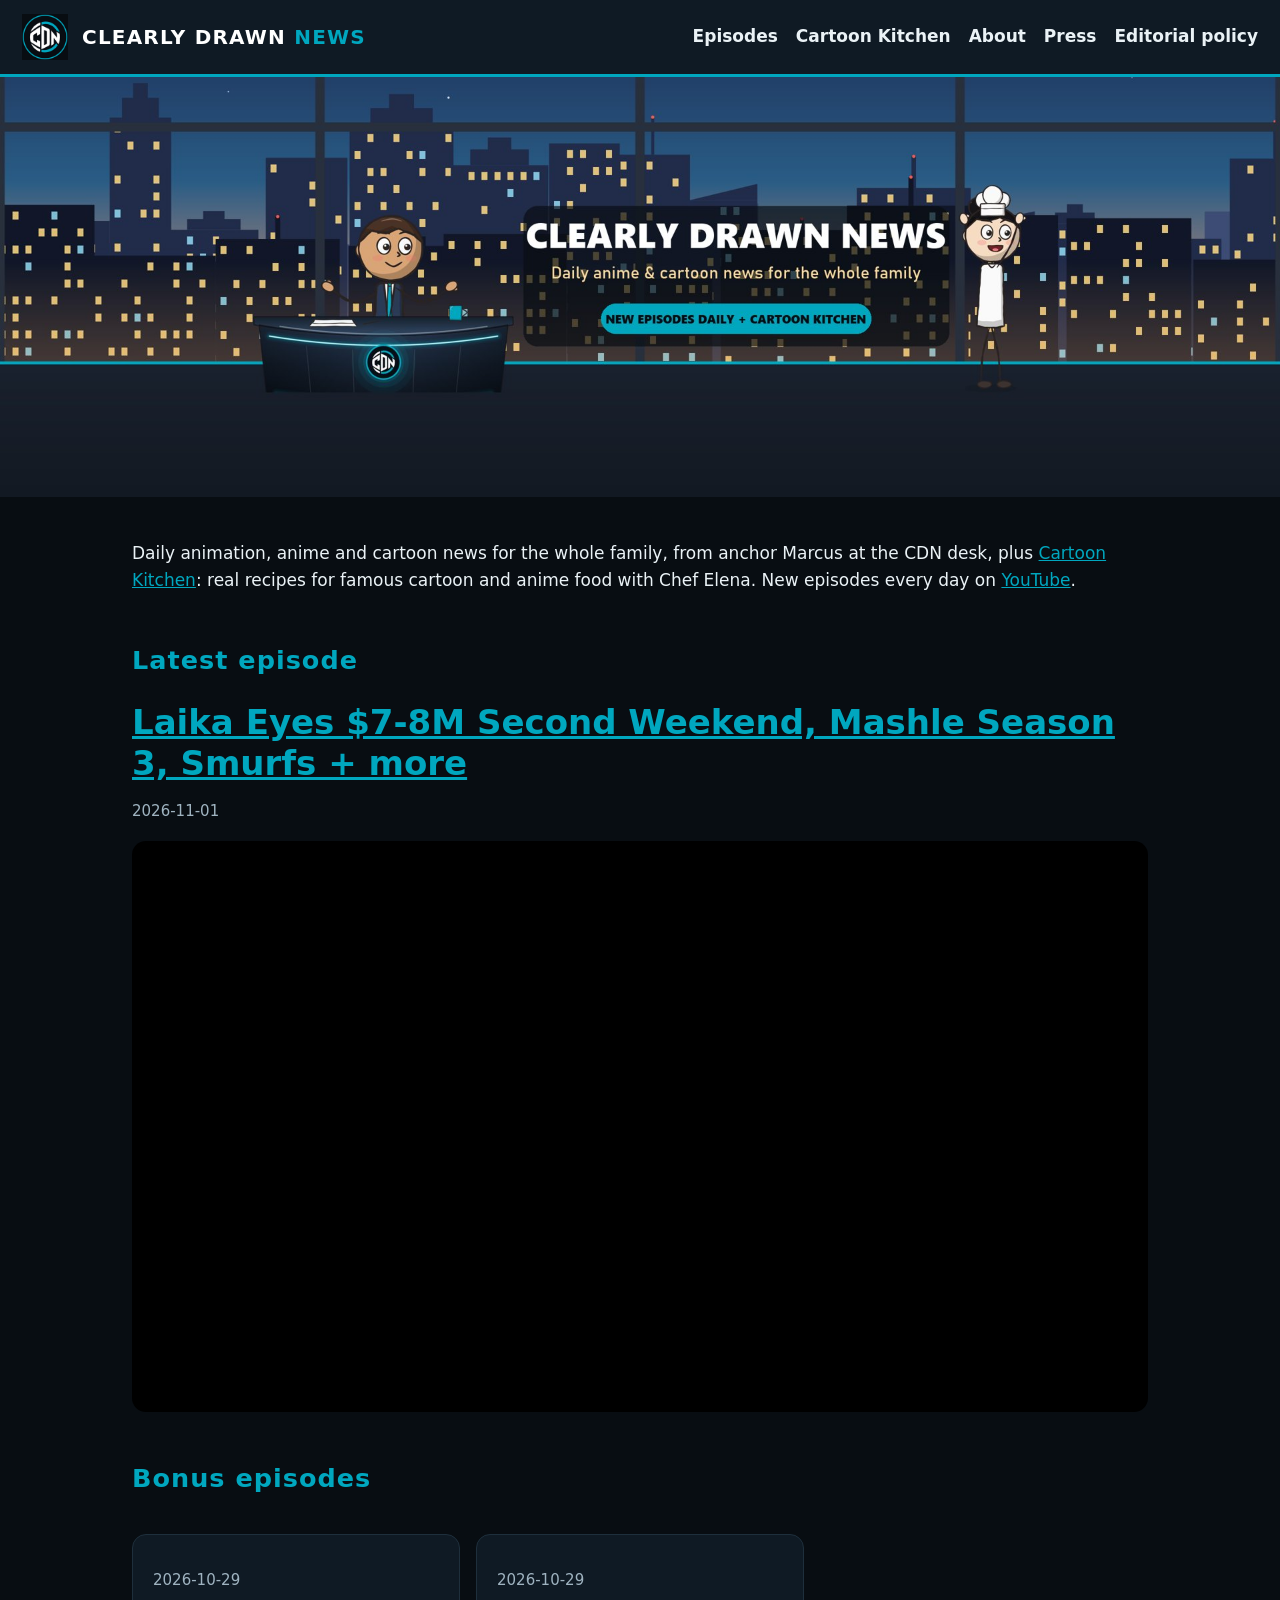
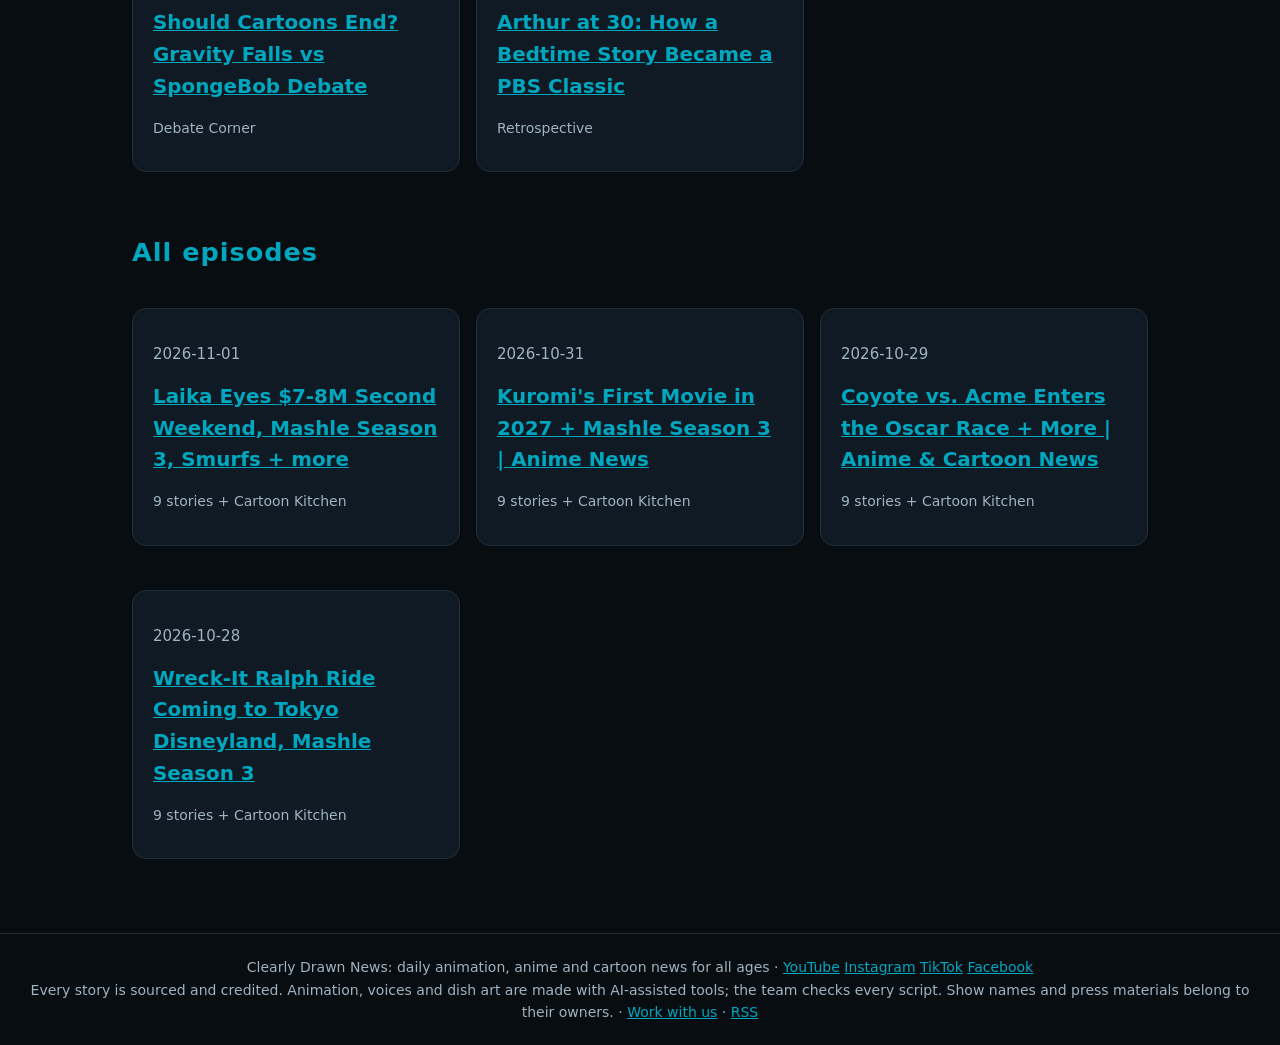
<file: index.html>
<!doctype html><html lang="en"><head><meta charset="utf-8">
<meta name="viewport" content="width=device-width,initial-scale=1">
<title>Clearly Drawn News: daily anime &amp; cartoon news</title><meta name="description" content="Daily anime &amp; cartoon news for the whole family.">
<meta property="og:title" content="Clearly Drawn News: daily anime &amp; cartoon news"><meta property="og:description" content="Daily anime &amp; cartoon news for the whole family.">
<meta property="og:image" content="https://snapwave333.github.io/clearlydrawnnews/assets/banner.jpg"><meta name="twitter:card" content="summary_large_image">
<link rel="icon" href="assets/logo.png"><link rel="alternate" type="application/rss+xml" title="Clearly Drawn News" href="feed.xml">
<link rel="stylesheet" href="assets/site.css"></head><body>
<header><img src="assets/logo.png" alt="CDN logo"><a class="name" href="index.html">CLEARLY DRAWN <span>NEWS</span></a>
<nav><a href="index.html">Episodes</a><a href="kitchen.html">Cartoon Kitchen</a><a href="about.html">About</a>
<a href="press.html">Press</a><a href="editorial.html">Editorial policy</a></nav></header>
<div class="hero"><img src="assets/banner.jpg" alt="Clearly Drawn News: Marcus at the CDN desk and Chef Elena"></div><main><p>Daily animation, anime and cartoon news for the whole family, from anchor Marcus at the
CDN desk, plus <a href="kitchen.html">Cartoon Kitchen</a>: real recipes for famous cartoon and anime food with Chef Elena.
New episodes every day on <a href="https://www.youtube.com/@ClearlyDrawnNews" rel="noopener">YouTube</a>.</p><h2>Latest episode</h2><h1><a href="episodes/news-2026-11-01.html">Laika Eyes $7-8M Second Weekend, Mashle Season 3, Smurfs + more</a></h1><p class="meta">2026-11-01</p><div class="video"><iframe src="https://www.youtube-nocookie.com/embed/JKHJPXpmWRI" title="Laika Eyes $7-8M Second Weekend, Mashle Season 3, Smurfs + more" allow="encrypted-media; picture-in-picture" allowfullscreen loading="lazy"></iframe></div><h2>Bonus episodes</h2><div class="grid"><div class="card"><p class="meta">2026-10-29</p><h3><a href="episodes/bonus-debate-2026-10-29.html">Should Cartoons End? Gravity Falls vs SpongeBob Debate</a></h3><p class="src">Debate Corner</p></div><div class="card"><p class="meta">2026-10-29</p><h3><a href="episodes/bonus-retro-2026-10-29.html">Arthur at 30: How a Bedtime Story Became a PBS Classic</a></h3><p class="src">Retrospective</p></div></div><h2>All episodes</h2><div class="grid"><div class="card"><p class="meta">2026-11-01</p><h3><a href="episodes/news-2026-11-01.html">Laika Eyes $7-8M Second Weekend, Mashle Season 3, Smurfs + more</a></h3><p class="src">9 stories + Cartoon Kitchen</p></div><div class="card"><p class="meta">2026-10-31</p><h3><a href="episodes/news-2026-10-31.html">Kuromi&#x27;s First Movie in 2027 + Mashle Season 3 | Anime News</a></h3><p class="src">9 stories + Cartoon Kitchen</p></div><div class="card"><p class="meta">2026-10-29</p><h3><a href="episodes/news-2026-10-29.html">Coyote vs. Acme Enters the Oscar Race + More | Anime &amp; Cartoon News</a></h3><p class="src">9 stories + Cartoon Kitchen</p></div><div class="card"><p class="meta">2026-10-28</p><h3><a href="episodes/news-2026-10-28.html">Wreck-It Ralph Ride Coming to Tokyo Disneyland, Mashle Season 3</a></h3><p class="src">9 stories + Cartoon Kitchen</p></div></div></main>
<footer>Clearly Drawn News: daily animation, anime and cartoon news for all ages · <a href="https://www.youtube.com/@ClearlyDrawnNews" rel="noopener">YouTube</a> <a href="https://www.instagram.com/snapwave/" rel="noopener">Instagram</a> <a href="https://www.tiktok.com/@clearlydrawnlessons" rel="noopener">TikTok</a> <a href="https://www.facebook.com/profile.php?id=61596142346335" rel="noopener">Facebook</a><br>
Every story is sourced and credited. Animation, voices and dish art are made with AI-assisted tools; the team checks
every script. Show names and press materials belong to their owners. · <a href="sponsor.html">Work with us</a> ·
<a href="feed.xml">RSS</a></footer>
</body></html>
</file>
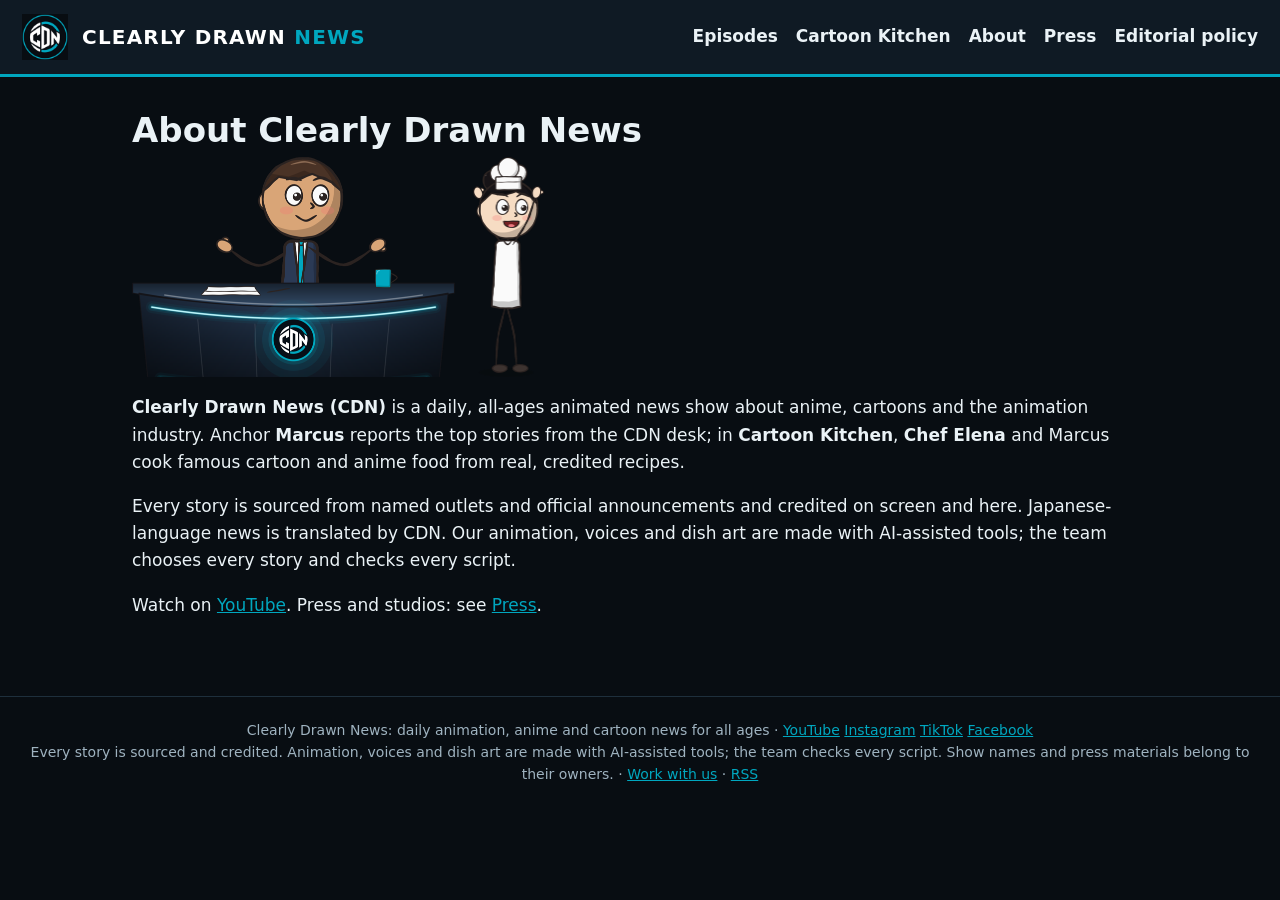
<file: about.html>
<!doctype html><html lang="en"><head><meta charset="utf-8">
<meta name="viewport" content="width=device-width,initial-scale=1">
<title>About | Clearly Drawn News</title><meta name="description" content="Daily anime &amp; cartoon news for the whole family.">
<meta property="og:title" content="About | Clearly Drawn News"><meta property="og:description" content="Daily anime &amp; cartoon news for the whole family.">
<meta property="og:image" content="https://snapwave333.github.io/clearlydrawnnews/assets/banner.jpg"><meta name="twitter:card" content="summary_large_image">
<link rel="icon" href="assets/logo.png"><link rel="alternate" type="application/rss+xml" title="Clearly Drawn News" href="feed.xml">
<link rel="stylesheet" href="assets/site.css"></head><body>
<header><img src="assets/logo.png" alt="CDN logo"><a class="name" href="index.html">CLEARLY DRAWN <span>NEWS</span></a>
<nav><a href="index.html">Episodes</a><a href="kitchen.html">Cartoon Kitchen</a><a href="about.html">About</a>
<a href="press.html">Press</a><a href="editorial.html">Editorial policy</a></nav></header>
<main><h1>About Clearly Drawn News</h1><div class="cast"><img src="assets/marcus_desk.png" alt="Marcus at the CDN desk"><img src="assets/elena.png" alt="Chef Elena"></div><p><strong>Clearly Drawn News (CDN)</strong> is a daily, all-ages animated news show about anime, cartoons and the animation industry. Anchor <strong>Marcus</strong> reports the top stories from the CDN desk; in <strong>Cartoon Kitchen</strong>, <strong>Chef Elena</strong> and Marcus cook famous cartoon and anime food from real, credited recipes.</p><p>Every story is sourced from named outlets and official announcements and credited on screen and here. Japanese-language news is translated by CDN. Our animation, voices and dish art are made with AI-assisted tools; the team chooses every story and checks every script.</p><p>Watch on <a href="https://www.youtube.com/@ClearlyDrawnNews" rel="noopener">YouTube</a>. Press and studios: see <a href="press.html">Press</a>.</p></main>
<footer>Clearly Drawn News: daily animation, anime and cartoon news for all ages · <a href="https://www.youtube.com/@ClearlyDrawnNews" rel="noopener">YouTube</a> <a href="https://www.instagram.com/snapwave/" rel="noopener">Instagram</a> <a href="https://www.tiktok.com/@clearlydrawnlessons" rel="noopener">TikTok</a> <a href="https://www.facebook.com/profile.php?id=61596142346335" rel="noopener">Facebook</a><br>
Every story is sourced and credited. Animation, voices and dish art are made with AI-assisted tools; the team checks
every script. Show names and press materials belong to their owners. · <a href="sponsor.html">Work with us</a> ·
<a href="feed.xml">RSS</a></footer>
</body></html>
</file>
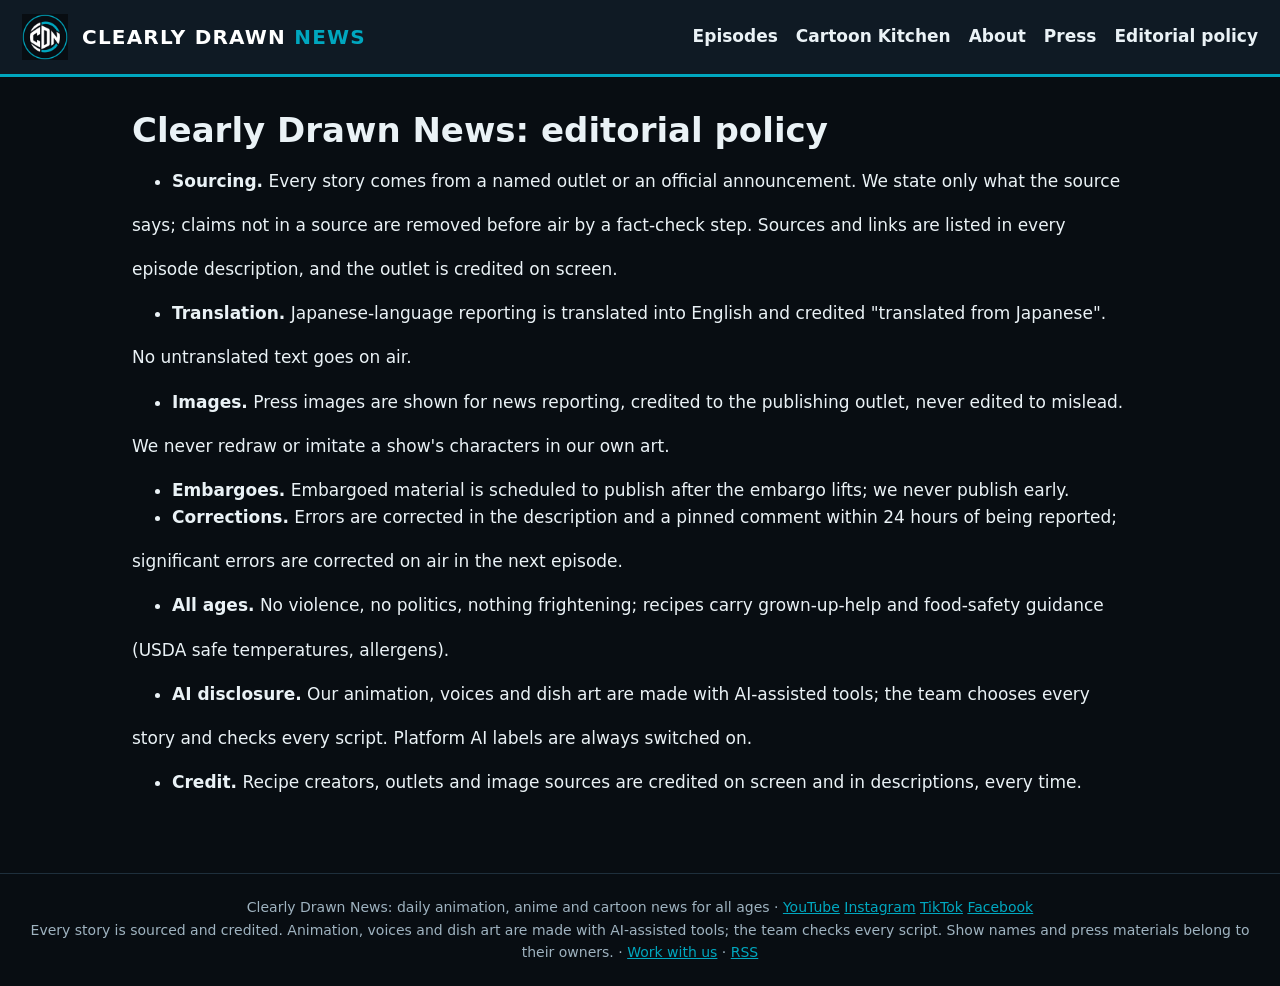
<file: editorial.html>
<!doctype html><html lang="en"><head><meta charset="utf-8">
<meta name="viewport" content="width=device-width,initial-scale=1">
<title>Editorial policy | Clearly Drawn News</title><meta name="description" content="Daily anime &amp; cartoon news for the whole family.">
<meta property="og:title" content="Editorial policy | Clearly Drawn News"><meta property="og:description" content="Daily anime &amp; cartoon news for the whole family.">
<meta property="og:image" content="https://snapwave333.github.io/clearlydrawnnews/assets/banner.jpg"><meta name="twitter:card" content="summary_large_image">
<link rel="icon" href="assets/logo.png"><link rel="alternate" type="application/rss+xml" title="Clearly Drawn News" href="feed.xml">
<link rel="stylesheet" href="assets/site.css"></head><body>
<header><img src="assets/logo.png" alt="CDN logo"><a class="name" href="index.html">CLEARLY DRAWN <span>NEWS</span></a>
<nav><a href="index.html">Episodes</a><a href="kitchen.html">Cartoon Kitchen</a><a href="about.html">About</a>
<a href="press.html">Press</a><a href="editorial.html">Editorial policy</a></nav></header>
<main><h1>Clearly Drawn News: editorial policy</h1>
<ul>
<li><strong>Sourcing.</strong> Every story comes from a named outlet or an official announcement. We state only what the source</li>
</ul>
<p>   says; claims not in a source are removed before air by a fact-check step. Sources and links are listed in every</p>
<p>   episode description, and the outlet is credited on screen.</p>
<ul>
<li><strong>Translation.</strong> Japanese-language reporting is translated into English and credited &quot;translated from Japanese&quot;.</li>
</ul>
<p>   No untranslated text goes on air.</p>
<ul>
<li><strong>Images.</strong> Press images are shown for news reporting, credited to the publishing outlet, never edited to mislead.</li>
</ul>
<p>   We never redraw or imitate a show&#x27;s characters in our own art.</p>
<ul>
<li><strong>Embargoes.</strong> Embargoed material is scheduled to publish after the embargo lifts; we never publish early.</li>
<li><strong>Corrections.</strong> Errors are corrected in the description and a pinned comment within 24 hours of being reported;</li>
</ul>
<p>   significant errors are corrected on air in the next episode.</p>
<ul>
<li><strong>All ages.</strong> No violence, no politics, nothing frightening; recipes carry grown-up-help and food-safety guidance</li>
</ul>
<p>   (USDA safe temperatures, allergens).</p>
<ul>
<li><strong>AI disclosure.</strong> Our animation, voices and dish art are made with AI-assisted tools; the team chooses every</li>
</ul>
<p>   story and checks every script. Platform AI labels are always switched on.</p>
<ul>
<li><strong>Credit.</strong> Recipe creators, outlets and image sources are credited on screen and in descriptions, every time.</li>
</ul></main>
<footer>Clearly Drawn News: daily animation, anime and cartoon news for all ages · <a href="https://www.youtube.com/@ClearlyDrawnNews" rel="noopener">YouTube</a> <a href="https://www.instagram.com/snapwave/" rel="noopener">Instagram</a> <a href="https://www.tiktok.com/@clearlydrawnlessons" rel="noopener">TikTok</a> <a href="https://www.facebook.com/profile.php?id=61596142346335" rel="noopener">Facebook</a><br>
Every story is sourced and credited. Animation, voices and dish art are made with AI-assisted tools; the team checks
every script. Show names and press materials belong to their owners. · <a href="sponsor.html">Work with us</a> ·
<a href="feed.xml">RSS</a></footer>
</body></html>
</file>
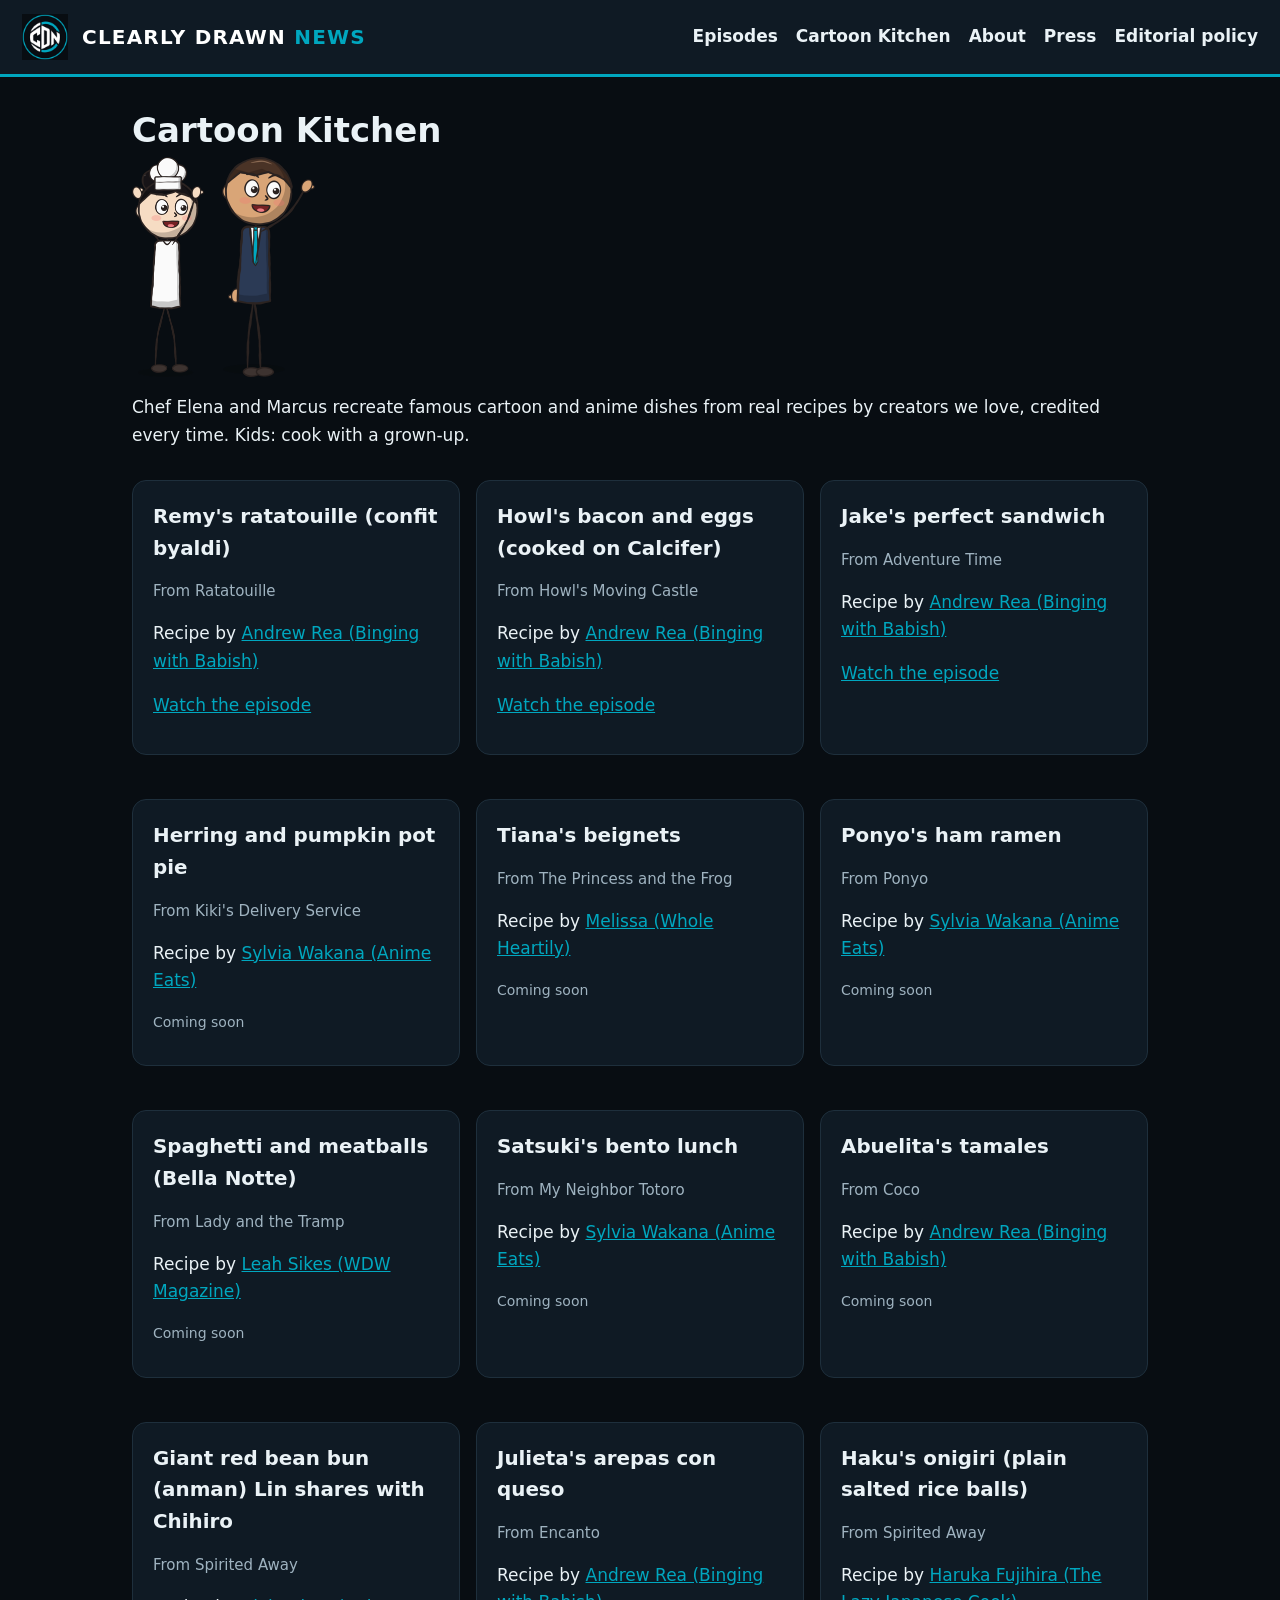
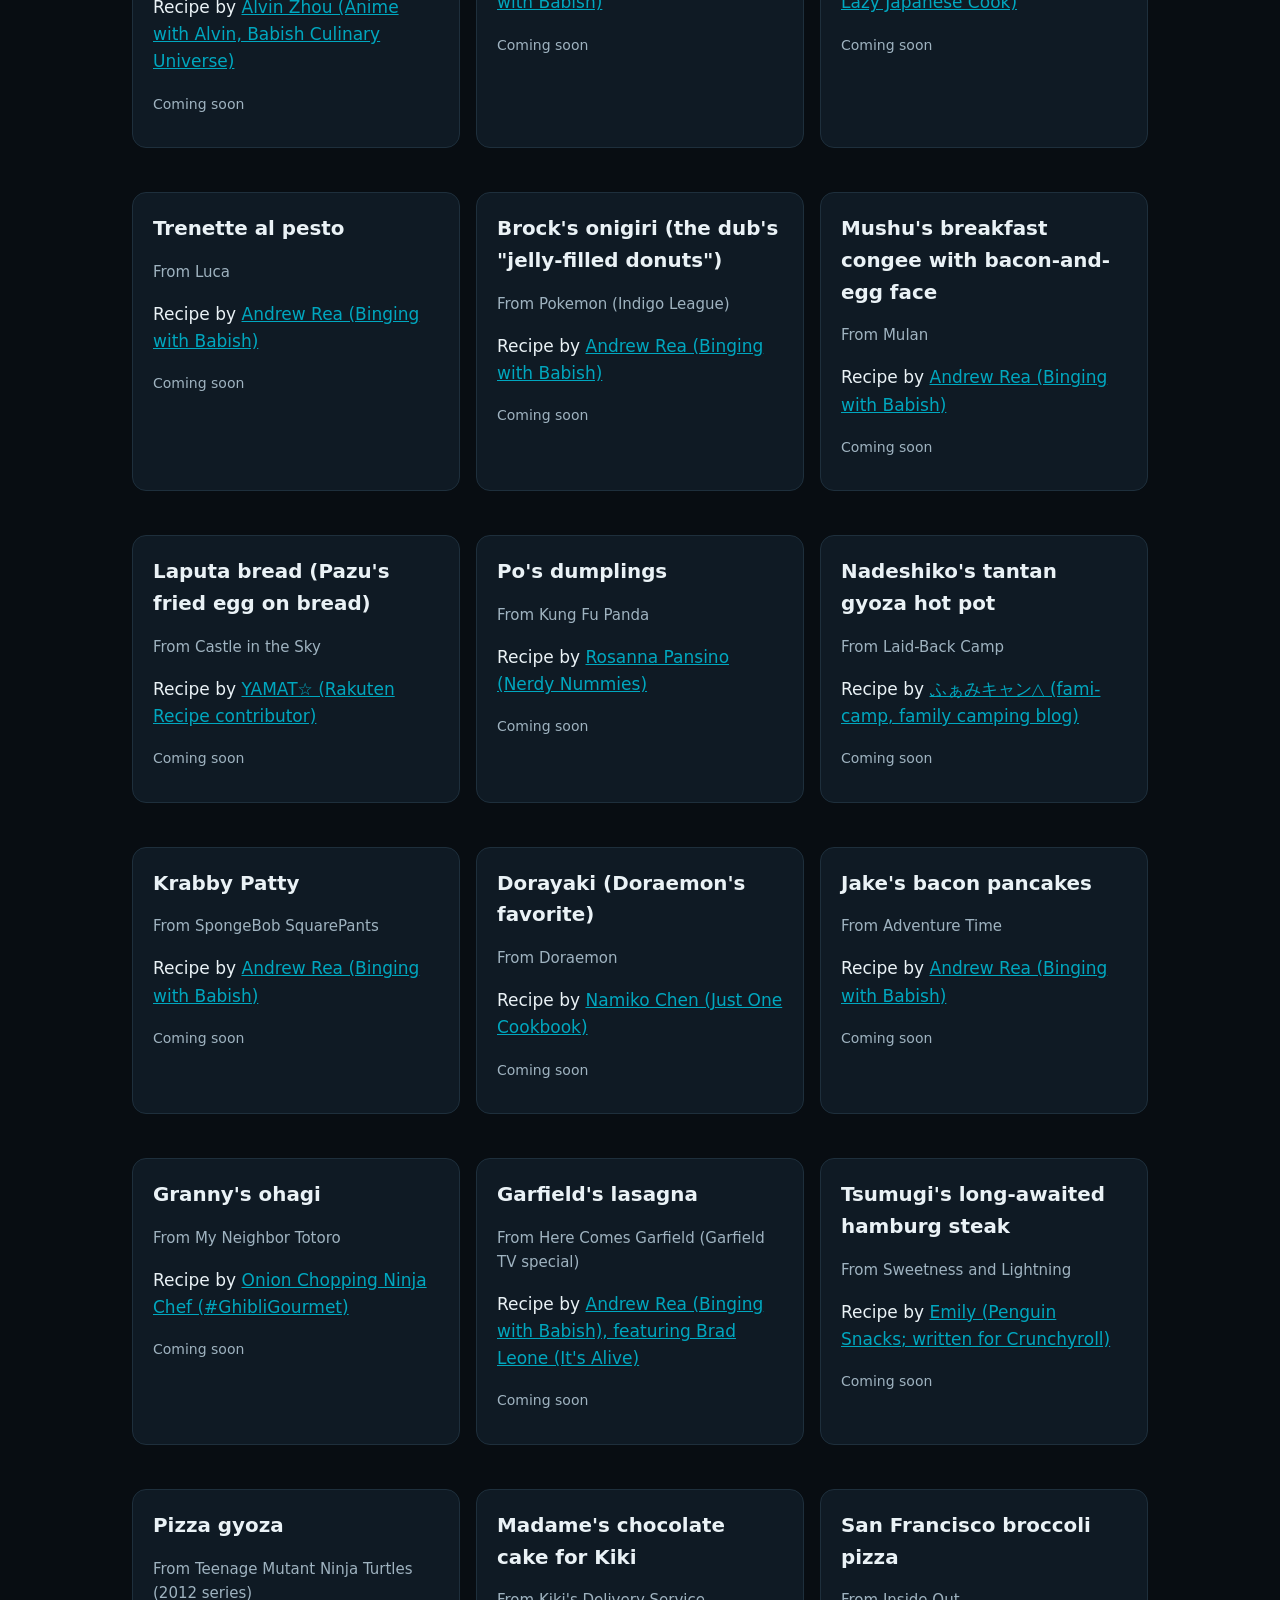
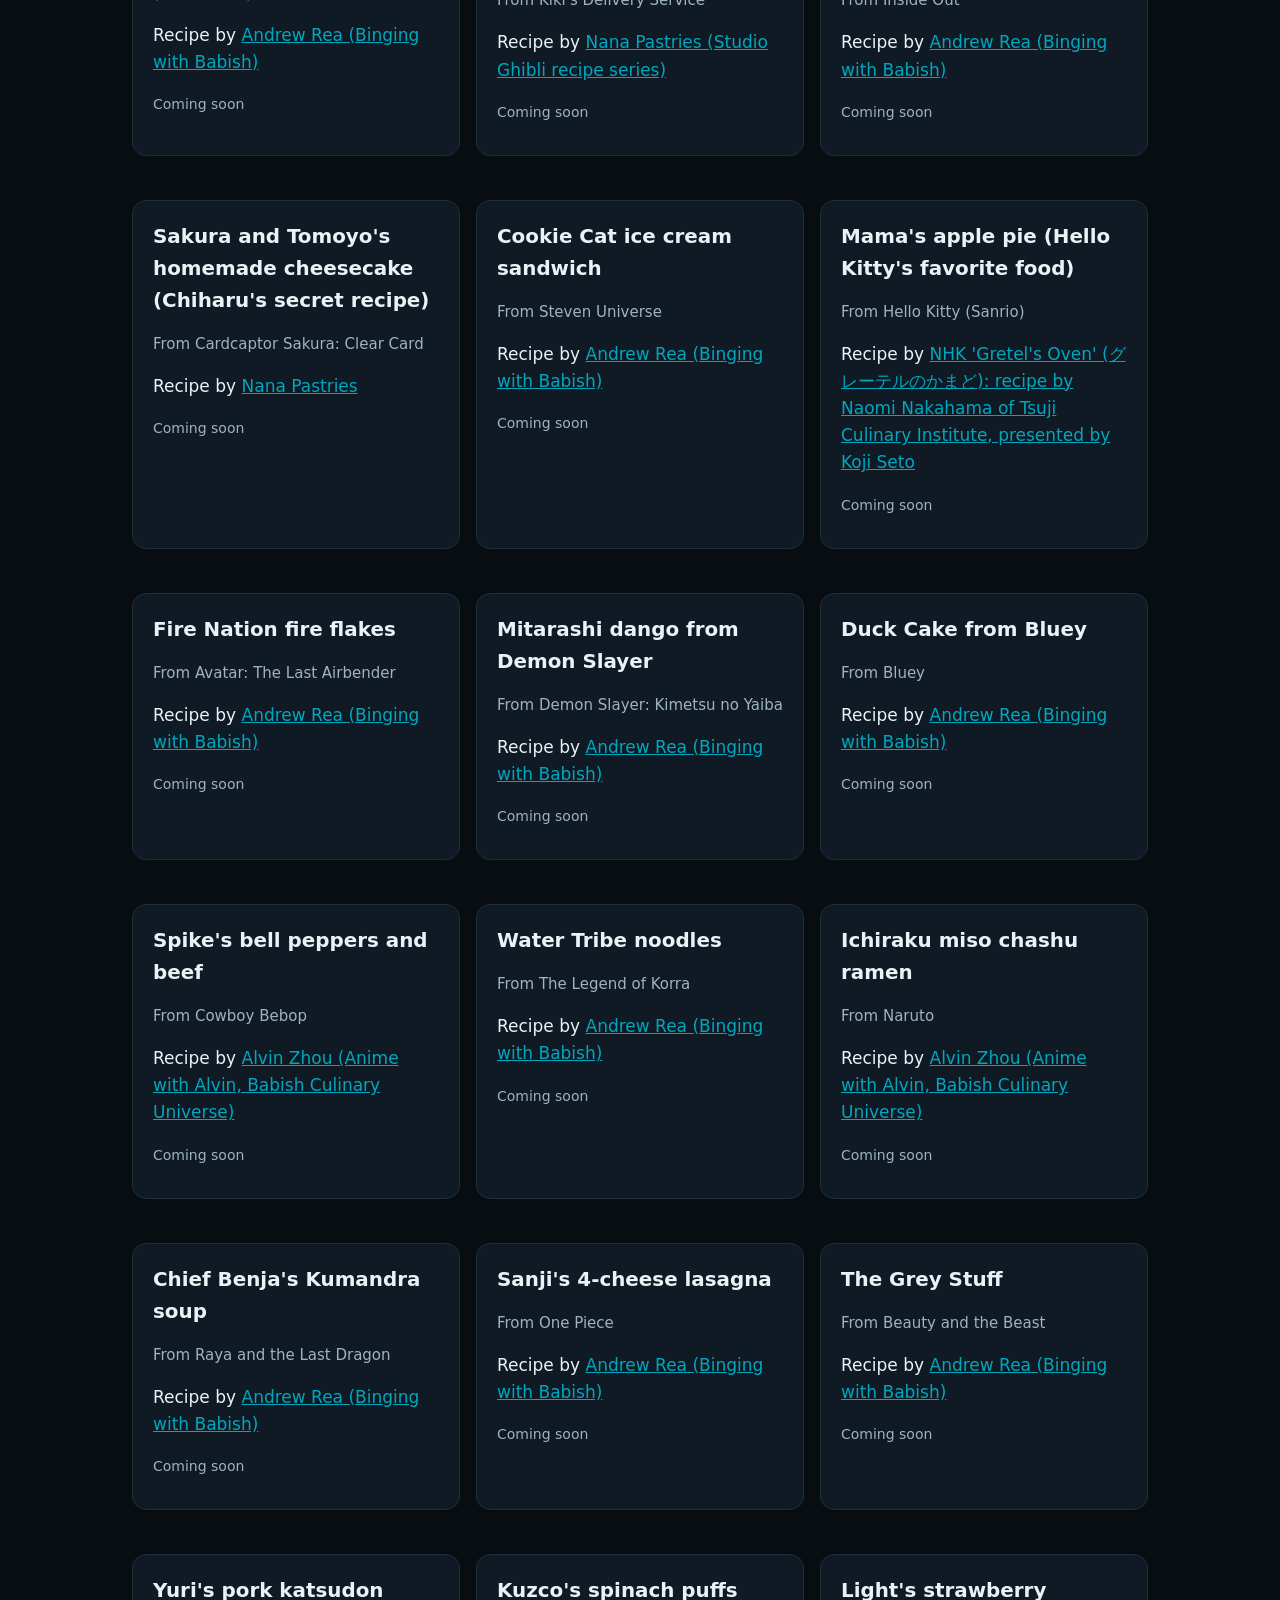
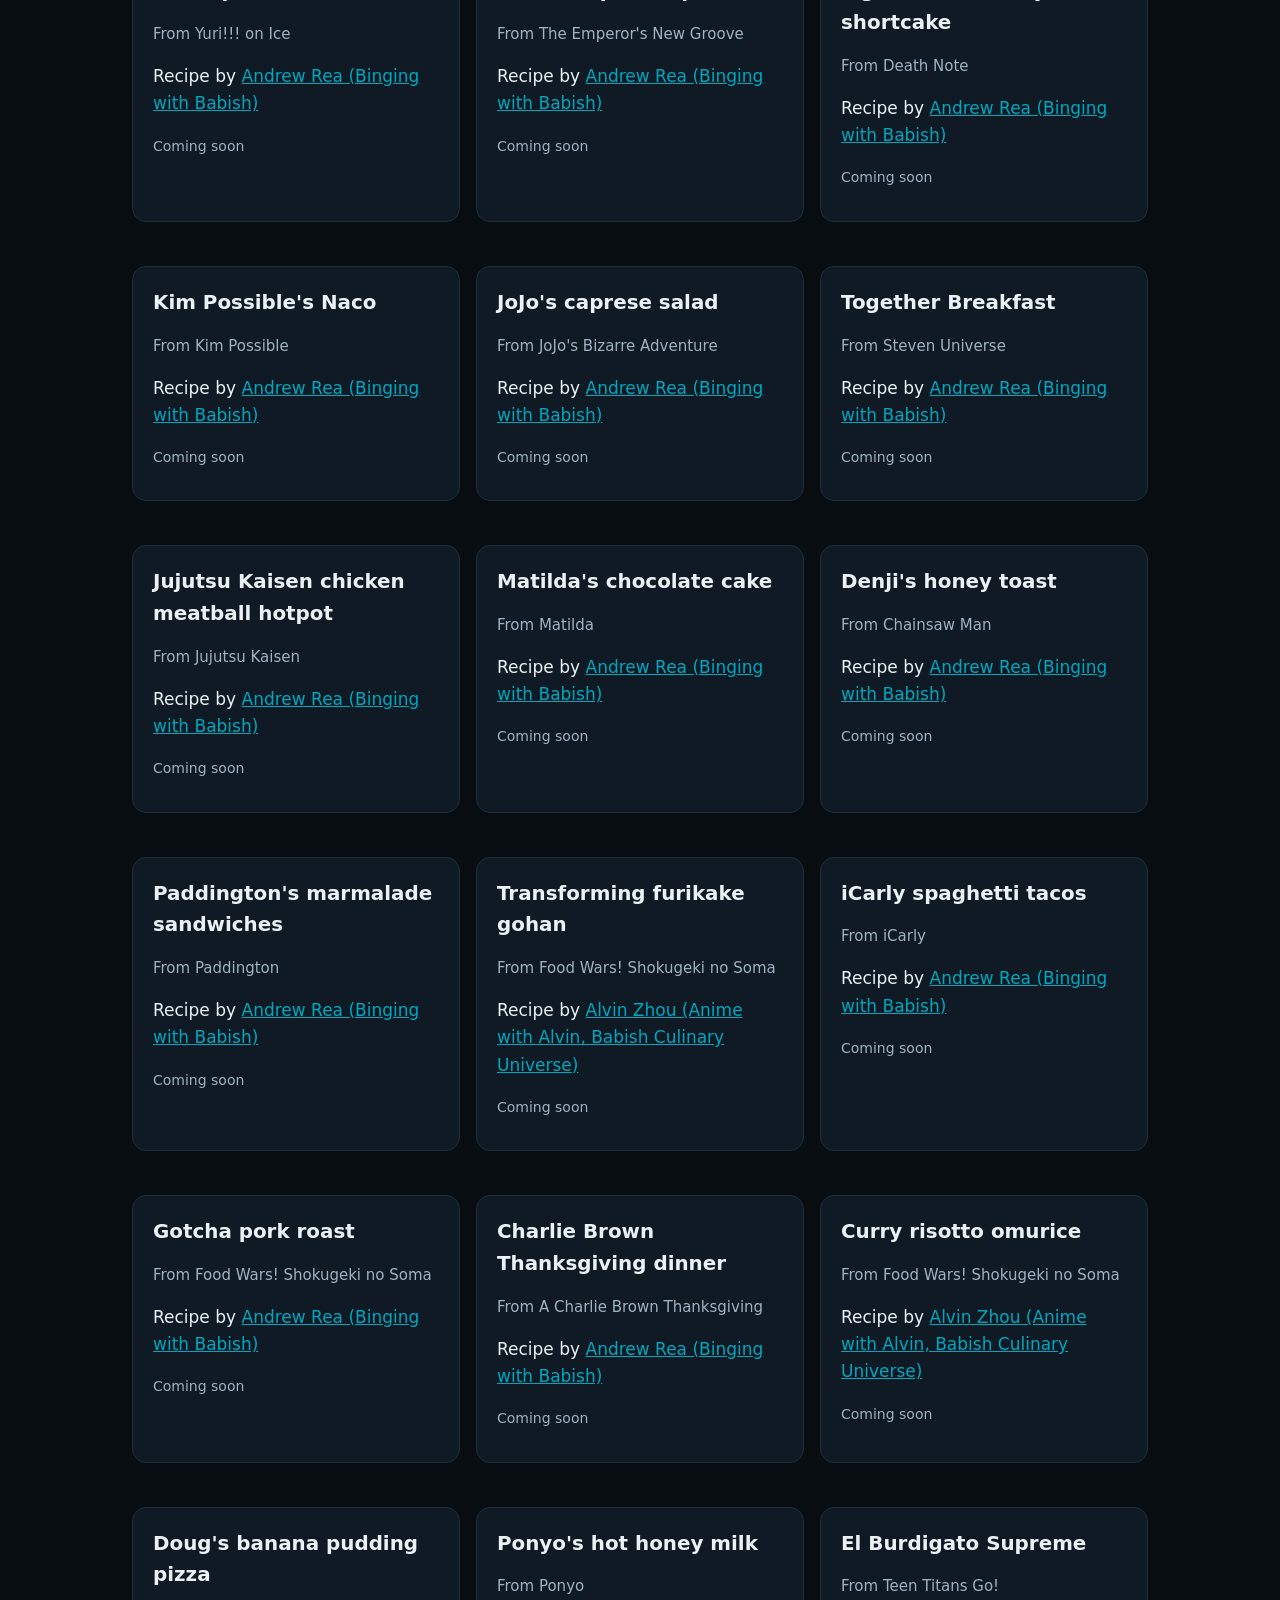
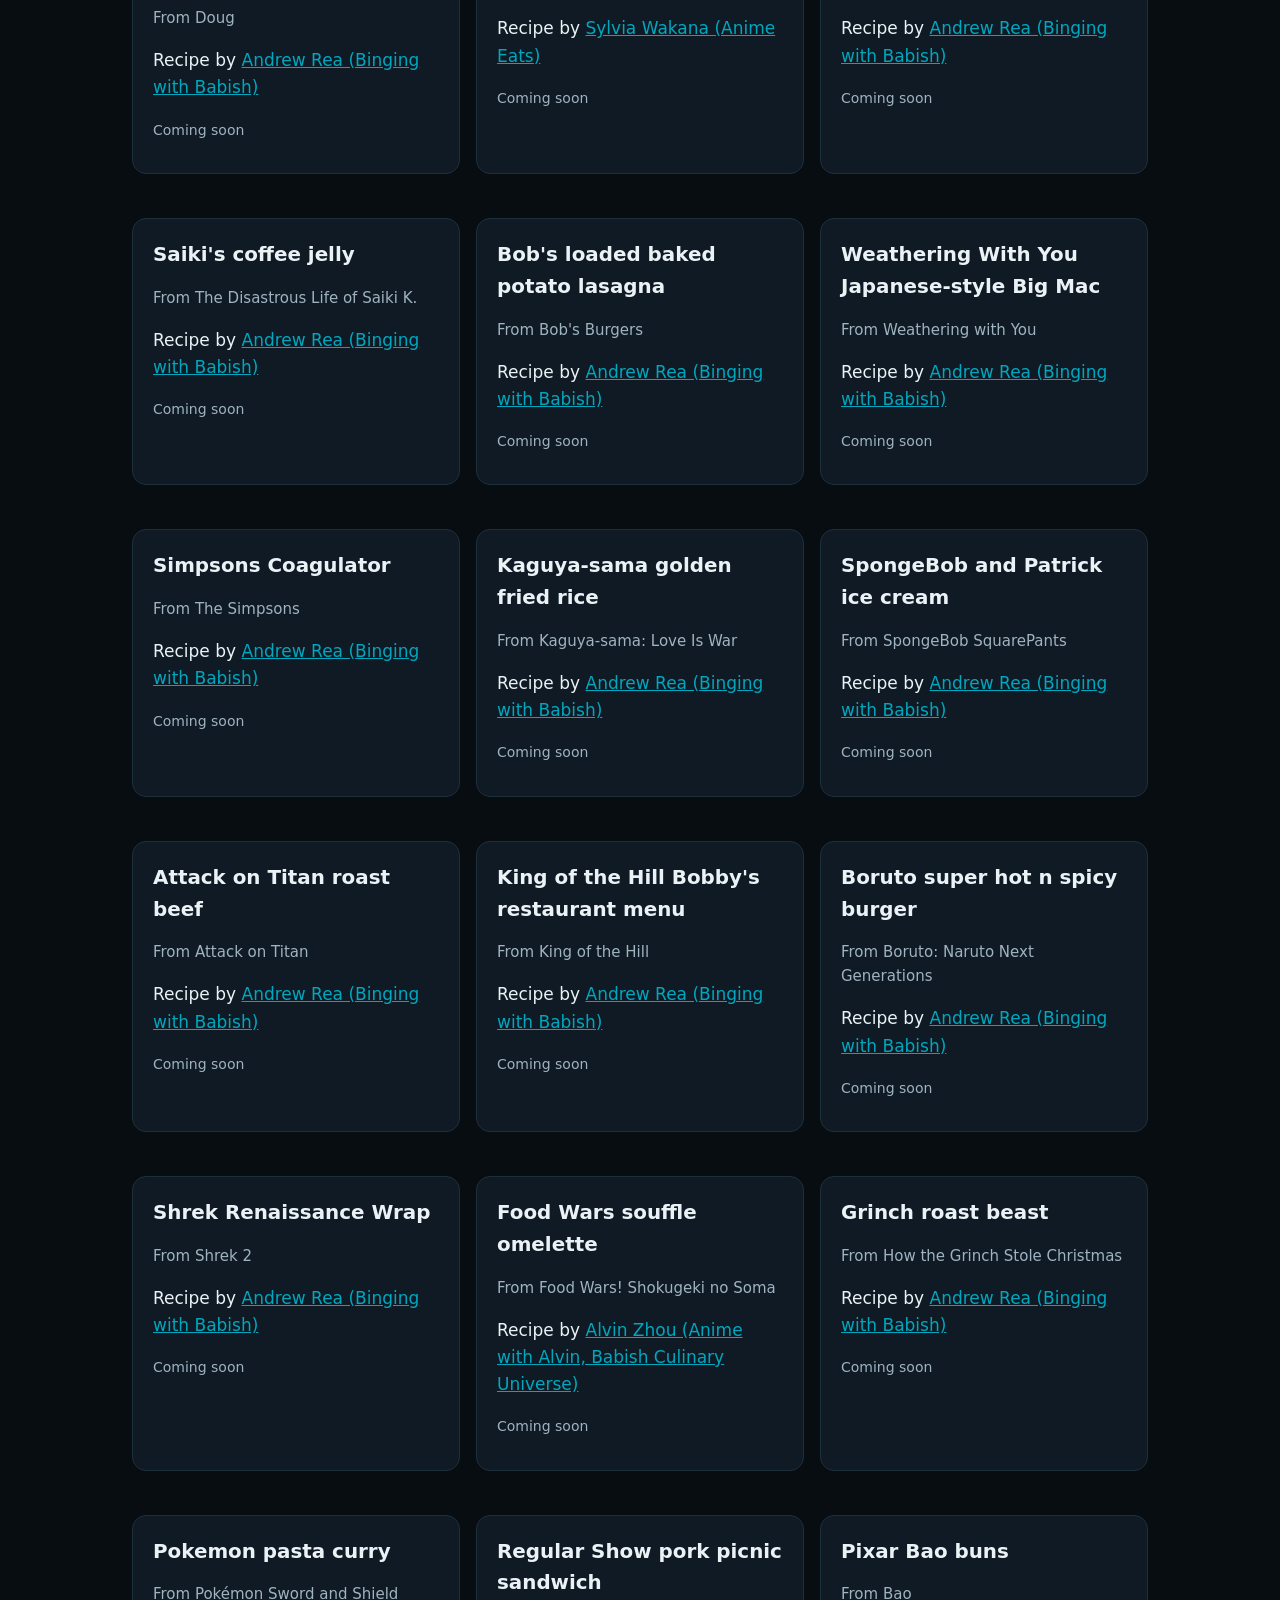
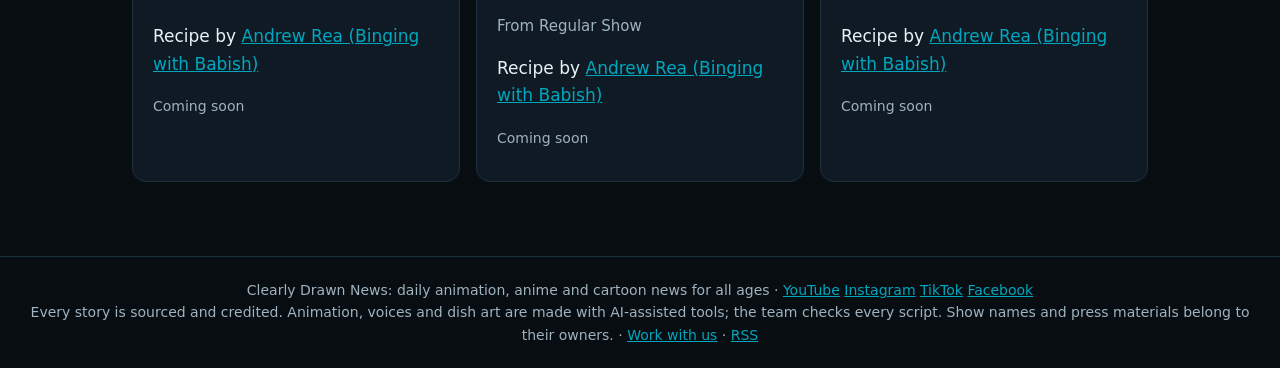
<file: kitchen.html>
<!doctype html><html lang="en"><head><meta charset="utf-8">
<meta name="viewport" content="width=device-width,initial-scale=1">
<title>Cartoon Kitchen | Clearly Drawn News</title><meta name="description" content="Daily anime &amp; cartoon news for the whole family.">
<meta property="og:title" content="Cartoon Kitchen | Clearly Drawn News"><meta property="og:description" content="Daily anime &amp; cartoon news for the whole family.">
<meta property="og:image" content="https://snapwave333.github.io/clearlydrawnnews/assets/banner.jpg"><meta name="twitter:card" content="summary_large_image">
<link rel="icon" href="assets/logo.png"><link rel="alternate" type="application/rss+xml" title="Clearly Drawn News" href="feed.xml">
<link rel="stylesheet" href="assets/site.css"></head><body>
<header><img src="assets/logo.png" alt="CDN logo"><a class="name" href="index.html">CLEARLY DRAWN <span>NEWS</span></a>
<nav><a href="index.html">Episodes</a><a href="kitchen.html">Cartoon Kitchen</a><a href="about.html">About</a>
<a href="press.html">Press</a><a href="editorial.html">Editorial policy</a></nav></header>
<main><h1>Cartoon Kitchen</h1><div class="cast"><img src="assets/elena.png" alt="Chef Elena"><img src="assets/marcus.png" alt="Marcus"></div><p>Chef Elena and Marcus recreate famous cartoon and anime dishes from real recipes by creators we love, credited every time. Kids: cook with a grown-up.</p><div class="grid"><div class="card kitchen"><h3>Remy&#x27;s ratatouille (confit byaldi)</h3><p class="meta">From Ratatouille</p><p>Recipe by <a href="https://www.babi.sh/recipes/ratatouille" rel="noopener">Andrew Rea (Binging with Babish)</a></p><p><a href="episodes/news-2026-10-28.html">Watch the episode</a></p></div><div class="card kitchen"><h3>Howl&#x27;s bacon and eggs (cooked on Calcifer)</h3><p class="meta">From Howl&#x27;s Moving Castle</p><p>Recipe by <a href="https://www.babi.sh/recipes/orangemochafrapp-fpm9l" rel="noopener">Andrew Rea (Binging with Babish)</a></p><p><a href="episodes/news-2026-10-29.html">Watch the episode</a></p></div><div class="card kitchen"><h3>Jake&#x27;s perfect sandwich</h3><p class="meta">From Adventure Time</p><p>Recipe by <a href="https://www.babi.sh/recipes/adventure-time-sandwich" rel="noopener">Andrew Rea (Binging with Babish)</a></p><p><a href="episodes/news-2026-10-31.html">Watch the episode</a></p></div><div class="card kitchen"><h3>Herring and pumpkin pot pie</h3><p class="meta">From Kiki&#x27;s Delivery Service</p><p>Recipe by <a href="https://sylviawakana.com/kiki-pie/" rel="noopener">Sylvia Wakana (Anime Eats)</a></p><p class="src">Coming soon</p></div><div class="card kitchen"><h3>Tiana&#x27;s beignets</h3><p class="meta">From The Princess and the Frog</p><p>Recipe by <a href="https://wholeheartily.com/2021/11/15/tianasbeignetrecipe/" rel="noopener">Melissa (Whole Heartily)</a></p><p class="src">Coming soon</p></div><div class="card kitchen"><h3>Ponyo&#x27;s ham ramen</h3><p class="meta">From Ponyo</p><p>Recipe by <a href="https://sylviawakana.com/ponyo-ramen/" rel="noopener">Sylvia Wakana (Anime Eats)</a></p><p class="src">Coming soon</p></div><div class="card kitchen"><h3>Spaghetti and meatballs (Bella Notte)</h3><p class="meta">From Lady and the Tramp</p><p>Recipe by <a href="https://www.wdw-magazine.com/lady-and-the-tramp-spaghetti-and-meatballs-recipe/" rel="noopener">Leah Sikes (WDW Magazine)</a></p><p class="src">Coming soon</p></div><div class="card kitchen"><h3>Satsuki&#x27;s bento lunch</h3><p class="meta">From My Neighbor Totoro</p><p>Recipe by <a href="https://sylviawakana.com/totoro-bento/" rel="noopener">Sylvia Wakana (Anime Eats)</a></p><p class="src">Coming soon</p></div><div class="card kitchen"><h3>Abuelita&#x27;s tamales</h3><p class="meta">From Coco</p><p>Recipe by <a href="https://www.babi.sh/recipes/tamalesfromcoco" rel="noopener">Andrew Rea (Binging with Babish)</a></p><p class="src">Coming soon</p></div><div class="card kitchen"><h3>Giant red bean bun (anman) Lin shares with Chihiro</h3><p class="meta">From Spirited Away</p><p>Recipe by <a href="https://www.babi.sh/recipes/giant-red-bean-bun-inspired-by-spirited-away" rel="noopener">Alvin Zhou (Anime with Alvin, Babish Culinary Universe)</a></p><p class="src">Coming soon</p></div><div class="card kitchen"><h3>Julieta&#x27;s arepas con queso</h3><p class="meta">From Encanto</p><p>Recipe by <a href="https://www.babi.sh/recipes/arepas-con-queso-encanto" rel="noopener">Andrew Rea (Binging with Babish)</a></p><p class="src">Coming soon</p></div><div class="card kitchen"><h3>Haku&#x27;s onigiri (plain salted rice balls)</h3><p class="meta">From Spirited Away</p><p>Recipe by <a href="https://harukafujihira.wordpress.com/2013/09/10/thank-you-hayao-miyazaki-studio-ghibli-recipe-2/" rel="noopener">Haruka Fujihira (The Lazy Japanese Cook)</a></p><p class="src">Coming soon</p></div><div class="card kitchen"><h3>Trenette al pesto</h3><p class="meta">From Luca</p><p>Recipe by <a href="https://www.babi.sh/recipes/trenette-el-pesto-luca" rel="noopener">Andrew Rea (Binging with Babish)</a></p><p class="src">Coming soon</p></div><div class="card kitchen"><h3>Brock&#x27;s onigiri (the dub&#x27;s &quot;jelly-filled donuts&quot;)</h3><p class="meta">From Pokemon (Indigo League)</p><p>Recipe by <a href="https://www.babi.sh/recipes/brocksonigiri" rel="noopener">Andrew Rea (Binging with Babish)</a></p><p class="src">Coming soon</p></div><div class="card kitchen"><h3>Mushu&#x27;s breakfast congee with bacon-and-egg face</h3><p class="meta">From Mulan</p><p>Recipe by <a href="https://www.babi.sh/recipes/mulancongee" rel="noopener">Andrew Rea (Binging with Babish)</a></p><p class="src">Coming soon</p></div><div class="card kitchen"><h3>Laputa bread (Pazu&#x27;s fried egg on bread)</h3><p class="meta">From Castle in the Sky</p><p>Recipe by <a href="https://recipe.rakuten.co.jp/recipe/1200007374/" rel="noopener">YAMAT☆ (Rakuten Recipe contributor)</a></p><p class="src">Coming soon</p></div><div class="card kitchen"><h3>Po&#x27;s dumplings</h3><p class="meta">From Kung Fu Panda</p><p>Recipe by <a href="https://rosannapansino.com/blogs/recipes/kung-fu-panda-dumplings-2" rel="noopener">Rosanna Pansino (Nerdy Nummies)</a></p><p class="src">Coming soon</p></div><div class="card kitchen"><h3>Nadeshiko&#x27;s tantan gyoza hot pot</h3><p class="meta">From Laid-Back Camp</p><p>Recipe by <a href="https://fami-camp.com/yurucamp_tantangyouzanabe/" rel="noopener">ふぁみキャン△ (fami-camp, family camping blog)</a></p><p class="src">Coming soon</p></div><div class="card kitchen"><h3>Krabby Patty</h3><p class="meta">From SpongeBob SquarePants</p><p>Recipe by <a href="https://www.babi.sh/recipes/krabby-patty-inspired-by-spongebob-squarepants" rel="noopener">Andrew Rea (Binging with Babish)</a></p><p class="src">Coming soon</p></div><div class="card kitchen"><h3>Dorayaki (Doraemon&#x27;s favorite)</h3><p class="meta">From Doraemon</p><p>Recipe by <a href="https://www.justonecookbook.com/dorayaki/" rel="noopener">Namiko Chen (Just One Cookbook)</a></p><p class="src">Coming soon</p></div><div class="card kitchen"><h3>Jake&#x27;s bacon pancakes</h3><p class="meta">From Adventure Time</p><p>Recipe by <a href="https://www.babi.sh/recipes/adventuretimespecial" rel="noopener">Andrew Rea (Binging with Babish)</a></p><p class="src">Coming soon</p></div><div class="card kitchen"><h3>Granny&#x27;s ohagi</h3><p class="meta">From My Neighbor Totoro</p><p>Recipe by <a href="https://www.tumblr.com/onionchoppingninja/163924284893/ohagi-traditional-from-my-neighbour-totoro-happy" rel="noopener">Onion Chopping Ninja Chef (#GhibliGourmet)</a></p><p class="src">Coming soon</p></div><div class="card kitchen"><h3>Garfield&#x27;s lasagna</h3><p class="meta">From Here Comes Garfield (Garfield TV special)</p><p>Recipe by <a href="https://www.babi.sh/recipes/lasagna" rel="noopener">Andrew Rea (Binging with Babish), featuring Brad Leone (It&#x27;s Alive)</a></p><p class="src">Coming soon</p></div><div class="card kitchen"><h3>Tsumugi&#x27;s long-awaited hamburg steak</h3><p class="meta">From Sweetness and Lightning</p><p>Recipe by <a href="https://yumpenguinsnacks.wordpress.com/2016/07/28/crunchyroll-7-hamburger-steak-from-sweetness-and-lightning/" rel="noopener">Emily (Penguin Snacks; written for Crunchyroll)</a></p><p class="src">Coming soon</p></div><div class="card kitchen"><h3>Pizza gyoza</h3><p class="meta">From Teenage Mutant Ninja Turtles (2012 series)</p><p>Recipe by <a href="https://www.babi.sh/recipes/pizza-gyoza-tmnt" rel="noopener">Andrew Rea (Binging with Babish)</a></p><p class="src">Coming soon</p></div><div class="card kitchen"><h3>Madame&#x27;s chocolate cake for Kiki</h3><p class="meta">From Kiki&#x27;s Delivery Service</p><p>Recipe by <a href="https://nanapastries.com/chocolate-cake-kikis-delivery-service/" rel="noopener">Nana Pastries (Studio Ghibli recipe series)</a></p><p class="src">Coming soon</p></div><div class="card kitchen"><h3>San Francisco broccoli pizza</h3><p class="meta">From Inside Out</p><p>Recipe by <a href="https://www.babi.sh/recipes/sourdough-broccoli-pizza-inside-out" rel="noopener">Andrew Rea (Binging with Babish)</a></p><p class="src">Coming soon</p></div><div class="card kitchen"><h3>Sakura and Tomoyo&#x27;s homemade cheesecake (Chiharu&#x27;s secret recipe)</h3><p class="meta">From Cardcaptor Sakura: Clear Card</p><p>Recipe by <a href="https://nanapastries.com/cardcaptor-sakura-no-bake-cheesecake/" rel="noopener">Nana Pastries</a></p><p class="src">Coming soon</p></div><div class="card kitchen"><h3>Cookie Cat ice cream sandwich</h3><p class="meta">From Steven Universe</p><p>Recipe by <a href="https://www.babi.sh/recipes/cookie-cat-steven-universe" rel="noopener">Andrew Rea (Binging with Babish)</a></p><p class="src">Coming soon</p></div><div class="card kitchen"><h3>Mama&#x27;s apple pie (Hello Kitty&#x27;s favorite food)</h3><p class="meta">From Hello Kitty (Sanrio)</p><p>Recipe by <a href="https://www.tsuji.ac.jp/hotnews/cat621/cat709/post-864.html" rel="noopener">NHK &#x27;Gretel&#x27;s Oven&#x27; (グレーテルのかまど): recipe by Naomi Nakahama of Tsuji Culinary Institute, presented by Koji Seto</a></p><p class="src">Coming soon</p></div><div class="card kitchen"><h3>Fire Nation fire flakes</h3><p class="meta">From Avatar: The Last Airbender</p><p>Recipe by <a href="https://www.babi.sh/recipes/avatar-fire-flakes" rel="noopener">Andrew Rea (Binging with Babish)</a></p><p class="src">Coming soon</p></div><div class="card kitchen"><h3>Mitarashi dango from Demon Slayer</h3><p class="meta">From Demon Slayer: Kimetsu no Yaiba</p><p>Recipe by <a href="https://www.babi.sh/recipes/mitarashi-dango-inspired-by-demon-slayer" rel="noopener">Andrew Rea (Binging with Babish)</a></p><p class="src">Coming soon</p></div><div class="card kitchen"><h3>Duck Cake from Bluey</h3><p class="meta">From Bluey</p><p>Recipe by <a href="https://www.babi.sh/recipes/bluey-duck-cake" rel="noopener">Andrew Rea (Binging with Babish)</a></p><p class="src">Coming soon</p></div><div class="card kitchen"><h3>Spike&#x27;s bell peppers and beef</h3><p class="meta">From Cowboy Bebop</p><p>Recipe by <a href="https://www.babi.sh/recipes/bell-peppers-and-beef-inspired-by-cowboy-bebop" rel="noopener">Alvin Zhou (Anime with Alvin, Babish Culinary Universe)</a></p><p class="src">Coming soon</p></div><div class="card kitchen"><h3>Water Tribe noodles</h3><p class="meta">From The Legend of Korra</p><p>Recipe by <a href="https://www.babi.sh/recipes/water-tribe-noodles-inspired-by-the-legend-of-korra" rel="noopener">Andrew Rea (Binging with Babish)</a></p><p class="src">Coming soon</p></div><div class="card kitchen"><h3>Ichiraku miso chashu ramen</h3><p class="meta">From Naruto</p><p>Recipe by <a href="https://www.babi.sh/recipes/ichiraku-ramen-inspired-by-naruto" rel="noopener">Alvin Zhou (Anime with Alvin, Babish Culinary Universe)</a></p><p class="src">Coming soon</p></div><div class="card kitchen"><h3>Chief Benja&#x27;s Kumandra soup</h3><p class="meta">From Raya and the Last Dragon</p><p>Recipe by <a href="https://www.babi.sh/recipes/kumandra-soup-raya-and-the-last-dragon" rel="noopener">Andrew Rea (Binging with Babish)</a></p><p class="src">Coming soon</p></div><div class="card kitchen"><h3>Sanji&#x27;s 4-cheese lasagna</h3><p class="meta">From One Piece</p><p>Recipe by <a href="https://www.babi.sh/recipes/4-cheese-lasagna-inspired-by-one-piece" rel="noopener">Andrew Rea (Binging with Babish)</a></p><p class="src">Coming soon</p></div><div class="card kitchen"><h3>The Grey Stuff</h3><p class="meta">From Beauty and the Beast</p><p>Recipe by <a href="https://www.babi.sh/recipes/thegreystuff" rel="noopener">Andrew Rea (Binging with Babish)</a></p><p class="src">Coming soon</p></div><div class="card kitchen"><h3>Yuri&#x27;s pork katsudon</h3><p class="meta">From Yuri!!! on Ice</p><p>Recipe by <a href="https://www.babi.sh/recipes/pork-katsudon-inspired-by-yuri!!!-on-ice" rel="noopener">Andrew Rea (Binging with Babish)</a></p><p class="src">Coming soon</p></div><div class="card kitchen"><h3>Kuzco&#x27;s spinach puffs</h3><p class="meta">From The Emperor&#x27;s New Groove</p><p>Recipe by <a href="https://www.babi.sh/recipes/spinachpuffs" rel="noopener">Andrew Rea (Binging with Babish)</a></p><p class="src">Coming soon</p></div><div class="card kitchen"><h3>Light&#x27;s strawberry shortcake</h3><p class="meta">From Death Note</p><p>Recipe by <a href="https://www.babi.sh/recipes/strawberry-shortcake-inspired-by-death-note" rel="noopener">Andrew Rea (Binging with Babish)</a></p><p class="src">Coming soon</p></div><div class="card kitchen"><h3>Kim Possible&#x27;s Naco</h3><p class="meta">From Kim Possible</p><p>Recipe by <a href="https://www.babi.sh/recipes/the-naco" rel="noopener">Andrew Rea (Binging with Babish)</a></p><p class="src">Coming soon</p></div><div class="card kitchen"><h3>JoJo&#x27;s caprese salad</h3><p class="meta">From JoJo&#x27;s Bizarre Adventure</p><p>Recipe by <a href="https://www.babi.sh/recipes/homemade-mozzarella" rel="noopener">Andrew Rea (Binging with Babish)</a></p><p class="src">Coming soon</p></div><div class="card kitchen"><h3>Together Breakfast</h3><p class="meta">From Steven Universe</p><p>Recipe by <a href="https://www.babi.sh/recipes/together-breakfast-steven-universe" rel="noopener">Andrew Rea (Binging with Babish)</a></p><p class="src">Coming soon</p></div><div class="card kitchen"><h3>Jujutsu Kaisen chicken meatball hotpot</h3><p class="meta">From Jujutsu Kaisen</p><p>Recipe by <a href="https://www.babi.sh/recipes/chicken-meatball-hotpot-inspired-by-jujutsu-kaisen" rel="noopener">Andrew Rea (Binging with Babish)</a></p><p class="src">Coming soon</p></div><div class="card kitchen"><h3>Matilda&#x27;s chocolate cake</h3><p class="meta">From Matilda</p><p>Recipe by <a href="https://www.babi.sh/recipes/chocolate-cake-inspired-by-matilda" rel="noopener">Andrew Rea (Binging with Babish)</a></p><p class="src">Coming soon</p></div><div class="card kitchen"><h3>Denji&#x27;s honey toast</h3><p class="meta">From Chainsaw Man</p><p>Recipe by <a href="https://www.babi.sh/recipes/honey-toast-inspired-by-chainsaw-man" rel="noopener">Andrew Rea (Binging with Babish)</a></p><p class="src">Coming soon</p></div><div class="card kitchen"><h3>Paddington&#x27;s marmalade sandwiches</h3><p class="meta">From Paddington</p><p>Recipe by <a href="https://www.babi.sh/recipes/marmalade" rel="noopener">Andrew Rea (Binging with Babish)</a></p><p class="src">Coming soon</p></div><div class="card kitchen"><h3>Transforming furikake gohan</h3><p class="meta">From Food Wars! Shokugeki no Soma</p><p>Recipe by <a href="https://www.babi.sh/recipes/transforming-furikake-gohan-inspired-by-food-wars!" rel="noopener">Alvin Zhou (Anime with Alvin, Babish Culinary Universe)</a></p><p class="src">Coming soon</p></div><div class="card kitchen"><h3>iCarly spaghetti tacos</h3><p class="meta">From iCarly</p><p>Recipe by <a href="https://www.babi.sh/recipes/spaghettitaco" rel="noopener">Andrew Rea (Binging with Babish)</a></p><p class="src">Coming soon</p></div><div class="card kitchen"><h3>Gotcha pork roast</h3><p class="meta">From Food Wars! Shokugeki no Soma</p><p>Recipe by <a href="https://www.babi.sh/recipes/gotcha-pork-roast-food-wars" rel="noopener">Andrew Rea (Binging with Babish)</a></p><p class="src">Coming soon</p></div><div class="card kitchen"><h3>Charlie Brown Thanksgiving dinner</h3><p class="meta">From A Charlie Brown Thanksgiving</p><p>Recipe by <a href="https://www.babi.sh/recipes/charliebrownthanksgiving" rel="noopener">Andrew Rea (Binging with Babish)</a></p><p class="src">Coming soon</p></div><div class="card kitchen"><h3>Curry risotto omurice</h3><p class="meta">From Food Wars! Shokugeki no Soma</p><p>Recipe by <a href="https://www.babi.sh/recipes/curry-risotto-omurice-inspired-by-food-wars!" rel="noopener">Alvin Zhou (Anime with Alvin, Babish Culinary Universe)</a></p><p class="src">Coming soon</p></div><div class="card kitchen"><h3>Doug&#x27;s banana pudding pizza</h3><p class="meta">From Doug</p><p>Recipe by <a href="https://www.babi.sh/recipes/bananapuddingpizza" rel="noopener">Andrew Rea (Binging with Babish)</a></p><p class="src">Coming soon</p></div><div class="card kitchen"><h3>Ponyo&#x27;s hot honey milk</h3><p class="meta">From Ponyo</p><p>Recipe by <a href="https://sylviawakana.com/ponyos-hot-honey-milk/" rel="noopener">Sylvia Wakana (Anime Eats)</a></p><p class="src">Coming soon</p></div><div class="card kitchen"><h3>El Burdigato Supreme</h3><p class="meta">From Teen Titans Go!</p><p>Recipe by <a href="https://www.babi.sh/recipes/el-burdigato-teen-titans-go" rel="noopener">Andrew Rea (Binging with Babish)</a></p><p class="src">Coming soon</p></div><div class="card kitchen"><h3>Saiki&#x27;s coffee jelly</h3><p class="meta">From The Disastrous Life of Saiki K.</p><p>Recipe by <a href="https://www.babi.sh/recipes/coffeejelly" rel="noopener">Andrew Rea (Binging with Babish)</a></p><p class="src">Coming soon</p></div><div class="card kitchen"><h3>Bob&#x27;s loaded baked potato lasagna</h3><p class="meta">From Bob&#x27;s Burgers</p><p>Recipe by <a href="https://www.babi.sh/recipes/bobsburgers-potato-lasagna" rel="noopener">Andrew Rea (Binging with Babish)</a></p><p class="src">Coming soon</p></div><div class="card kitchen"><h3>Weathering With You Japanese-style Big Mac</h3><p class="meta">From Weathering with You</p><p>Recipe by <a href="https://www.babi.sh/recipes/japanese-style-big-mac-inspired-by-weathering-with-you" rel="noopener">Andrew Rea (Binging with Babish)</a></p><p class="src">Coming soon</p></div><div class="card kitchen"><h3>Simpsons Coagulator</h3><p class="meta">From The Simpsons</p><p>Recipe by <a href="https://www.babi.sh/recipes/the-coagulator-inspired-by-the-simpsons" rel="noopener">Andrew Rea (Binging with Babish)</a></p><p class="src">Coming soon</p></div><div class="card kitchen"><h3>Kaguya-sama golden fried rice</h3><p class="meta">From Kaguya-sama: Love Is War</p><p>Recipe by <a href="https://www.babi.sh/recipes/golden-fried-rice-inspired-by-kaguya-sama:-love-is-war" rel="noopener">Andrew Rea (Binging with Babish)</a></p><p class="src">Coming soon</p></div><div class="card kitchen"><h3>SpongeBob and Patrick ice cream</h3><p class="meta">From SpongeBob SquarePants</p><p>Recipe by <a href="https://www.babi.sh/recipes/spongebob-and-patrick-ice-cream" rel="noopener">Andrew Rea (Binging with Babish)</a></p><p class="src">Coming soon</p></div><div class="card kitchen"><h3>Attack on Titan roast beef</h3><p class="meta">From Attack on Titan</p><p>Recipe by <a href="https://www.babi.sh/recipes/roast-beef-inspired-by-attack-on-titan" rel="noopener">Andrew Rea (Binging with Babish)</a></p><p class="src">Coming soon</p></div><div class="card kitchen"><h3>King of the Hill Bobby&#x27;s restaurant menu</h3><p class="meta">From King of the Hill</p><p>Recipe by <a href="https://www.babi.sh/recipes/bobby-hill&#x27;s-restaurant-menu-from-king-of-the-hill" rel="noopener">Andrew Rea (Binging with Babish)</a></p><p class="src">Coming soon</p></div><div class="card kitchen"><h3>Boruto super hot n spicy burger</h3><p class="meta">From Boruto: Naruto Next Generations</p><p>Recipe by <a href="https://www.babi.sh/recipes/super-hot-n&#x27;-spicy-burger-inspired-by-boruto:-naruto-next-generations" rel="noopener">Andrew Rea (Binging with Babish)</a></p><p class="src">Coming soon</p></div><div class="card kitchen"><h3>Shrek Renaissance Wrap</h3><p class="meta">From Shrek 2</p><p>Recipe by <a href="https://www.babi.sh/recipes/renaissance-wrap-inspired-by-shrek-2" rel="noopener">Andrew Rea (Binging with Babish)</a></p><p class="src">Coming soon</p></div><div class="card kitchen"><h3>Food Wars souffle omelette</h3><p class="meta">From Food Wars! Shokugeki no Soma</p><p>Recipe by <a href="https://www.babi.sh/recipes/jiggly-souffle-omelette-inspired-by-food-wars!" rel="noopener">Alvin Zhou (Anime with Alvin, Babish Culinary Universe)</a></p><p class="src">Coming soon</p></div><div class="card kitchen"><h3>Grinch roast beast</h3><p class="meta">From How the Grinch Stole Christmas</p><p>Recipe by <a href="https://www.babi.sh/recipes/roastbeast" rel="noopener">Andrew Rea (Binging with Babish)</a></p><p class="src">Coming soon</p></div><div class="card kitchen"><h3>Pokemon pasta curry</h3><p class="meta">From Pokémon Sword and Shield</p><p>Recipe by <a href="https://www.babi.sh/recipes/pasta-curry-inspired-by-pokemon-sword-and-shield" rel="noopener">Andrew Rea (Binging with Babish)</a></p><p class="src">Coming soon</p></div><div class="card kitchen"><h3>Regular Show pork picnic sandwich</h3><p class="meta">From Regular Show</p><p>Recipe by <a href="https://www.babi.sh/recipes/pork-picnic-sandwich-regular-show" rel="noopener">Andrew Rea (Binging with Babish)</a></p><p class="src">Coming soon</p></div><div class="card kitchen"><h3>Pixar Bao buns</h3><p class="meta">From Bao</p><p>Recipe by <a href="https://www.babi.sh/recipes/baobuns" rel="noopener">Andrew Rea (Binging with Babish)</a></p><p class="src">Coming soon</p></div></div></main>
<footer>Clearly Drawn News: daily animation, anime and cartoon news for all ages · <a href="https://www.youtube.com/@ClearlyDrawnNews" rel="noopener">YouTube</a> <a href="https://www.instagram.com/snapwave/" rel="noopener">Instagram</a> <a href="https://www.tiktok.com/@clearlydrawnlessons" rel="noopener">TikTok</a> <a href="https://www.facebook.com/profile.php?id=61596142346335" rel="noopener">Facebook</a><br>
Every story is sourced and credited. Animation, voices and dish art are made with AI-assisted tools; the team checks
every script. Show names and press materials belong to their owners. · <a href="sponsor.html">Work with us</a> ·
<a href="feed.xml">RSS</a></footer>
</body></html>
</file>
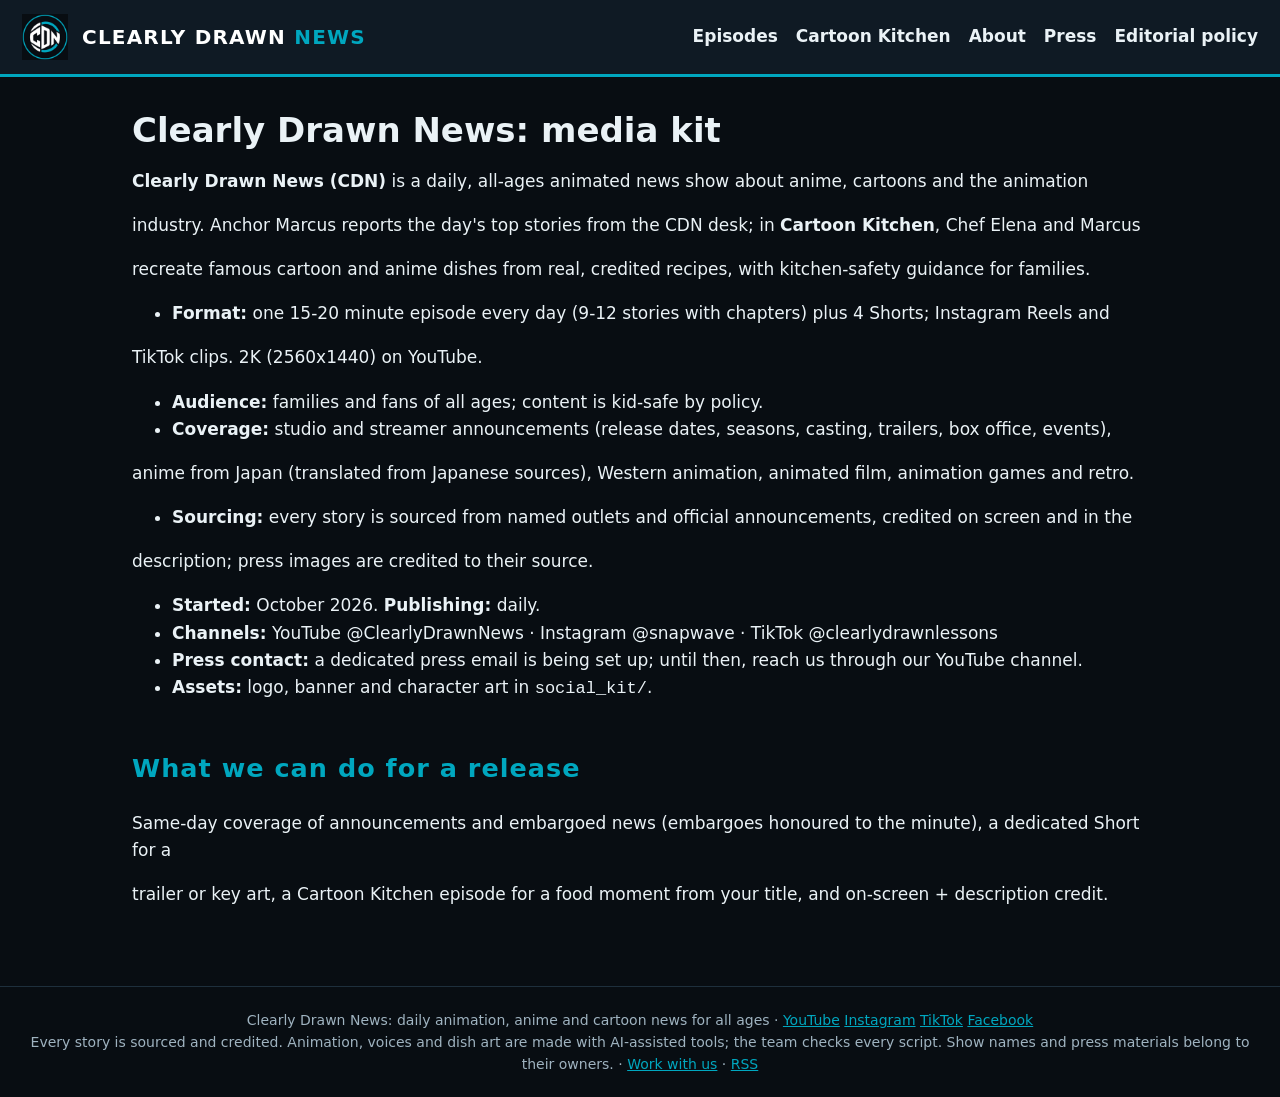
<file: press.html>
<!doctype html><html lang="en"><head><meta charset="utf-8">
<meta name="viewport" content="width=device-width,initial-scale=1">
<title>Press | Clearly Drawn News</title><meta name="description" content="Daily anime &amp; cartoon news for the whole family.">
<meta property="og:title" content="Press | Clearly Drawn News"><meta property="og:description" content="Daily anime &amp; cartoon news for the whole family.">
<meta property="og:image" content="https://snapwave333.github.io/clearlydrawnnews/assets/banner.jpg"><meta name="twitter:card" content="summary_large_image">
<link rel="icon" href="assets/logo.png"><link rel="alternate" type="application/rss+xml" title="Clearly Drawn News" href="feed.xml">
<link rel="stylesheet" href="assets/site.css"></head><body>
<header><img src="assets/logo.png" alt="CDN logo"><a class="name" href="index.html">CLEARLY DRAWN <span>NEWS</span></a>
<nav><a href="index.html">Episodes</a><a href="kitchen.html">Cartoon Kitchen</a><a href="about.html">About</a>
<a href="press.html">Press</a><a href="editorial.html">Editorial policy</a></nav></header>
<main><h1>Clearly Drawn News: media kit</h1>
<p><strong>Clearly Drawn News (CDN)</strong> is a daily, all-ages animated news show about anime, cartoons and the animation</p>
<p>industry. Anchor Marcus reports the day&#x27;s top stories from the CDN desk; in <strong>Cartoon Kitchen</strong>, Chef Elena and Marcus</p>
<p>recreate famous cartoon and anime dishes from real, credited recipes, with kitchen-safety guidance for families.</p>
<ul>
<li><strong>Format:</strong> one 15-20 minute episode every day (9-12 stories with chapters) plus 4 Shorts; Instagram Reels and</li>
</ul>
<p>  TikTok clips. 2K (2560x1440) on YouTube.</p>
<ul>
<li><strong>Audience:</strong> families and fans of all ages; content is kid-safe by policy.</li>
<li><strong>Coverage:</strong> studio and streamer announcements (release dates, seasons, casting, trailers, box office, events),</li>
</ul>
<p>  anime from Japan (translated from Japanese sources), Western animation, animated film, animation games and retro.</p>
<ul>
<li><strong>Sourcing:</strong> every story is sourced from named outlets and official announcements, credited on screen and in the</li>
</ul>
<p>  description; press images are credited to their source.</p>
<ul>
<li><strong>Started:</strong> October 2026. <strong>Publishing:</strong> daily.</li>
<li><strong>Channels:</strong> YouTube @ClearlyDrawnNews · Instagram @snapwave · TikTok @clearlydrawnlessons</li>
<li><strong>Press contact:</strong> a dedicated press email is being set up; until then, reach us through our YouTube channel.</li>
<li><strong>Assets:</strong> logo, banner and character art in <code>social_kit/</code>.</li>
</ul>
<h2>What we can do for a release</h2>
<p>Same-day coverage of announcements and embargoed news (embargoes honoured to the minute), a dedicated Short for a</p>
<p>trailer or key art, a Cartoon Kitchen episode for a food moment from your title, and on-screen + description credit.</p></main>
<footer>Clearly Drawn News: daily animation, anime and cartoon news for all ages · <a href="https://www.youtube.com/@ClearlyDrawnNews" rel="noopener">YouTube</a> <a href="https://www.instagram.com/snapwave/" rel="noopener">Instagram</a> <a href="https://www.tiktok.com/@clearlydrawnlessons" rel="noopener">TikTok</a> <a href="https://www.facebook.com/profile.php?id=61596142346335" rel="noopener">Facebook</a><br>
Every story is sourced and credited. Animation, voices and dish art are made with AI-assisted tools; the team checks
every script. Show names and press materials belong to their owners. · <a href="sponsor.html">Work with us</a> ·
<a href="feed.xml">RSS</a></footer>
</body></html>
</file>
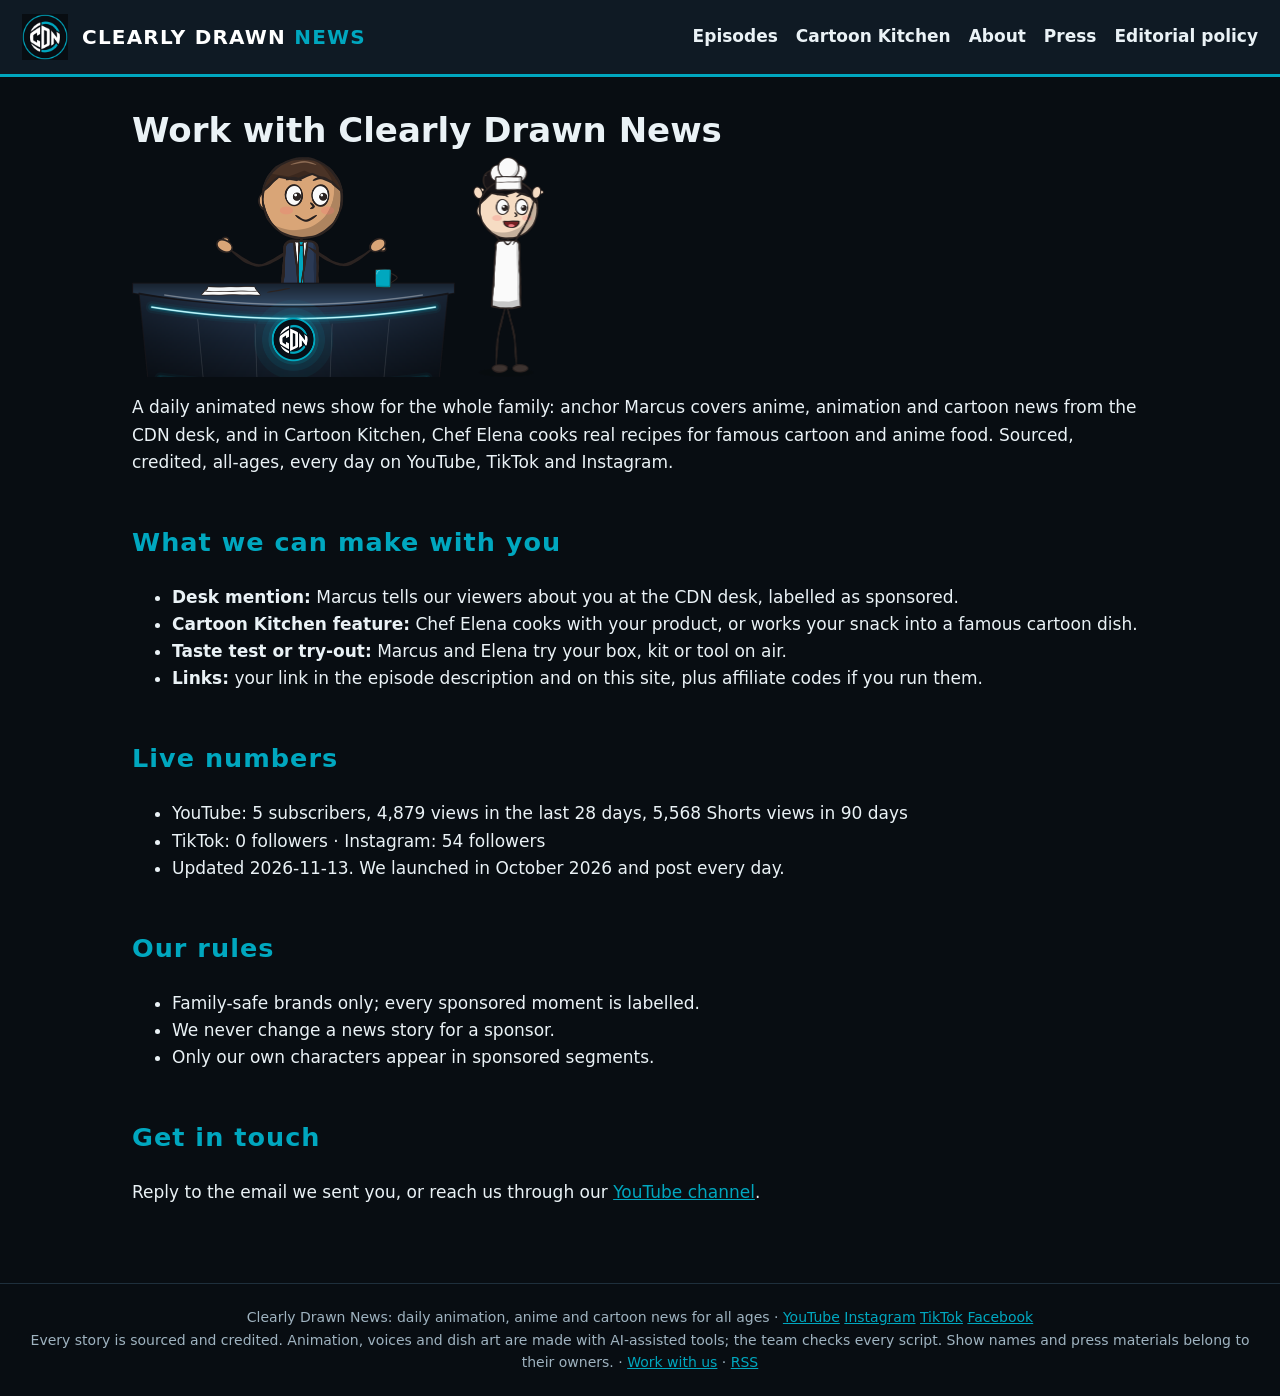
<file: sponsor.html>
<!doctype html><html lang="en"><head><meta charset="utf-8">
<meta name="viewport" content="width=device-width,initial-scale=1">
<title>Work with us | Clearly Drawn News</title><meta name="description" content="Sponsor or partner with Clearly Drawn News, a daily all-ages animated news show about anime, animation and cartoons, with the Cartoon Kitchen recipe segment.">
<meta property="og:title" content="Work with us | Clearly Drawn News"><meta property="og:description" content="Sponsor or partner with Clearly Drawn News, a daily all-ages animated news show about anime, animation and cartoons, with the Cartoon Kitchen recipe segment.">
<meta property="og:image" content="https://snapwave333.github.io/clearlydrawnnews/assets/banner.jpg"><meta name="twitter:card" content="summary_large_image">
<link rel="icon" href="assets/logo.png"><link rel="alternate" type="application/rss+xml" title="Clearly Drawn News" href="feed.xml">
<link rel="stylesheet" href="assets/site.css"></head><body>
<header><img src="assets/logo.png" alt="CDN logo"><a class="name" href="index.html">CLEARLY DRAWN <span>NEWS</span></a>
<nav><a href="index.html">Episodes</a><a href="kitchen.html">Cartoon Kitchen</a><a href="about.html">About</a>
<a href="press.html">Press</a><a href="editorial.html">Editorial policy</a></nav></header>
<main><h1>Work with Clearly Drawn News</h1><div class="cast"><img src="assets/marcus_desk.png" alt="Marcus at the CDN desk">
<img src="assets/elena.png" alt="Chef Elena"></div>
<p>A daily animated news show for the whole family: anchor Marcus covers anime, animation and cartoon news from the CDN
desk, and in Cartoon Kitchen, Chef Elena cooks real recipes for famous cartoon and anime food. Sourced, credited,
all-ages, every day on YouTube, TikTok and Instagram.</p>
<h2>What we can make with you</h2><ul>
<li><b>Desk mention:</b> Marcus tells our viewers about you at the CDN desk, labelled as sponsored.</li>
<li><b>Cartoon Kitchen feature:</b> Chef Elena cooks with your product, or works your snack into a famous cartoon dish.</li>
<li><b>Taste test or try-out:</b> Marcus and Elena try your box, kit or tool on air.</li>
<li><b>Links:</b> your link in the episode description and on this site, plus affiliate codes if you run them.</li></ul>
<h2>Live numbers</h2><ul><li>YouTube: 5 subscribers, 4,879 views in the last 28 days, 5,568 Shorts views in 90 days</li><li>TikTok: 0 followers · Instagram: 54 followers</li><li>Updated 2026-11-13. We launched in October 2026 and post every day.</li></ul>
<h2>Our rules</h2><ul><li>Family-safe brands only; every sponsored moment is labelled.</li>
<li>We never change a news story for a sponsor.</li><li>Only our own characters appear in sponsored segments.</li></ul>
<h2>Get in touch</h2><p>Reply to the email we sent you, or reach us through our <a href="https://www.youtube.com/@ClearlyDrawnNews" rel="noopener">YouTube channel</a>.</p></main>
<footer>Clearly Drawn News: daily animation, anime and cartoon news for all ages · <a href="https://www.youtube.com/@ClearlyDrawnNews" rel="noopener">YouTube</a> <a href="https://www.instagram.com/snapwave/" rel="noopener">Instagram</a> <a href="https://www.tiktok.com/@clearlydrawnlessons" rel="noopener">TikTok</a> <a href="https://www.facebook.com/profile.php?id=61596142346335" rel="noopener">Facebook</a><br>
Every story is sourced and credited. Animation, voices and dish art are made with AI-assisted tools; the team checks
every script. Show names and press materials belong to their owners. · <a href="sponsor.html">Work with us</a> ·
<a href="feed.xml">RSS</a></footer>
</body></html>
</file>
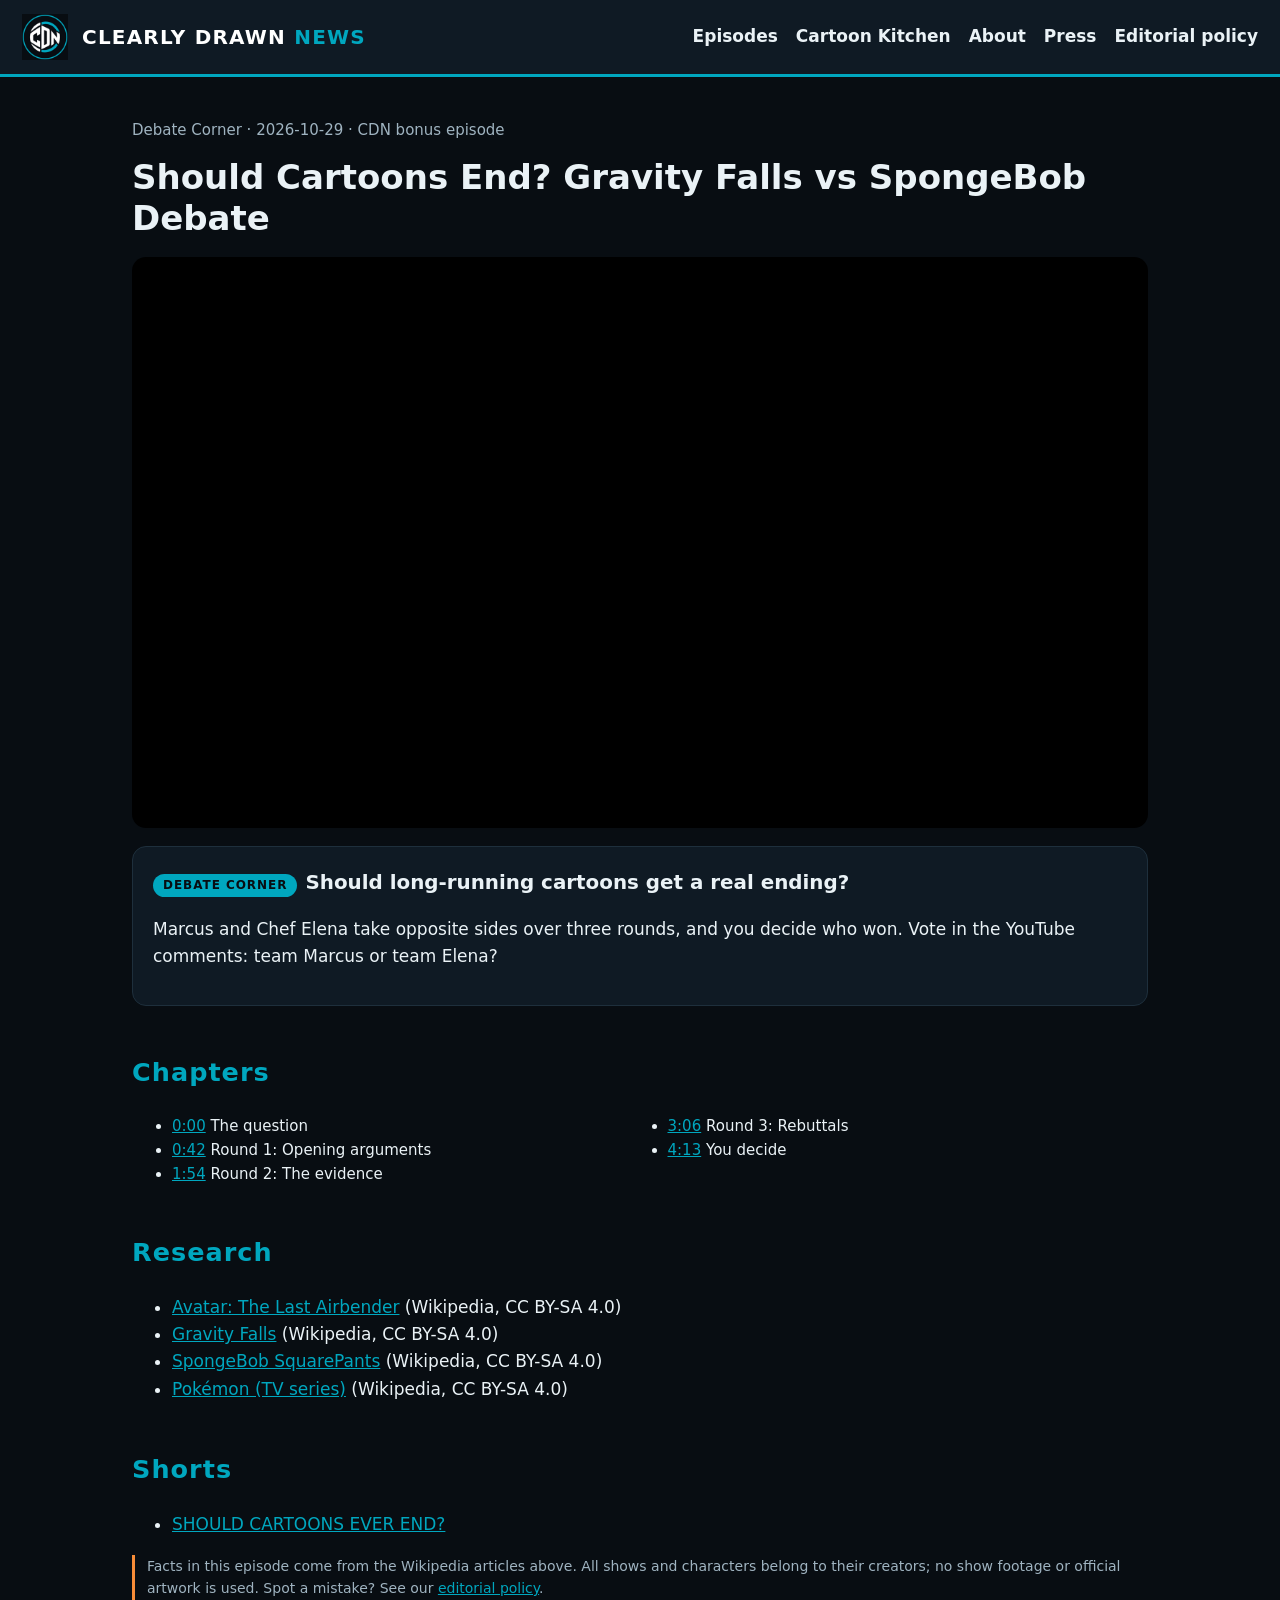
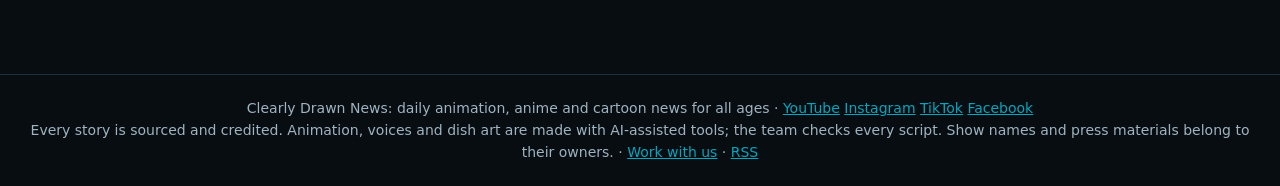
<file: episodes/bonus-debate-2026-10-29.html>
<!doctype html><html lang="en"><head><meta charset="utf-8">
<meta name="viewport" content="width=device-width,initial-scale=1">
<title>Should Cartoons End? Gravity Falls vs SpongeBob Debate | Clearly Drawn News</title><meta name="description" content="Should a long-running cartoon get a real ending, or should the adventures never stop? Marcus argues for big, beautiful finales like Gravity Falls and Avatar: The Last Airbender, wh">
<meta property="og:title" content="Should Cartoons End? Gravity Falls vs SpongeBob Debate | Clearly Drawn News"><meta property="og:description" content="Should a long-running cartoon get a real ending, or should the adventures never stop? Marcus argues for big, beautiful finales like Gravity Falls and Avatar: The Last Airbender, wh">
<meta property="og:image" content="https://snapwave333.github.io/clearlydrawnnews/assets/banner.jpg"><meta name="twitter:card" content="summary_large_image">
<link rel="icon" href="../assets/logo.png"><link rel="alternate" type="application/rss+xml" title="Clearly Drawn News" href="../feed.xml">
<link rel="stylesheet" href="../assets/site.css"></head><body>
<header><img src="../assets/logo.png" alt="CDN logo"><a class="name" href="../index.html">CLEARLY DRAWN <span>NEWS</span></a>
<nav><a href="../index.html">Episodes</a><a href="../kitchen.html">Cartoon Kitchen</a><a href="../about.html">About</a>
<a href="../press.html">Press</a><a href="../editorial.html">Editorial policy</a></nav></header>
<main><p class="meta">Debate Corner · 2026-10-29 · CDN bonus episode</p><h1>Should Cartoons End? Gravity Falls vs SpongeBob Debate</h1>
<div class="video"><iframe src="https://www.youtube-nocookie.com/embed/XJYqENCmBSM" title="Should Cartoons End? Gravity Falls vs SpongeBob Debate"
allow="accelerometer; encrypted-media; gyroscope; picture-in-picture" allowfullscreen loading="lazy"></iframe></div>
<div class="card"><h3><span class="tag">DEBATE CORNER</span>Should long-running cartoons get a real ending?</h3><p>Marcus and Chef Elena take opposite sides over three rounds, and you decide who won. Vote in the YouTube comments: team Marcus or team Elena?</p></div><h2>Chapters</h2><ul class="chapters"><li><a href="https://youtu.be/XJYqENCmBSM?t=0" rel="noopener">0:00</a> The question</li><li><a href="https://youtu.be/XJYqENCmBSM?t=42" rel="noopener">0:42</a> Round 1: Opening arguments</li><li><a href="https://youtu.be/XJYqENCmBSM?t=114" rel="noopener">1:54</a> Round 2: The evidence</li><li><a href="https://youtu.be/XJYqENCmBSM?t=186" rel="noopener">3:06</a> Round 3: Rebuttals</li><li><a href="https://youtu.be/XJYqENCmBSM?t=253" rel="noopener">4:13</a> You decide</li></ul>
<h2>Research</h2><ul><li><a href="https://en.wikipedia.org/wiki/Avatar:_The_Last_Airbender" rel="noopener">Avatar: The Last Airbender</a> (Wikipedia, CC BY-SA 4.0)</li><li><a href="https://en.wikipedia.org/wiki/Gravity_Falls" rel="noopener">Gravity Falls</a> (Wikipedia, CC BY-SA 4.0)</li><li><a href="https://en.wikipedia.org/wiki/SpongeBob_SquarePants" rel="noopener">SpongeBob SquarePants</a> (Wikipedia, CC BY-SA 4.0)</li><li><a href="https://en.wikipedia.org/wiki/Pok%C3%A9mon_(TV_series)" rel="noopener">Pokémon (TV series)</a> (Wikipedia, CC BY-SA 4.0)</li></ul>
<h2>Shorts</h2><ul><li><a href="https://youtube.com/shorts/gKNKyny65jU" rel="noopener">SHOULD CARTOONS EVER END?</a></li></ul>
<p class="notice">Facts in this episode come from the Wikipedia articles above. All shows and characters belong to their
creators; no show footage or official artwork is used. Spot a mistake? See our
<a href="../editorial.html">editorial policy</a>.</p></main>
<footer>Clearly Drawn News: daily animation, anime and cartoon news for all ages · <a href="https://www.youtube.com/@ClearlyDrawnNews" rel="noopener">YouTube</a> <a href="https://www.instagram.com/snapwave/" rel="noopener">Instagram</a> <a href="https://www.tiktok.com/@clearlydrawnlessons" rel="noopener">TikTok</a> <a href="https://www.facebook.com/profile.php?id=61596142346335" rel="noopener">Facebook</a><br>
Every story is sourced and credited. Animation, voices and dish art are made with AI-assisted tools; the team checks
every script. Show names and press materials belong to their owners. · <a href="../sponsor.html">Work with us</a> ·
<a href="../feed.xml">RSS</a></footer>
</body></html>
</file>
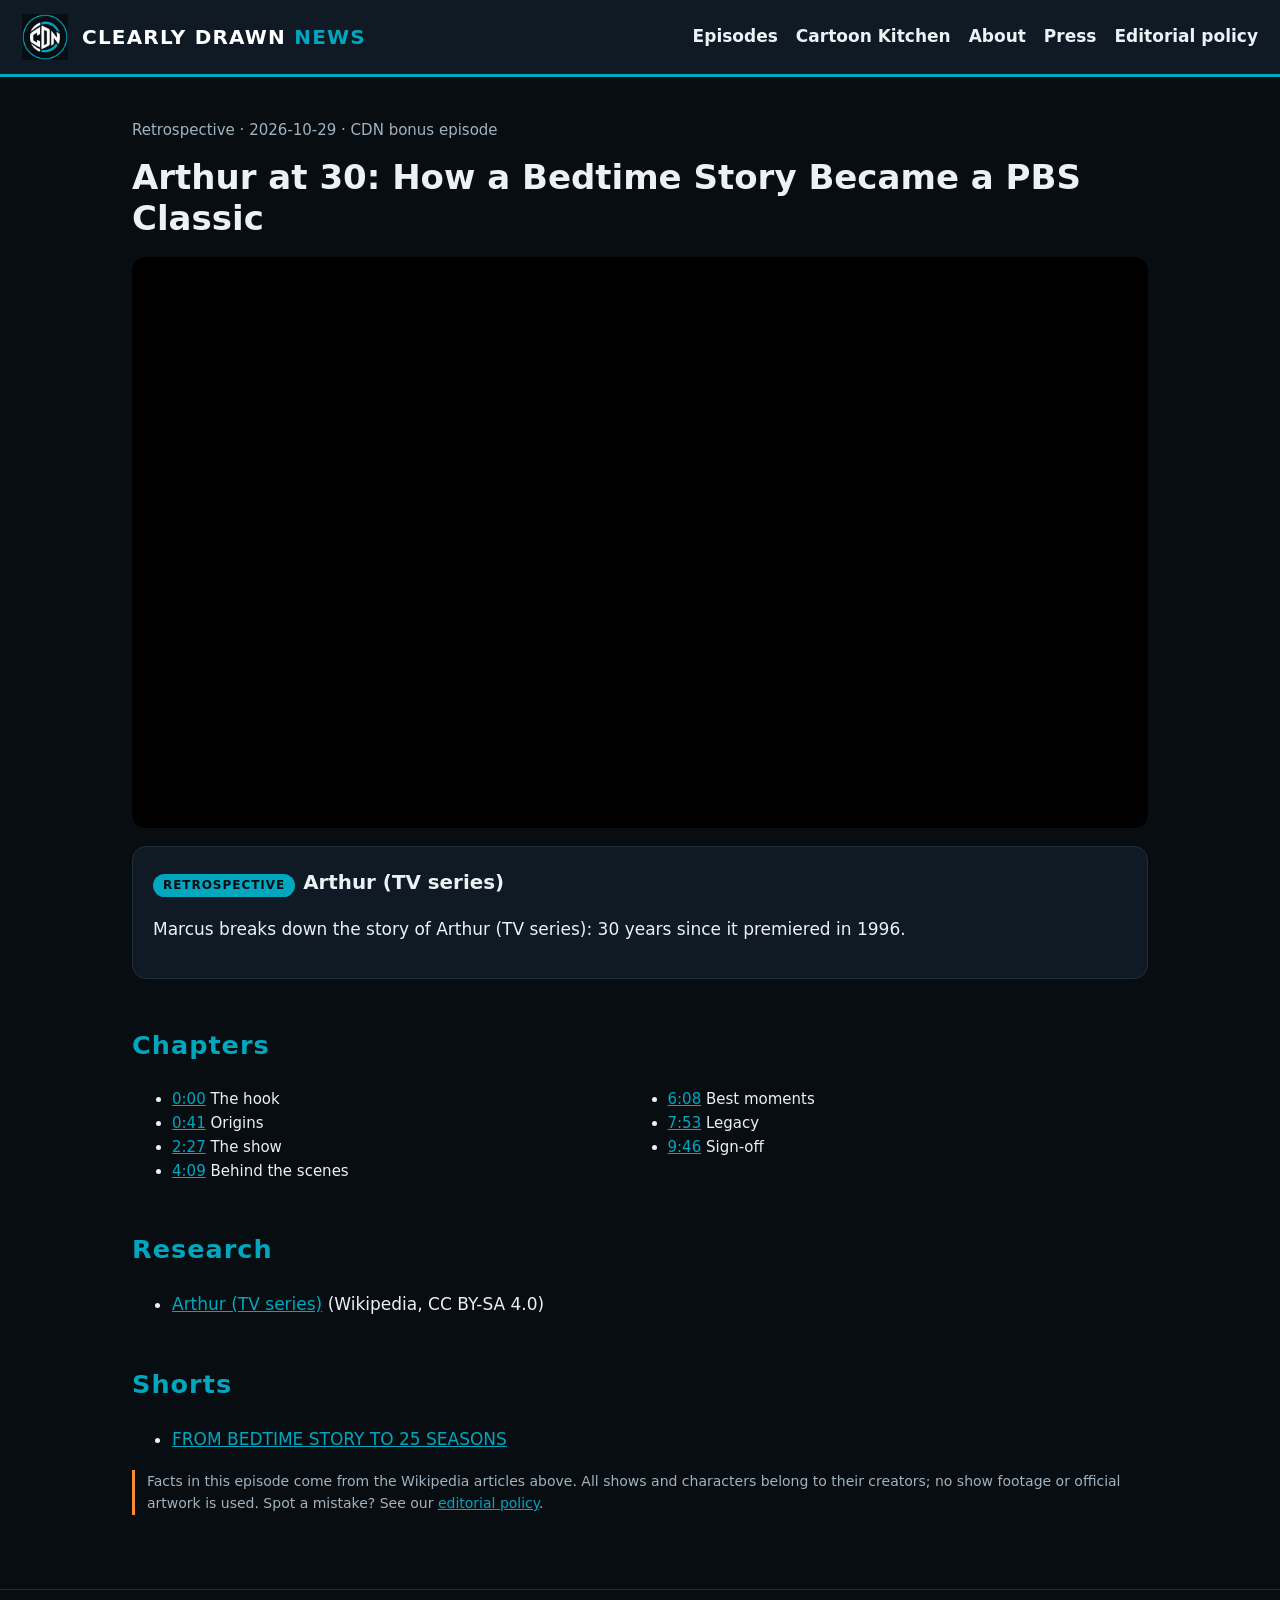
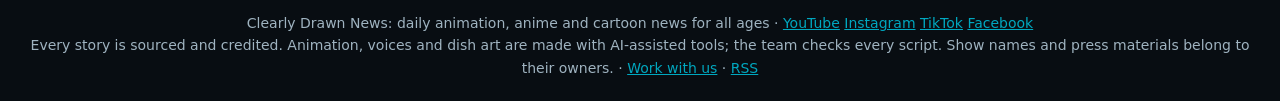
<file: episodes/bonus-retro-2026-10-29.html>
<!doctype html><html lang="en"><head><meta charset="utf-8">
<meta name="viewport" content="width=device-width,initial-scale=1">
<title>Arthur at 30: How a Bedtime Story Became a PBS Classic | Clearly Drawn News</title><meta name="description" content="Thirty years after it premiered on October seventh, nineteen ninety-six, Clearly Drawn News looks back at Arthur, the kind aardvark who started as a bedtime story Marc Brown told h">
<meta property="og:title" content="Arthur at 30: How a Bedtime Story Became a PBS Classic | Clearly Drawn News"><meta property="og:description" content="Thirty years after it premiered on October seventh, nineteen ninety-six, Clearly Drawn News looks back at Arthur, the kind aardvark who started as a bedtime story Marc Brown told h">
<meta property="og:image" content="https://snapwave333.github.io/clearlydrawnnews/assets/banner.jpg"><meta name="twitter:card" content="summary_large_image">
<link rel="icon" href="../assets/logo.png"><link rel="alternate" type="application/rss+xml" title="Clearly Drawn News" href="../feed.xml">
<link rel="stylesheet" href="../assets/site.css"></head><body>
<header><img src="../assets/logo.png" alt="CDN logo"><a class="name" href="../index.html">CLEARLY DRAWN <span>NEWS</span></a>
<nav><a href="../index.html">Episodes</a><a href="../kitchen.html">Cartoon Kitchen</a><a href="../about.html">About</a>
<a href="../press.html">Press</a><a href="../editorial.html">Editorial policy</a></nav></header>
<main><p class="meta">Retrospective · 2026-10-29 · CDN bonus episode</p><h1>Arthur at 30: How a Bedtime Story Became a PBS Classic</h1>
<div class="video"><iframe src="https://www.youtube-nocookie.com/embed/dC0GcblVN5Q" title="Arthur at 30: How a Bedtime Story Became a PBS Classic"
allow="accelerometer; encrypted-media; gyroscope; picture-in-picture" allowfullscreen loading="lazy"></iframe></div>
<div class="card"><h3><span class="tag">RETROSPECTIVE</span>Arthur (TV series)</h3><p>Marcus breaks down the story of Arthur (TV series): 30 years since it premiered in 1996.</p></div><h2>Chapters</h2><ul class="chapters"><li><a href="https://youtu.be/dC0GcblVN5Q?t=0" rel="noopener">0:00</a> The hook</li><li><a href="https://youtu.be/dC0GcblVN5Q?t=41" rel="noopener">0:41</a> Origins</li><li><a href="https://youtu.be/dC0GcblVN5Q?t=147" rel="noopener">2:27</a> The show</li><li><a href="https://youtu.be/dC0GcblVN5Q?t=249" rel="noopener">4:09</a> Behind the scenes</li><li><a href="https://youtu.be/dC0GcblVN5Q?t=368" rel="noopener">6:08</a> Best moments</li><li><a href="https://youtu.be/dC0GcblVN5Q?t=473" rel="noopener">7:53</a> Legacy</li><li><a href="https://youtu.be/dC0GcblVN5Q?t=586" rel="noopener">9:46</a> Sign-off</li></ul>
<h2>Research</h2><ul><li><a href="https://en.wikipedia.org/wiki/Arthur_(TV_series)" rel="noopener">Arthur (TV series)</a> (Wikipedia, CC BY-SA 4.0)</li></ul>
<h2>Shorts</h2><ul><li><a href="https://youtube.com/shorts/SA2_30zu92c" rel="noopener">FROM BEDTIME STORY TO 25 SEASONS</a></li></ul>
<p class="notice">Facts in this episode come from the Wikipedia articles above. All shows and characters belong to their
creators; no show footage or official artwork is used. Spot a mistake? See our
<a href="../editorial.html">editorial policy</a>.</p></main>
<footer>Clearly Drawn News: daily animation, anime and cartoon news for all ages · <a href="https://www.youtube.com/@ClearlyDrawnNews" rel="noopener">YouTube</a> <a href="https://www.instagram.com/snapwave/" rel="noopener">Instagram</a> <a href="https://www.tiktok.com/@clearlydrawnlessons" rel="noopener">TikTok</a> <a href="https://www.facebook.com/profile.php?id=61596142346335" rel="noopener">Facebook</a><br>
Every story is sourced and credited. Animation, voices and dish art are made with AI-assisted tools; the team checks
every script. Show names and press materials belong to their owners. · <a href="../sponsor.html">Work with us</a> ·
<a href="../feed.xml">RSS</a></footer>
</body></html>
</file>
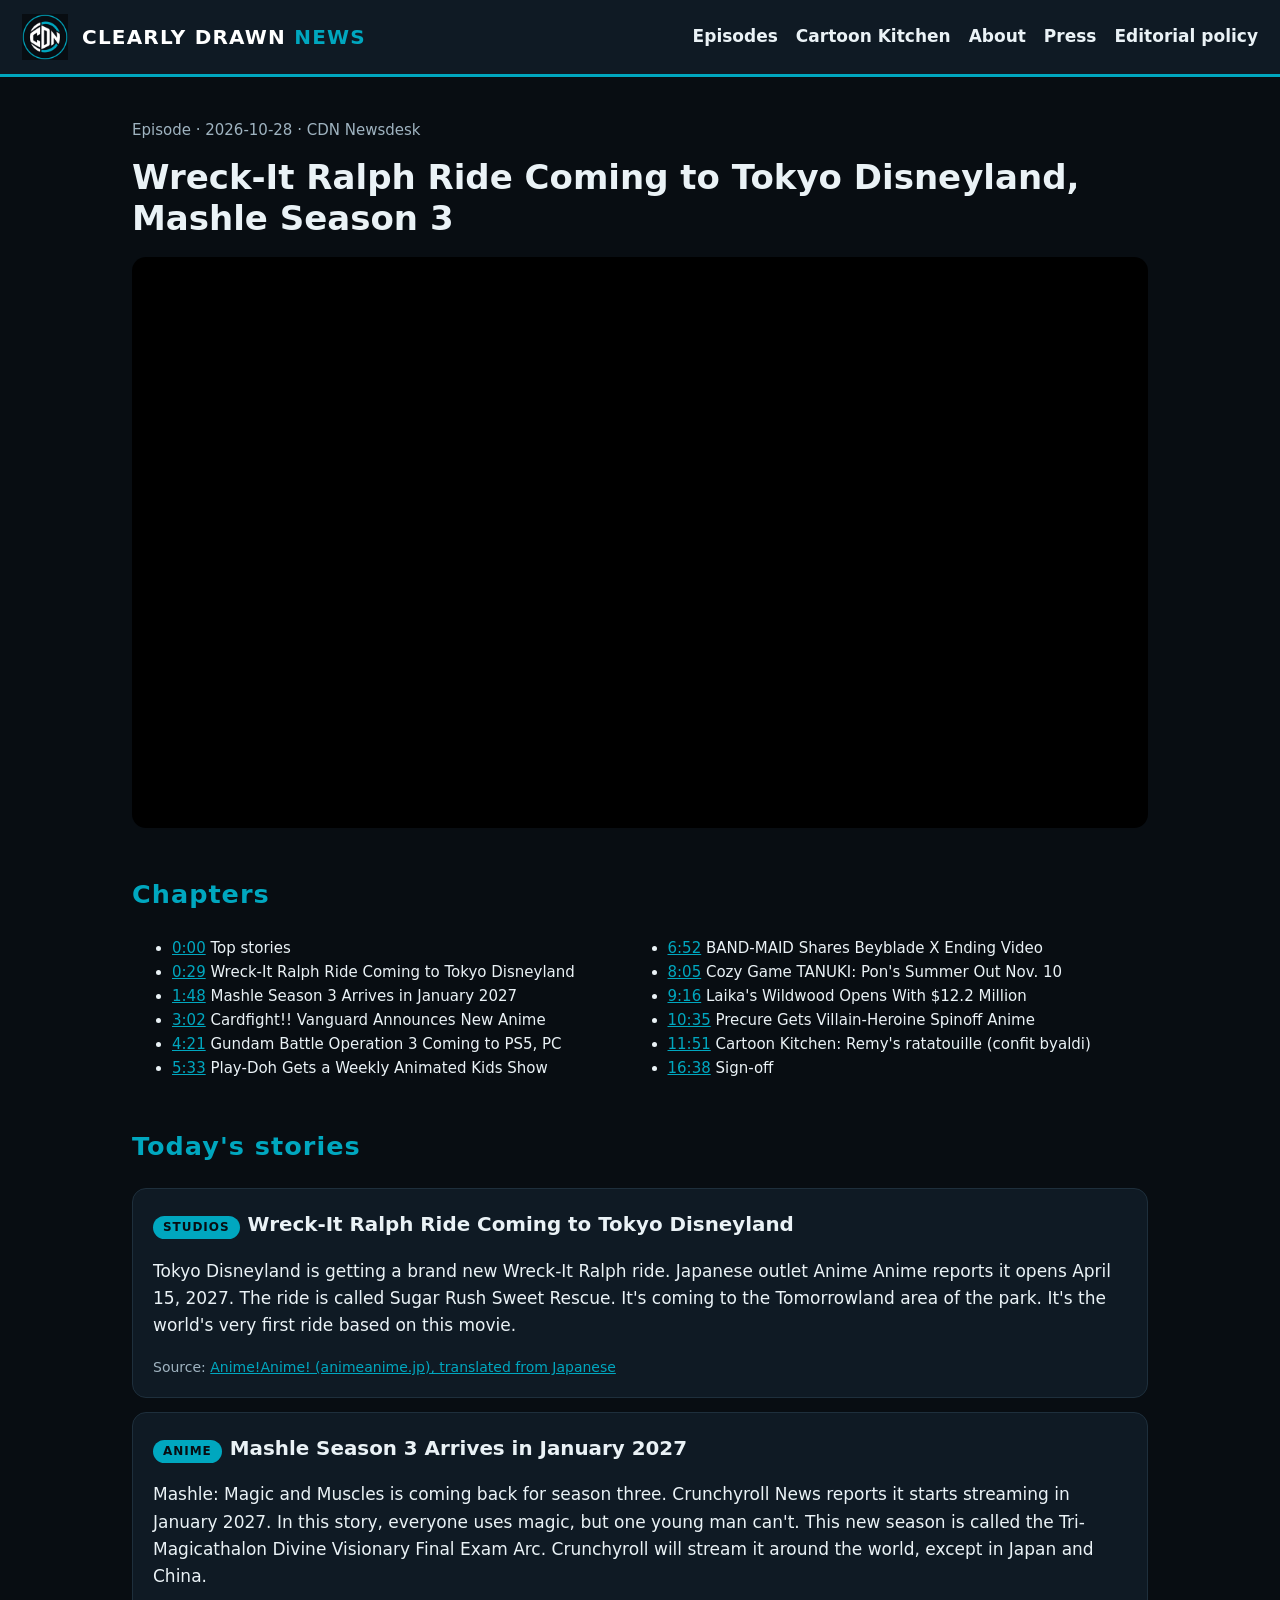
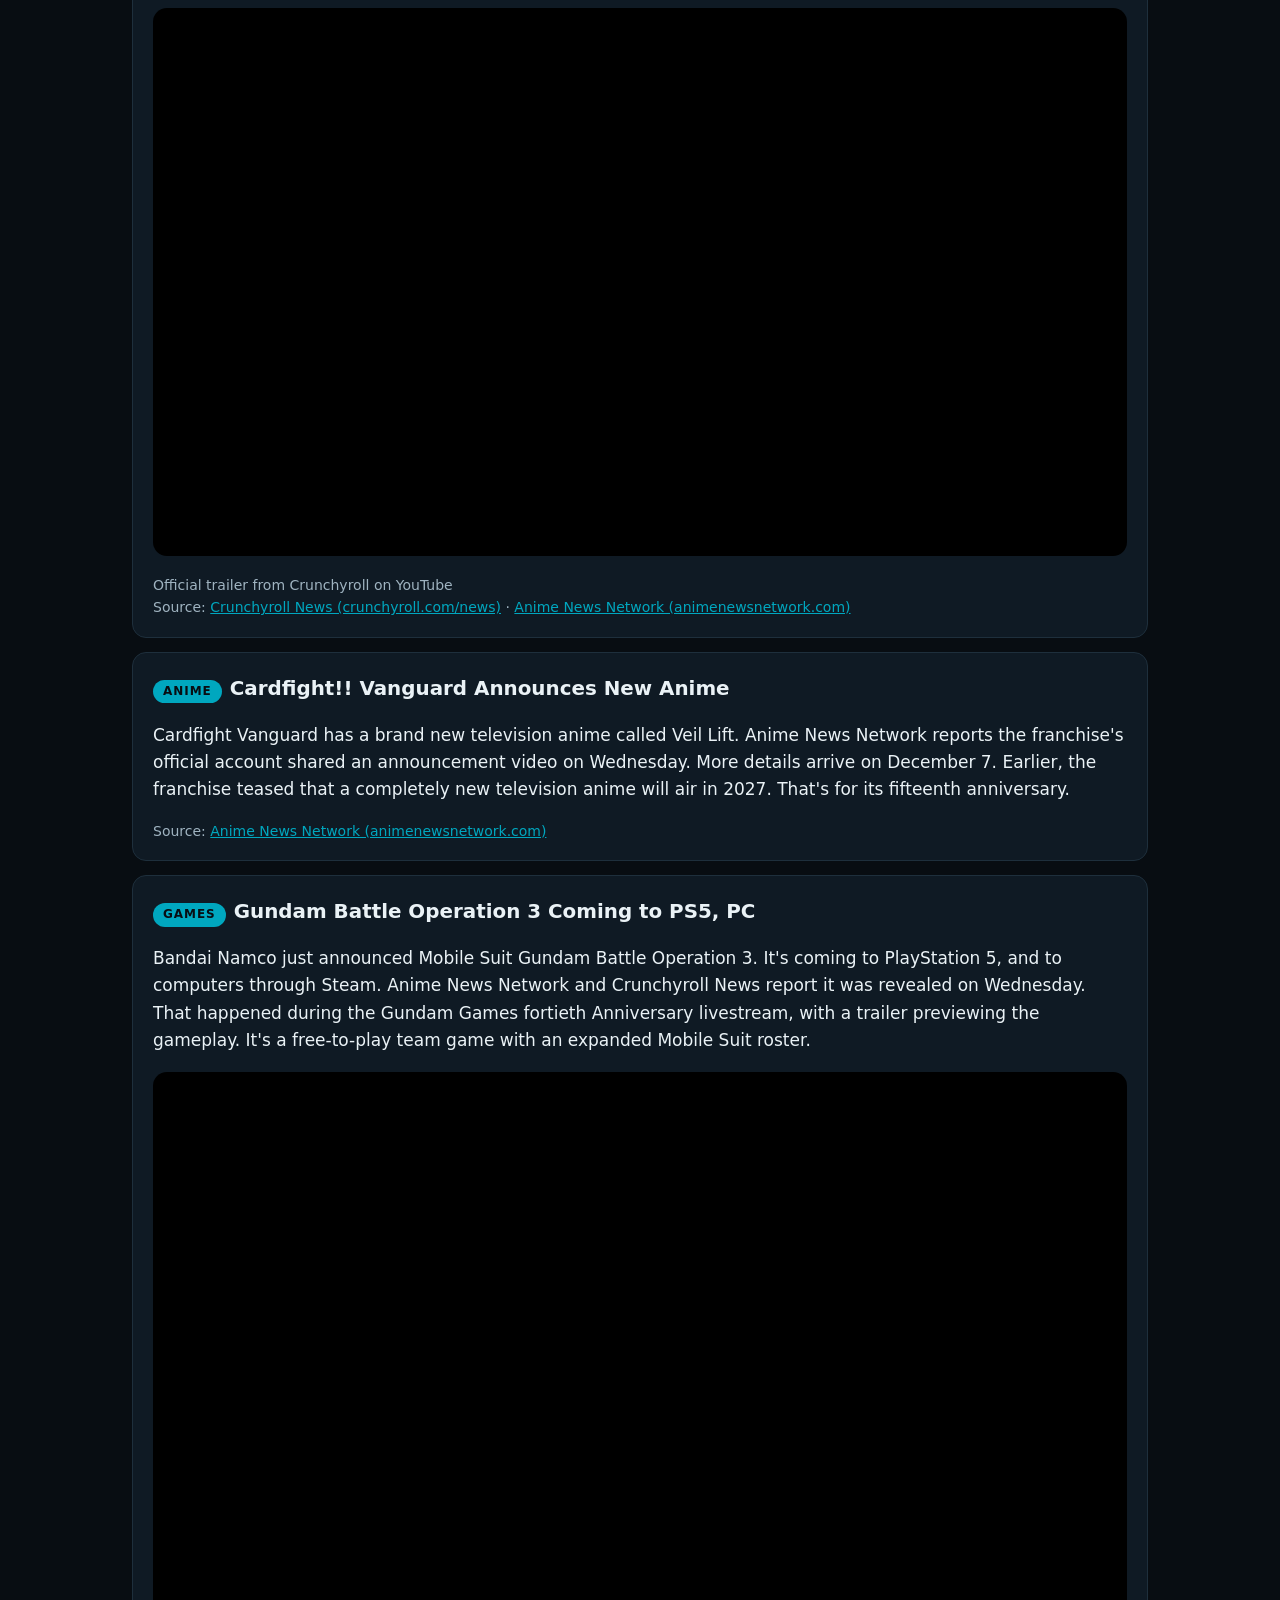
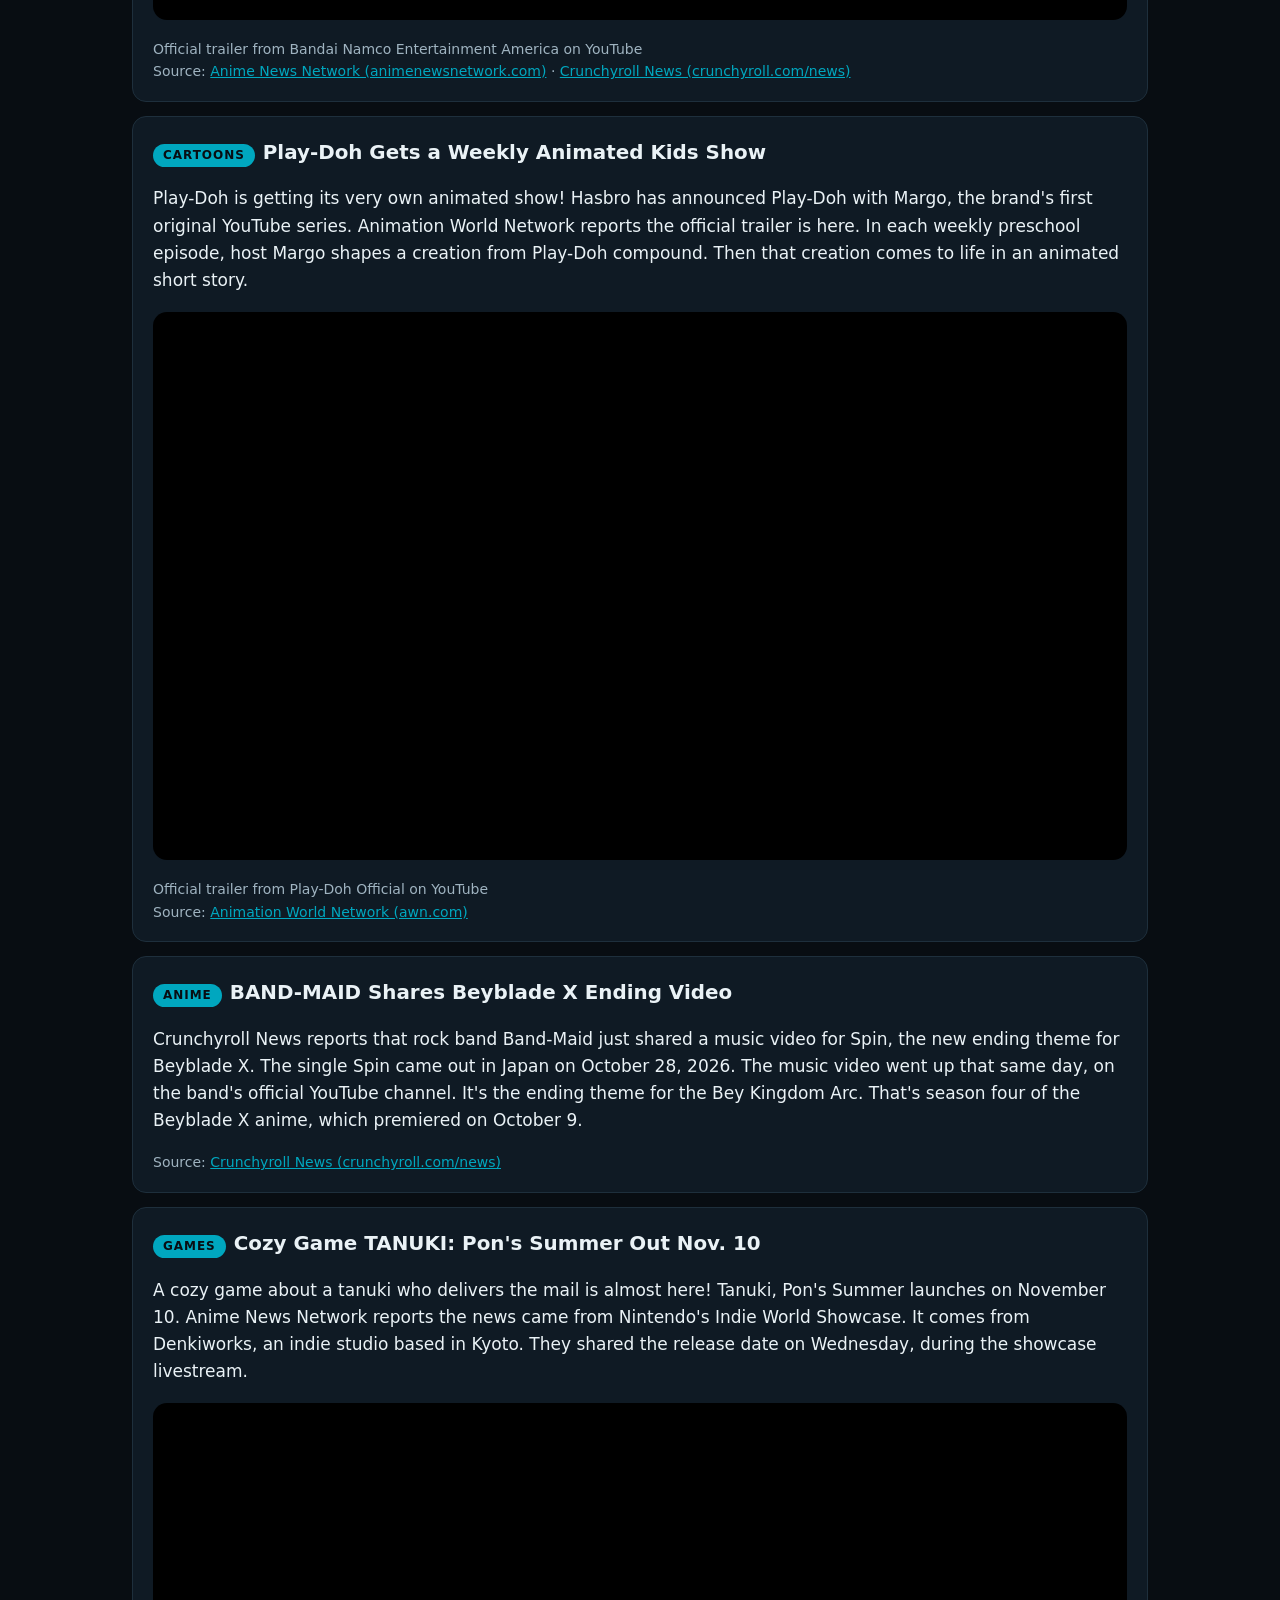
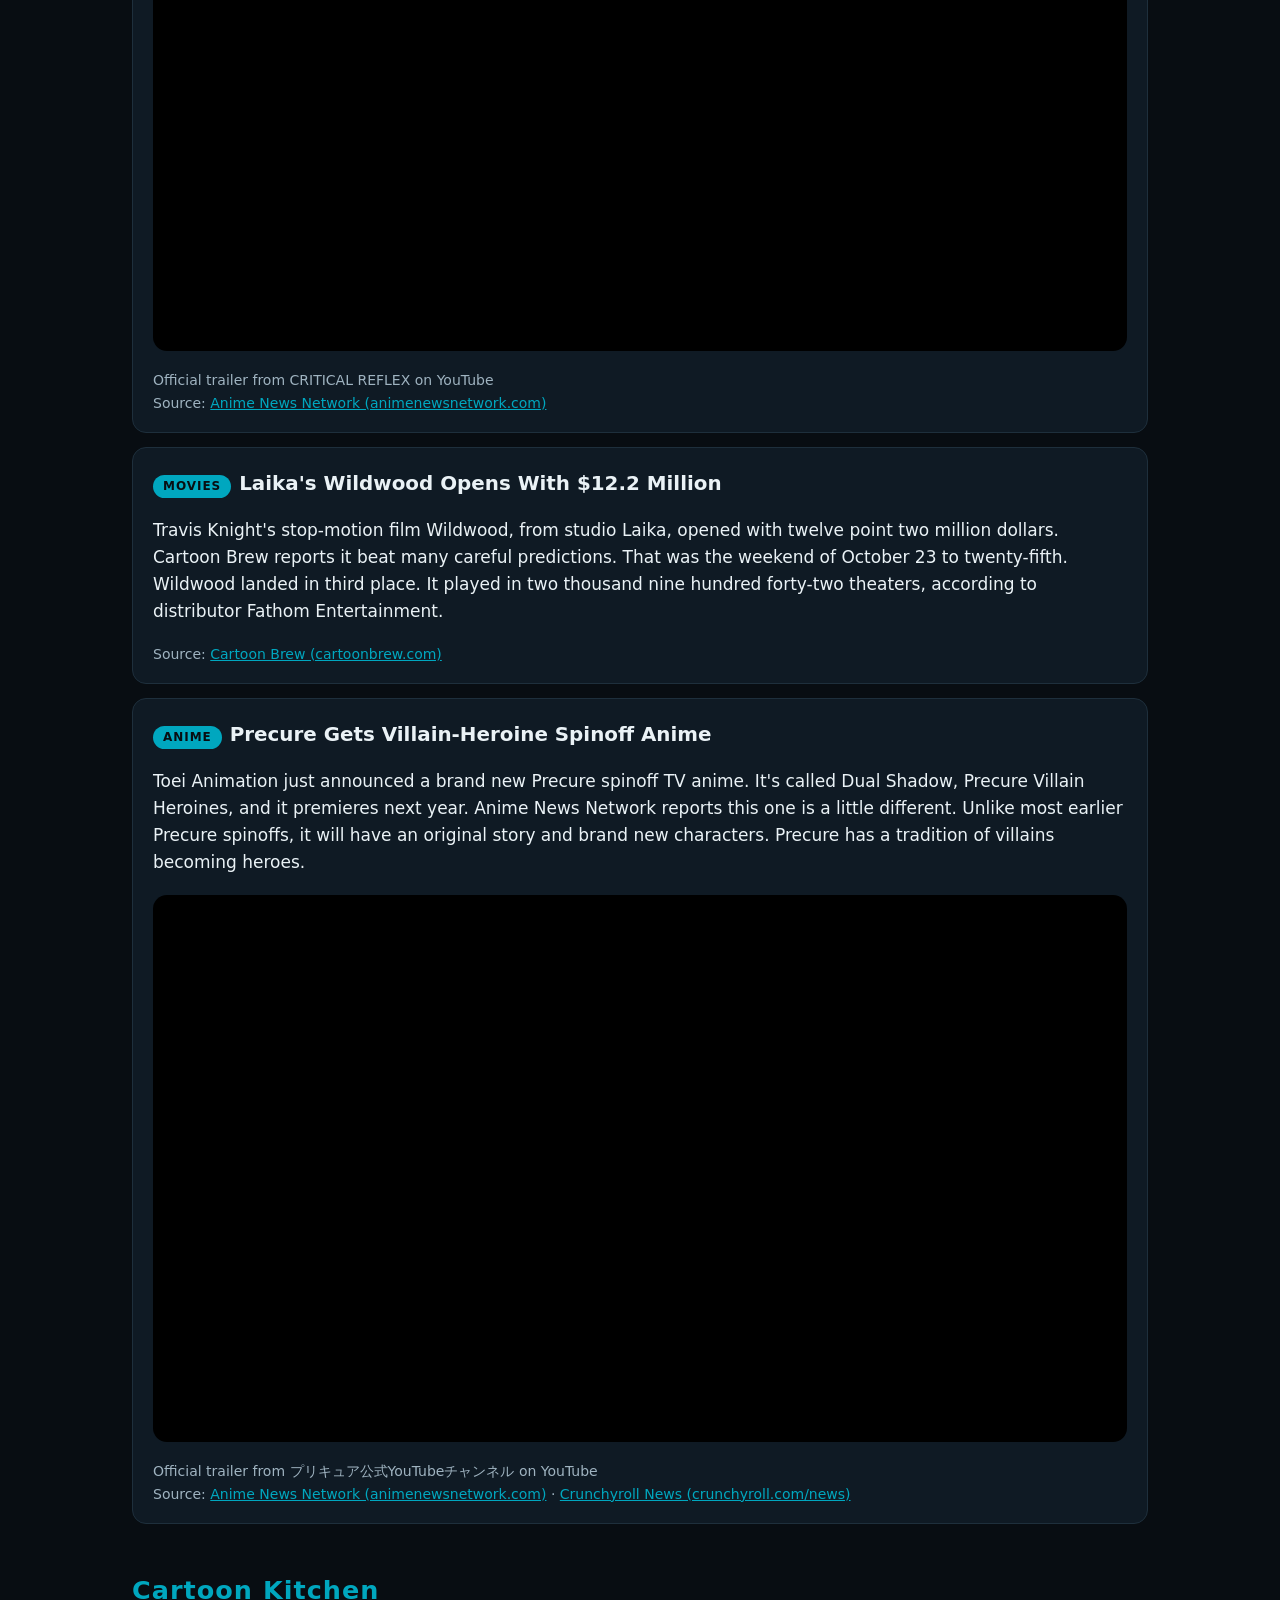
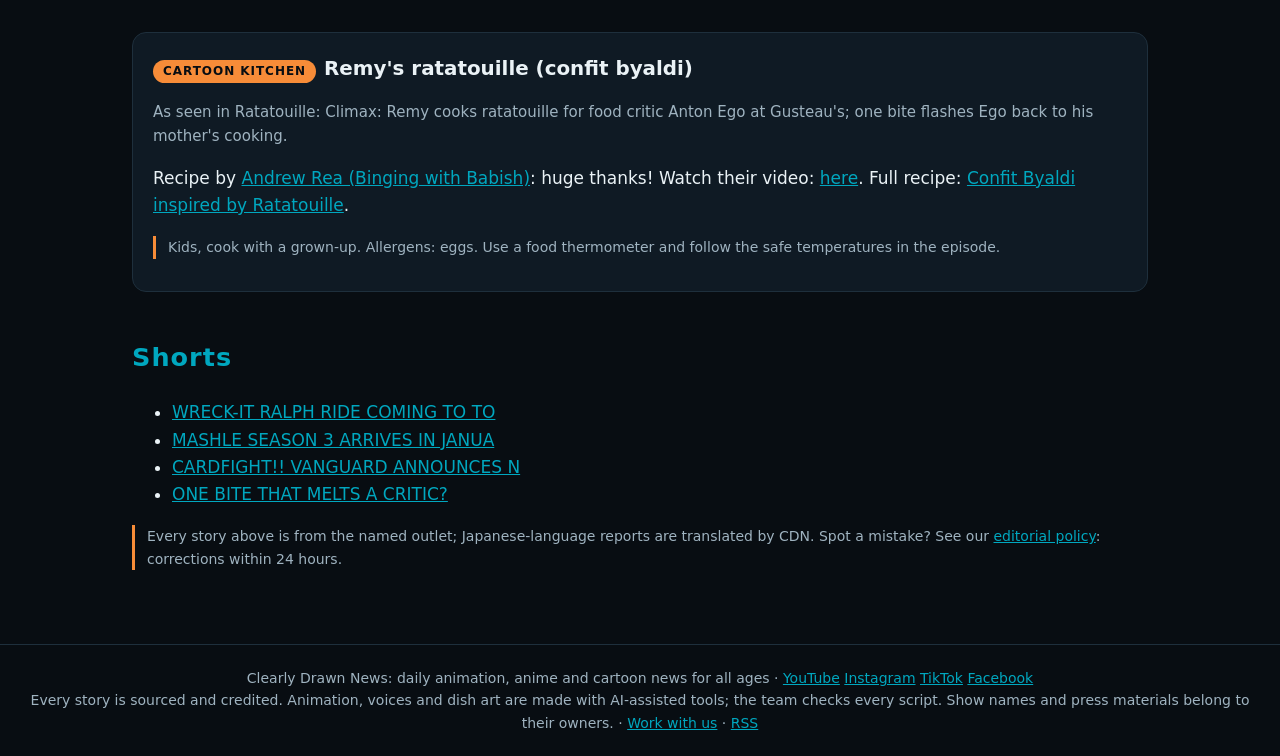
<file: episodes/news-2026-10-28.html>
<!doctype html><html lang="en"><head><meta charset="utf-8">
<meta name="viewport" content="width=device-width,initial-scale=1">
<title>Wreck-It Ralph Ride Coming to Tokyo Disneyland, Mashle Season 3 | Clearly Drawn News</title><meta name="description" content="A Wreck-It Ralph ride is coming to Tokyo Disneyland, Mashle Season 3 arrives in January 2027, and Laika&#x27;s Wildwood opens with $12.2 million. We also cover a new Cardfight!! Vanguar">
<meta property="og:title" content="Wreck-It Ralph Ride Coming to Tokyo Disneyland, Mashle Season 3 | Clearly Drawn News"><meta property="og:description" content="A Wreck-It Ralph ride is coming to Tokyo Disneyland, Mashle Season 3 arrives in January 2027, and Laika&#x27;s Wildwood opens with $12.2 million. We also cover a new Cardfight!! Vanguar">
<meta property="og:image" content="https://snapwave333.github.io/clearlydrawnnews/assets/banner.jpg"><meta name="twitter:card" content="summary_large_image">
<link rel="icon" href="../assets/logo.png"><link rel="alternate" type="application/rss+xml" title="Clearly Drawn News" href="../feed.xml">
<link rel="stylesheet" href="../assets/site.css"></head><body>
<header><img src="../assets/logo.png" alt="CDN logo"><a class="name" href="../index.html">CLEARLY DRAWN <span>NEWS</span></a>
<nav><a href="../index.html">Episodes</a><a href="../kitchen.html">Cartoon Kitchen</a><a href="../about.html">About</a>
<a href="../press.html">Press</a><a href="../editorial.html">Editorial policy</a></nav></header>
<main><p class="meta">Episode · 2026-10-28 · CDN Newsdesk</p><h1>Wreck-It Ralph Ride Coming to Tokyo Disneyland, Mashle Season 3</h1>
<div class="video"><iframe src="https://www.youtube-nocookie.com/embed/ZilTQV6i4Nk" title="Wreck-It Ralph Ride Coming to Tokyo Disneyland, Mashle Season 3"
allow="accelerometer; encrypted-media; gyroscope; picture-in-picture" allowfullscreen loading="lazy"></iframe></div>
<h2>Chapters</h2><ul class="chapters"><li><a href="https://youtu.be/ZilTQV6i4Nk?t=0" rel="noopener">0:00</a> Top stories</li><li><a href="https://youtu.be/ZilTQV6i4Nk?t=29" rel="noopener">0:29</a> Wreck-It Ralph Ride Coming to Tokyo Disneyland</li><li><a href="https://youtu.be/ZilTQV6i4Nk?t=108" rel="noopener">1:48</a> Mashle Season 3 Arrives in January 2027</li><li><a href="https://youtu.be/ZilTQV6i4Nk?t=182" rel="noopener">3:02</a> Cardfight!! Vanguard Announces New Anime</li><li><a href="https://youtu.be/ZilTQV6i4Nk?t=261" rel="noopener">4:21</a> Gundam Battle Operation 3 Coming to PS5, PC</li><li><a href="https://youtu.be/ZilTQV6i4Nk?t=333" rel="noopener">5:33</a> Play-Doh Gets a Weekly Animated Kids Show</li><li><a href="https://youtu.be/ZilTQV6i4Nk?t=412" rel="noopener">6:52</a> BAND-MAID Shares Beyblade X Ending Video</li><li><a href="https://youtu.be/ZilTQV6i4Nk?t=485" rel="noopener">8:05</a> Cozy Game TANUKI: Pon&#x27;s Summer Out Nov. 10</li><li><a href="https://youtu.be/ZilTQV6i4Nk?t=556" rel="noopener">9:16</a> Laika&#x27;s Wildwood Opens With $12.2 Million</li><li><a href="https://youtu.be/ZilTQV6i4Nk?t=635" rel="noopener">10:35</a> Precure Gets Villain-Heroine Spinoff Anime</li><li><a href="https://youtu.be/ZilTQV6i4Nk?t=711" rel="noopener">11:51</a> Cartoon Kitchen: Remy&#x27;s ratatouille (confit byaldi)</li><li><a href="https://youtu.be/ZilTQV6i4Nk?t=998" rel="noopener">16:38</a> Sign-off</li></ul>
<h2>Today's stories</h2><div class="card"><h3><span class="tag">STUDIOS</span>Wreck-It Ralph Ride Coming to Tokyo Disneyland</h3><p>Tokyo Disneyland is getting a brand new Wreck-It Ralph ride. Japanese outlet Anime Anime reports it opens April 15, 2027. The ride is called Sugar Rush Sweet Rescue. It&#x27;s coming to the Tomorrowland area of the park. It&#x27;s the world&#x27;s very first ride based on this movie.</p><div class="src">Source: <a href="https://animeanime.jp/article/2026/10/27/104263.html" rel="noopener nofollow">Anime!Anime! (animeanime.jp), translated from Japanese</a></div></div><div class="card"><h3><span class="tag">ANIME</span>Mashle Season 3 Arrives in January 2027</h3><p>Mashle: Magic and Muscles is coming back for season three. Crunchyroll News reports it starts streaming in January 2027. In this story, everyone uses magic, but one young man can&#x27;t. This new season is called the Tri-Magicathalon Divine Visionary Final Exam Arc. Crunchyroll will stream it around the world, except in Japan and China.</p><div class="video"><iframe src="https://www.youtube-nocookie.com/embed/RBZQCHzX2wY" title="MASHLE: MAGIC AND MUSCLES The Tri-Magicathlon Divine Visionary Final Exam Arc | Official Trailer" loading="lazy" allowfullscreen></iframe></div><div class="src">Official trailer from Crunchyroll on YouTube</div><div class="src">Source: <a href="https://crunchyroll.com/news/announcements/2026/10/28/mashle-magic-and-muscles-season-3-january-2027-stream-crunchyroll" rel="noopener nofollow">Crunchyroll News (crunchyroll.com/news)</a> · <a href="https://www.animenewsnetwork.com/news/2026-10-28/crunchyroll-to-stream-mashle-magic-and-muscles-season-3-anime/.243281" rel="noopener nofollow">Anime News Network (animenewsnetwork.com)</a></div></div><div class="card"><h3><span class="tag">ANIME</span>Cardfight!! Vanguard Announces New Anime</h3><p>Cardfight Vanguard has a brand new television anime called Veil Lift. Anime News Network reports the franchise&#x27;s official account shared an announcement video on Wednesday. More details arrive on December 7. Earlier, the franchise teased that a completely new television anime will air in 2027. That&#x27;s for its fifteenth anniversary.</p><div class="src">Source: <a href="https://www.animenewsnetwork.com/news/2026-10-28/cardfight-vanguard-announces-new-veil-lift-anime-2nd-season-of-ghost-meets-gal-mini-anime/.243287" rel="noopener nofollow">Anime News Network (animenewsnetwork.com)</a></div></div><div class="card"><h3><span class="tag">GAMES</span>Gundam Battle Operation 3 Coming to PS5, PC</h3><p>Bandai Namco just announced Mobile Suit Gundam Battle Operation 3. It&#x27;s coming to PlayStation 5, and to computers through Steam. Anime News Network and Crunchyroll News report it was revealed on Wednesday. That happened during the Gundam Games fortieth Anniversary livestream, with a trailer previewing the gameplay. It&#x27;s a free-to-play team game with an expanded Mobile Suit roster.</p><div class="video"><iframe src="https://www.youtube-nocookie.com/embed/Gu1qWj6gYks" title="MOBILE SUIT GUNDAM GUNDAM BATTLE OPERATION 3 Announcement Trailer" loading="lazy" allowfullscreen></iframe></div><div class="src">Official trailer from Bandai Namco Entertainment America on YouTube</div><div class="src">Source: <a href="https://www.animenewsnetwork.com/news/2026-10-28/bandai-namco-announces-mobile-suit-gundam-battle-operation-3-game-for-ps5-pc/.243288" rel="noopener nofollow">Anime News Network (animenewsnetwork.com)</a> · <a href="https://crunchyroll.com/news/latest/2026/10/28/mobile-suit-gundam-battle-operation-3-revealed-for-ps5-and-steam" rel="noopener nofollow">Crunchyroll News (crunchyroll.com/news)</a></div></div><div class="card"><h3><span class="tag">CARTOONS</span>Play-Doh Gets a Weekly Animated Kids Show</h3><p>Play-Doh is getting its very own animated show! Hasbro has announced Play-Doh with Margo, the brand&#x27;s first original YouTube series. Animation World Network reports the official trailer is here. In each weekly preschool episode, host Margo shapes a creation from Play-Doh compound. Then that creation comes to life in an animated short story.</p><div class="video"><iframe src="https://www.youtube-nocookie.com/embed/uyt4r92xwZY" title="Play-Doh With Margo | BRAND NEW SHOW! | Trailer" loading="lazy" allowfullscreen></iframe></div><div class="src">Official trailer from Play-Doh Official on YouTube</div><div class="src">Source: <a href="https://www.awn.com/news/hasbro-drops-play-doh-margo-youtube-series-trailer" rel="noopener nofollow">Animation World Network (awn.com)</a></div></div><div class="card"><h3><span class="tag">ANIME</span>BAND-MAID Shares Beyblade X Ending Video</h3><p>Crunchyroll News reports that rock band Band-Maid just shared a music video for Spin, the new ending theme for Beyblade X. The single Spin came out in Japan on October 28, 2026. The music video went up that same day, on the band&#x27;s official YouTube channel. It&#x27;s the ending theme for the Bey Kingdom Arc. That&#x27;s season four of the Beyblade X anime, which premiered on October 9.</p><div class="src">Source: <a href="https://crunchyroll.com/news/latest/2026/10/28/beyblade-x-anime-bey-kingdom-arc-ending-theme-music-video-band-maid" rel="noopener nofollow">Crunchyroll News (crunchyroll.com/news)</a></div></div><div class="card"><h3><span class="tag">GAMES</span>Cozy Game TANUKI: Pon&#x27;s Summer Out Nov. 10</h3><p>A cozy game about a tanuki who delivers the mail is almost here! Tanuki, Pon&#x27;s Summer launches on November 10. Anime News Network reports the news came from Nintendo&#x27;s Indie World Showcase. It comes from Denkiworks, an indie studio based in Kyoto. They shared the release date on Wednesday, during the showcase livestream.</p><div class="video"><iframe src="https://www.youtube-nocookie.com/embed/PeF2MwJQwUM" title="Tanuki: Pon&#x27;s Summer - Release Date Announcement" loading="lazy" allowfullscreen></iframe></div><div class="src">Official trailer from CRITICAL REFLEX on YouTube</div><div class="src">Source: <a href="https://www.animenewsnetwork.com/news/2026-10-28/tanuki-pon-summer-game-launches-on-november-10/.243296" rel="noopener nofollow">Anime News Network (animenewsnetwork.com)</a></div></div><div class="card"><h3><span class="tag">MOVIES</span>Laika&#x27;s Wildwood Opens With $12.2 Million</h3><p>Travis Knight&#x27;s stop-motion film Wildwood, from studio Laika, opened with twelve point two million dollars. Cartoon Brew reports it beat many careful predictions. That was the weekend of October 23 to twenty-fifth. Wildwood landed in third place. It played in two thousand nine hundred forty-two theaters, according to distributor Fathom Entertainment.</p><div class="src">Source: <a href="https://www.cartoonbrew.com/feature-film/wildwood-opening-weekend-box-office-laika-268464.html" rel="noopener nofollow">Cartoon Brew (cartoonbrew.com)</a></div></div><div class="card"><h3><span class="tag">ANIME</span>Precure Gets Villain-Heroine Spinoff Anime</h3><p>Toei Animation just announced a brand new Precure spinoff TV anime. It&#x27;s called Dual Shadow, Precure Villain Heroines, and it premieres next year. Anime News Network reports this one is a little different. Unlike most earlier Precure spinoffs, it will have an original story and brand new characters. Precure has a tradition of villains becoming heroes.</p><div class="video"><iframe src="https://www.youtube-nocookie.com/embed/4H3qrB9yaJA" title="【2027年放送決定！】「デュアルシャドウ～Precure Villain Heroines～」【超ティザーPV】" loading="lazy" allowfullscreen></iframe></div><div class="src">Official trailer from プリキュア公式YouTubeチャンネル on YouTube</div><div class="src">Source: <a href="https://www.animenewsnetwork.com/news/2026-10-26/precure-franchise-gets-spinoff-tv-anime-dual-shadow-~precure-villain-heroines~/.243229" rel="noopener nofollow">Anime News Network (animenewsnetwork.com)</a> · <a href="https://crunchyroll.com/news/latest/2026/10/27/precure-spin-off-anime-dual-shadow-precure-villain-heroines-2027" rel="noopener nofollow">Crunchyroll News (crunchyroll.com/news)</a></div></div>
<h2>Cartoon Kitchen</h2><div class="card kitchen"><h3><span class="tag">CARTOON KITCHEN</span>Remy&#x27;s ratatouille (confit byaldi)</h3><p class="meta">As seen in Ratatouille: Climax: Remy cooks ratatouille for food critic Anton Ego at Gusteau&#x27;s; one bite flashes Ego back to his mother&#x27;s cooking.</p><p>Recipe by <a href="https://www.babi.sh/recipes/ratatouille" rel="noopener">Andrew Rea (Binging with Babish)</a>: huge thanks! Watch their video: <a href="https://www.youtube.com/watch?v=roCX0AfBseQ" rel="noopener">here</a>. Full recipe: <a href="https://www.babi.sh/recipes/ratatouille" rel="noopener">Confit Byaldi inspired by Ratatouille</a>.</p><p class="notice">Kids, cook with a grown-up. Allergens: eggs. Use a food thermometer and follow the safe temperatures in the episode.</p></div>
<h2>Shorts</h2><ul><li><a href="https://youtube.com/shorts/Ly8QliCETQw" rel="noopener">WRECK-IT RALPH RIDE COMING TO TO</a></li><li><a href="https://youtube.com/shorts/5uG1NmBNfEA" rel="noopener">MASHLE SEASON 3 ARRIVES IN JANUA</a></li><li><a href="https://youtube.com/shorts/QM529Je-tSY" rel="noopener">CARDFIGHT!! VANGUARD ANNOUNCES N</a></li><li><a href="https://youtube.com/shorts/NmaiccrPuGo" rel="noopener">ONE BITE THAT MELTS A CRITIC?</a></li></ul>
<p class="notice">Every story above is from the named outlet; Japanese-language reports are translated by CDN. Spot a
mistake? See our <a href="../editorial.html">editorial policy</a>: corrections within 24 hours.</p></main>
<footer>Clearly Drawn News: daily animation, anime and cartoon news for all ages · <a href="https://www.youtube.com/@ClearlyDrawnNews" rel="noopener">YouTube</a> <a href="https://www.instagram.com/snapwave/" rel="noopener">Instagram</a> <a href="https://www.tiktok.com/@clearlydrawnlessons" rel="noopener">TikTok</a> <a href="https://www.facebook.com/profile.php?id=61596142346335" rel="noopener">Facebook</a><br>
Every story is sourced and credited. Animation, voices and dish art are made with AI-assisted tools; the team checks
every script. Show names and press materials belong to their owners. · <a href="../sponsor.html">Work with us</a> ·
<a href="../feed.xml">RSS</a></footer>
</body></html>
</file>
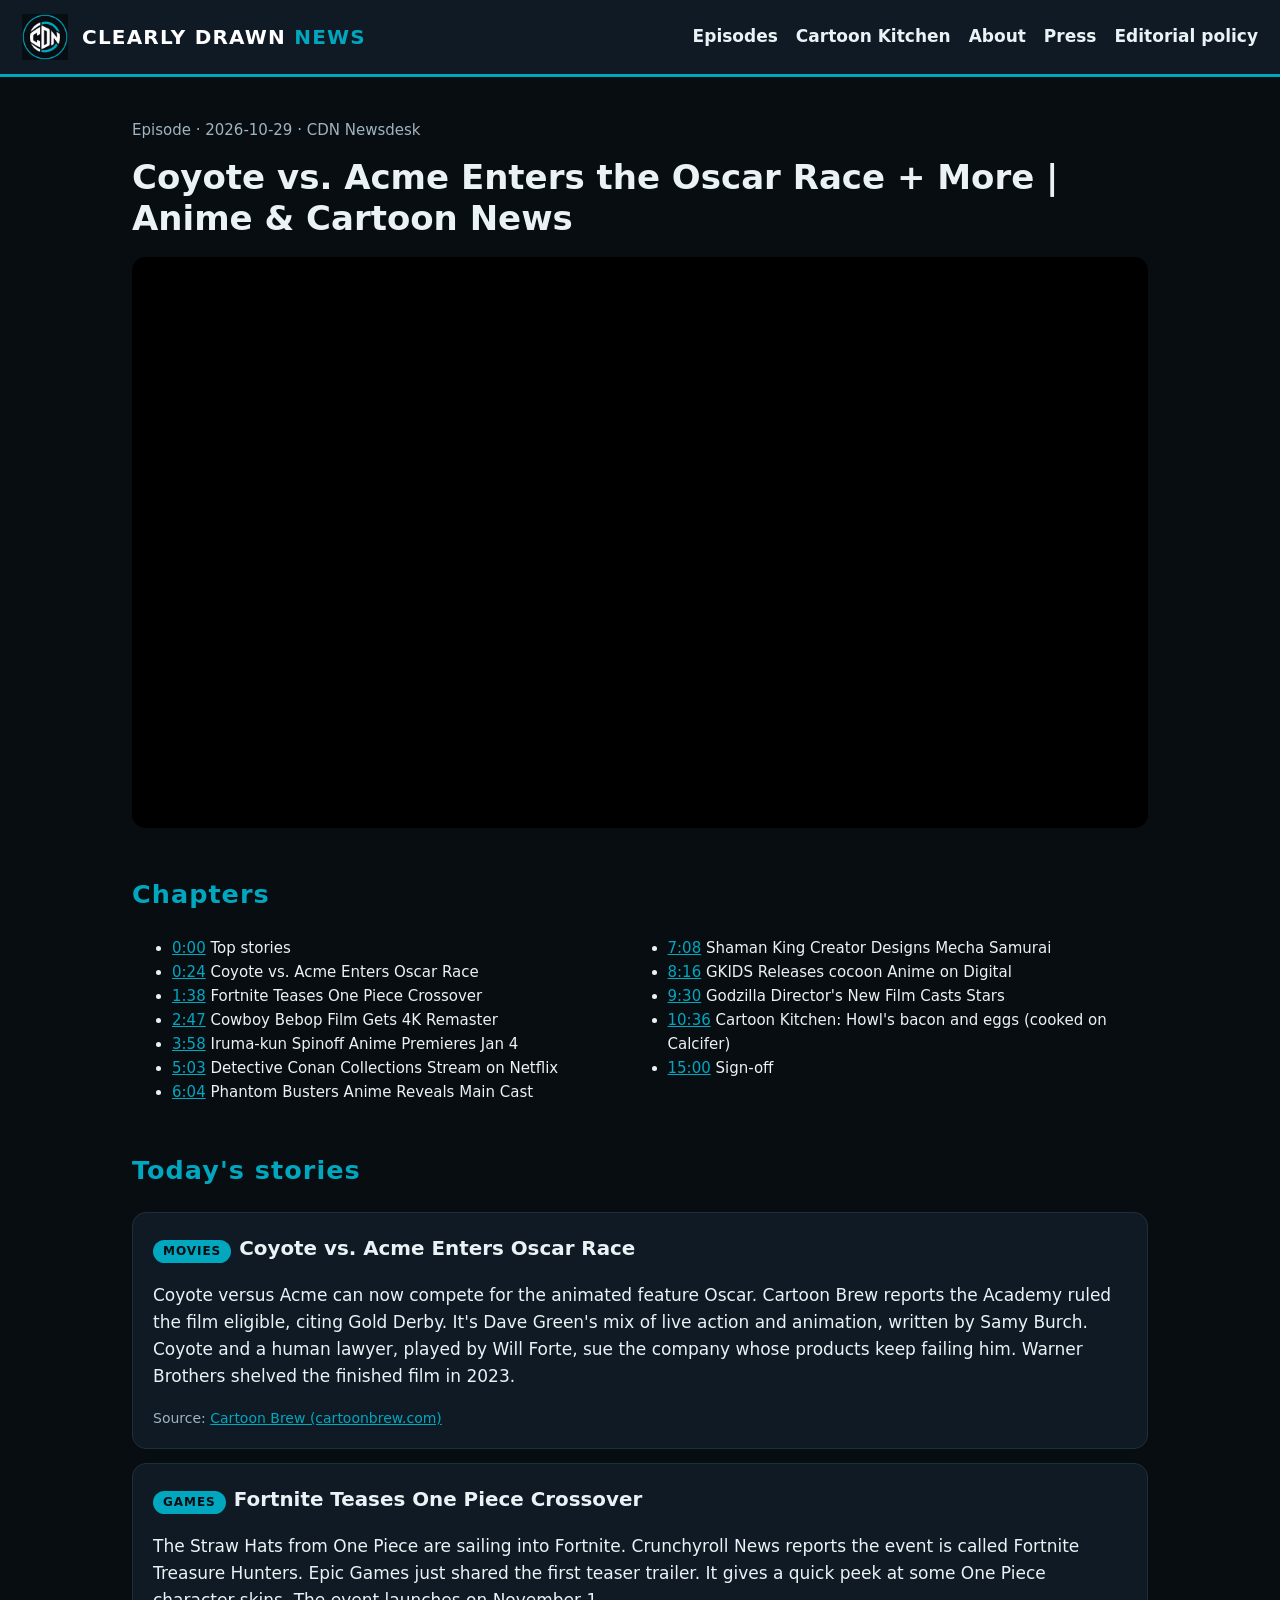
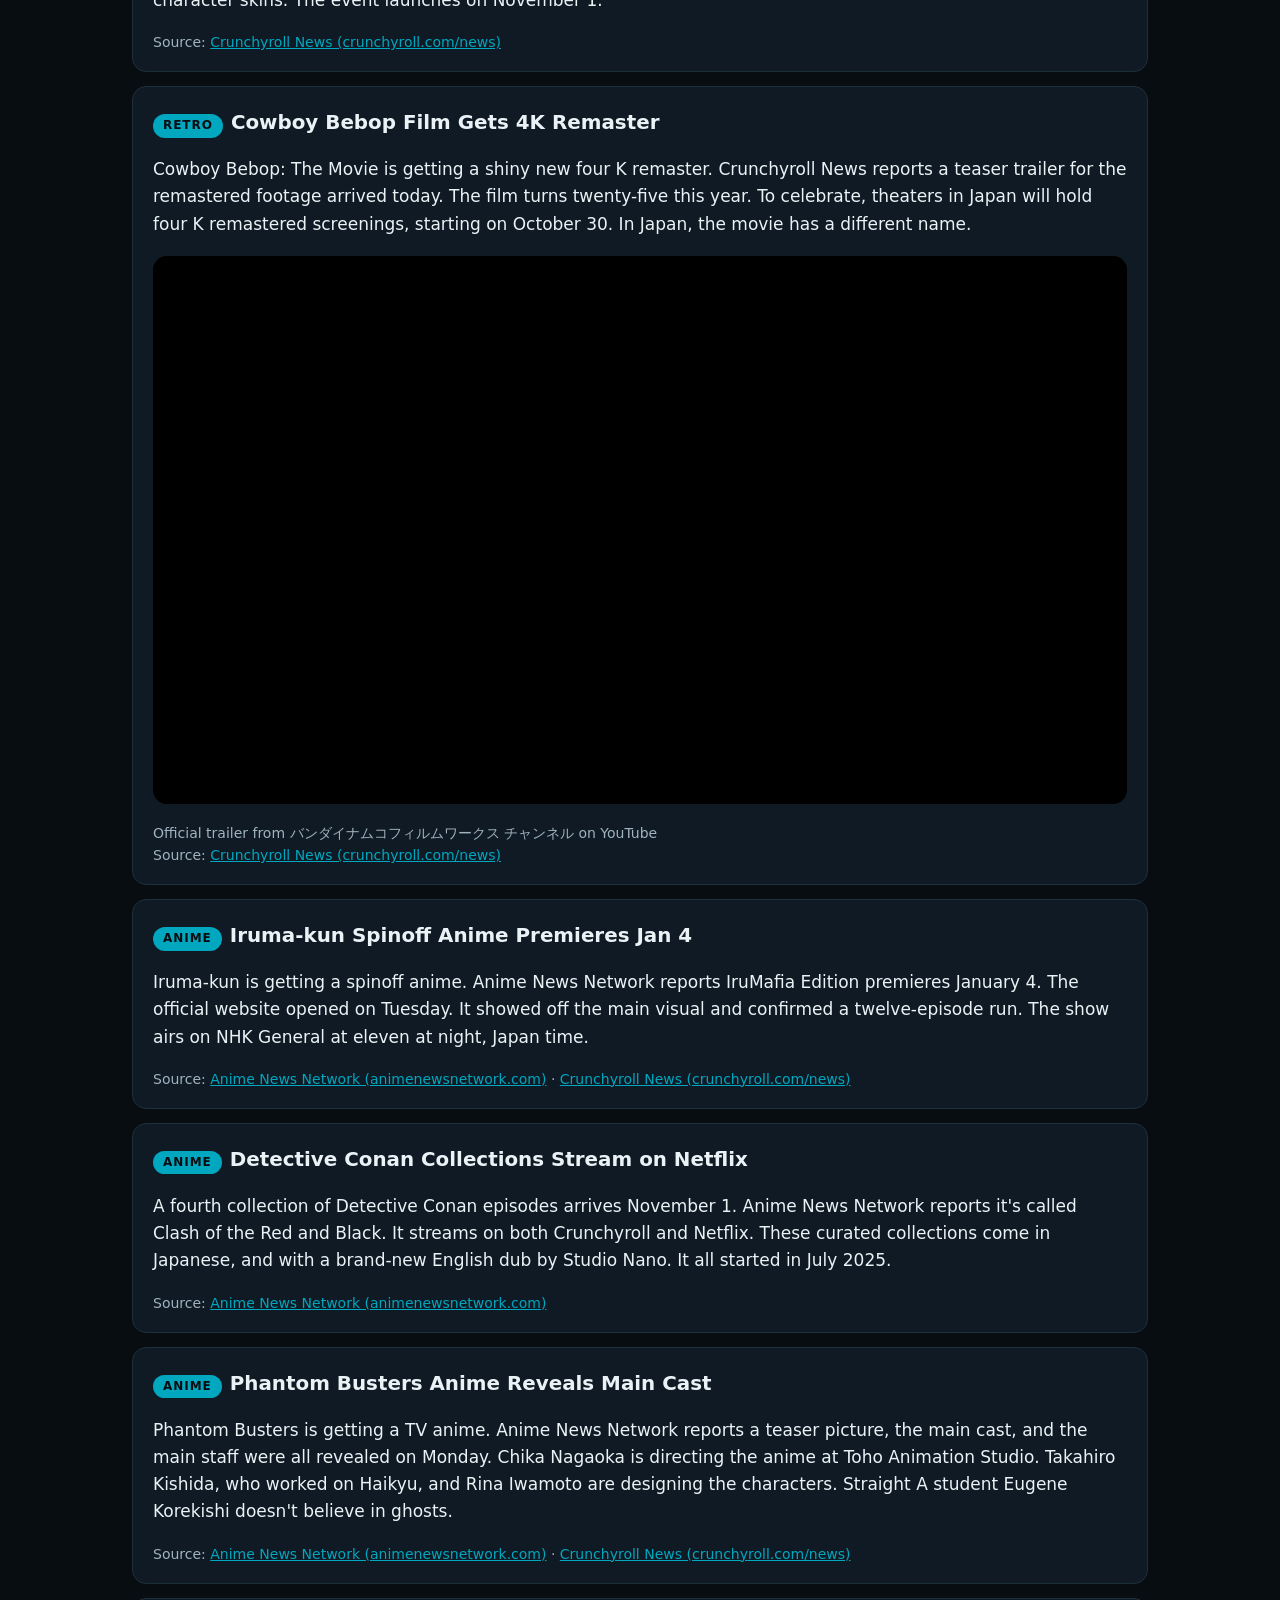
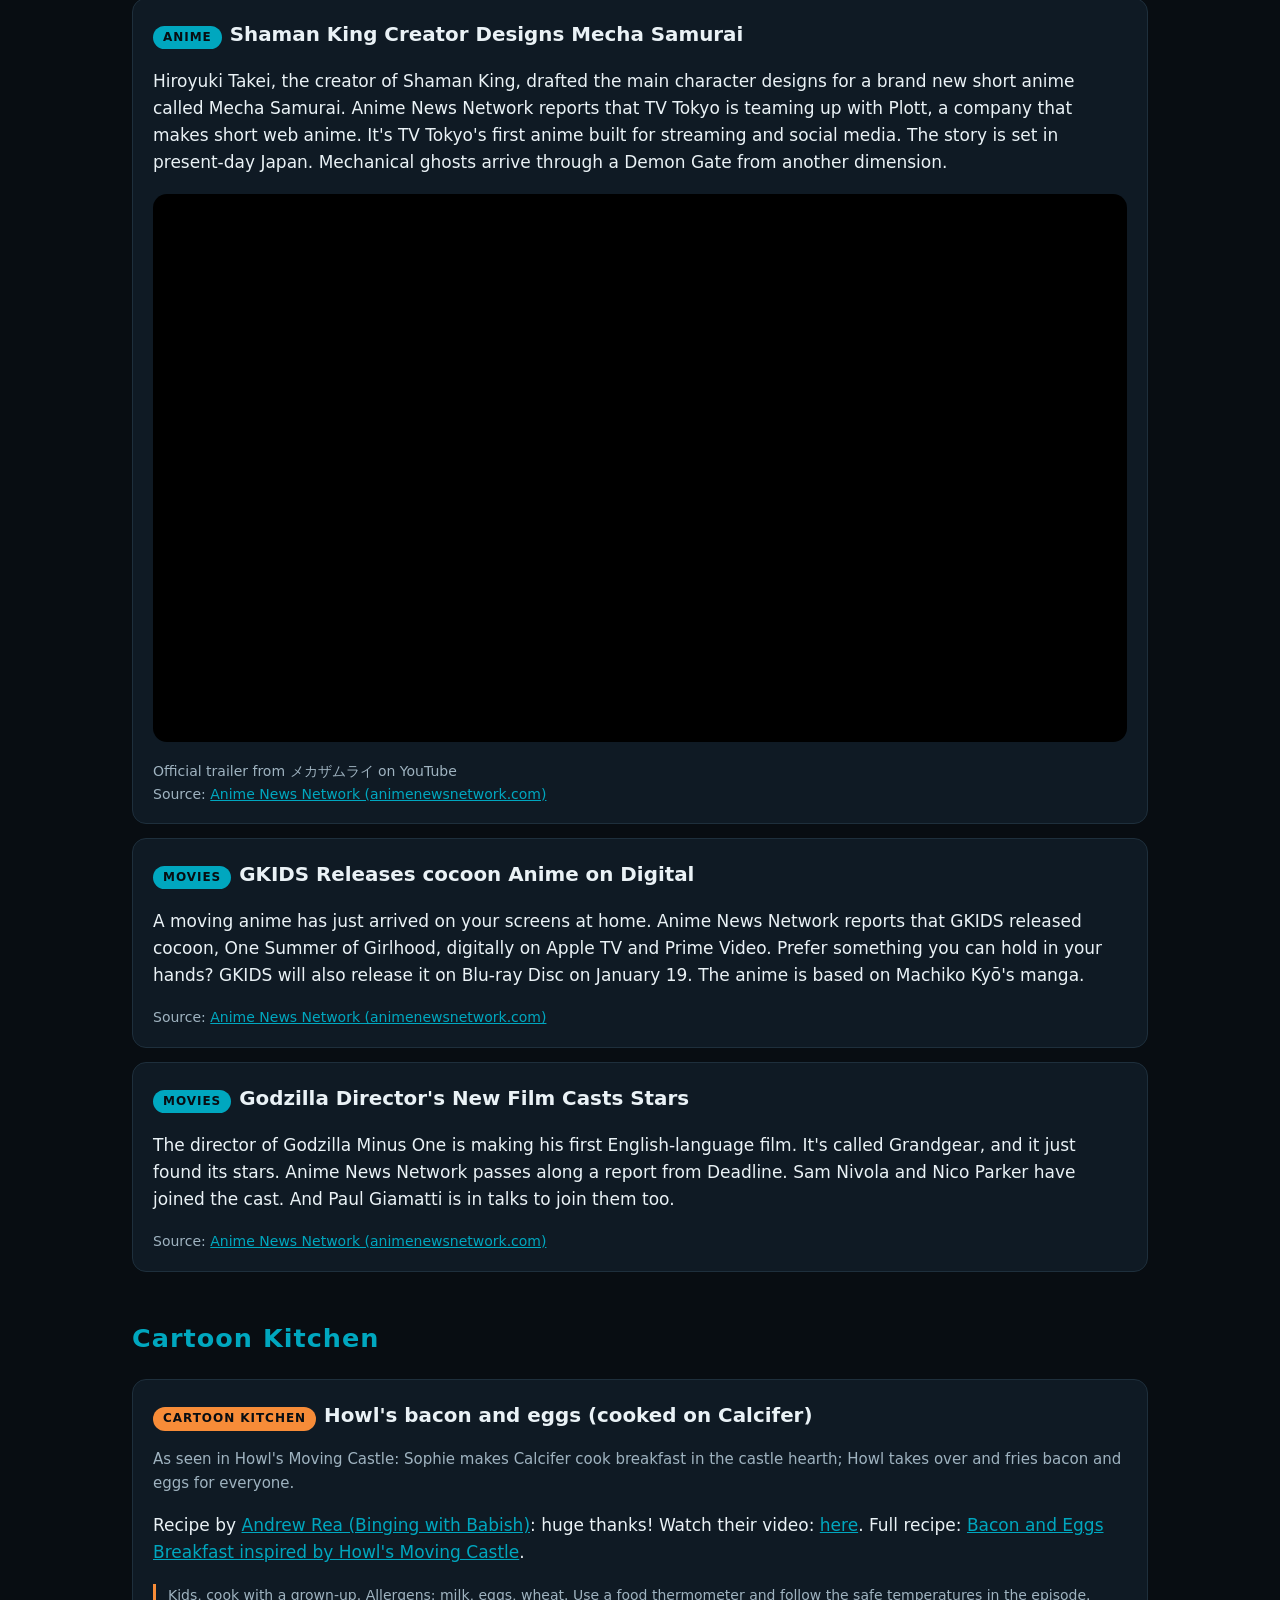
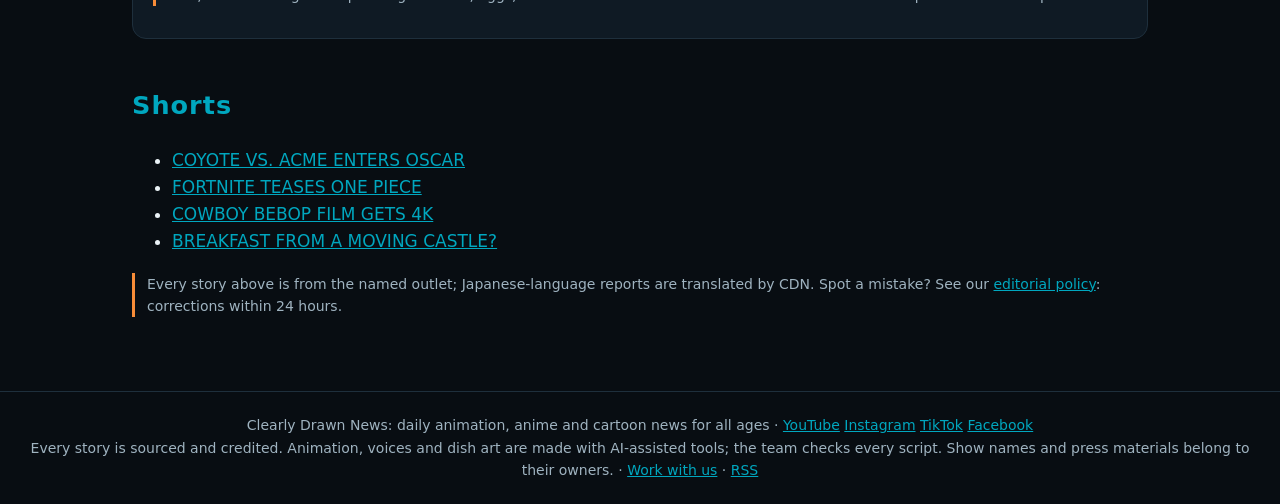
<file: episodes/news-2026-10-29.html>
<!doctype html><html lang="en"><head><meta charset="utf-8">
<meta name="viewport" content="width=device-width,initial-scale=1">
<title>Coyote vs. Acme Enters the Oscar Race + More | Anime &amp; Cartoon News | Clearly Drawn News</title><meta name="description" content="Coyote vs. Acme enters the Oscar race, Fortnite teases a One Piece crossover, and the Cowboy Bebop film gets a 4K remaster! Plus the Iruma-kun spinoff anime premieres January 4, De">
<meta property="og:title" content="Coyote vs. Acme Enters the Oscar Race + More | Anime &amp; Cartoon News | Clearly Drawn News"><meta property="og:description" content="Coyote vs. Acme enters the Oscar race, Fortnite teases a One Piece crossover, and the Cowboy Bebop film gets a 4K remaster! Plus the Iruma-kun spinoff anime premieres January 4, De">
<meta property="og:image" content="https://snapwave333.github.io/clearlydrawnnews/assets/banner.jpg"><meta name="twitter:card" content="summary_large_image">
<link rel="icon" href="../assets/logo.png"><link rel="alternate" type="application/rss+xml" title="Clearly Drawn News" href="../feed.xml">
<link rel="stylesheet" href="../assets/site.css"></head><body>
<header><img src="../assets/logo.png" alt="CDN logo"><a class="name" href="../index.html">CLEARLY DRAWN <span>NEWS</span></a>
<nav><a href="../index.html">Episodes</a><a href="../kitchen.html">Cartoon Kitchen</a><a href="../about.html">About</a>
<a href="../press.html">Press</a><a href="../editorial.html">Editorial policy</a></nav></header>
<main><p class="meta">Episode · 2026-10-29 · CDN Newsdesk</p><h1>Coyote vs. Acme Enters the Oscar Race + More | Anime &amp; Cartoon News</h1>
<div class="video"><iframe src="https://www.youtube-nocookie.com/embed/I9FPLRzgo2c" title="Coyote vs. Acme Enters the Oscar Race + More | Anime &amp; Cartoon News"
allow="accelerometer; encrypted-media; gyroscope; picture-in-picture" allowfullscreen loading="lazy"></iframe></div>
<h2>Chapters</h2><ul class="chapters"><li><a href="https://youtu.be/I9FPLRzgo2c?t=0" rel="noopener">0:00</a> Top stories</li><li><a href="https://youtu.be/I9FPLRzgo2c?t=24" rel="noopener">0:24</a> Coyote vs. Acme Enters Oscar Race</li><li><a href="https://youtu.be/I9FPLRzgo2c?t=98" rel="noopener">1:38</a> Fortnite Teases One Piece Crossover</li><li><a href="https://youtu.be/I9FPLRzgo2c?t=167" rel="noopener">2:47</a> Cowboy Bebop Film Gets 4K Remaster</li><li><a href="https://youtu.be/I9FPLRzgo2c?t=238" rel="noopener">3:58</a> Iruma-kun Spinoff Anime Premieres Jan 4</li><li><a href="https://youtu.be/I9FPLRzgo2c?t=303" rel="noopener">5:03</a> Detective Conan Collections Stream on Netflix</li><li><a href="https://youtu.be/I9FPLRzgo2c?t=364" rel="noopener">6:04</a> Phantom Busters Anime Reveals Main Cast</li><li><a href="https://youtu.be/I9FPLRzgo2c?t=428" rel="noopener">7:08</a> Shaman King Creator Designs Mecha Samurai</li><li><a href="https://youtu.be/I9FPLRzgo2c?t=496" rel="noopener">8:16</a> GKIDS Releases cocoon Anime on Digital</li><li><a href="https://youtu.be/I9FPLRzgo2c?t=570" rel="noopener">9:30</a> Godzilla Director&#x27;s New Film Casts Stars</li><li><a href="https://youtu.be/I9FPLRzgo2c?t=636" rel="noopener">10:36</a> Cartoon Kitchen: Howl&#x27;s bacon and eggs (cooked on Calcifer)</li><li><a href="https://youtu.be/I9FPLRzgo2c?t=900" rel="noopener">15:00</a> Sign-off</li></ul>
<h2>Today's stories</h2><div class="card"><h3><span class="tag">MOVIES</span>Coyote vs. Acme Enters Oscar Race</h3><p>Coyote versus Acme can now compete for the animated feature Oscar. Cartoon Brew reports the Academy ruled the film eligible, citing Gold Derby. It&#x27;s Dave Green&#x27;s mix of live action and animation, written by Samy Burch. Coyote and a human lawyer, played by Will Forte, sue the company whose products keep failing him. Warner Brothers shelved the finished film in 2023.</p><div class="src">Source: <a href="https://www.cartoonbrew.com/awards/coyote-vs-acme-oscars-eligable-268527.html" rel="noopener nofollow">Cartoon Brew (cartoonbrew.com)</a></div></div><div class="card"><h3><span class="tag">GAMES</span>Fortnite Teases One Piece Crossover</h3><p>The Straw Hats from One Piece are sailing into Fortnite. Crunchyroll News reports the event is called Fortnite Treasure Hunters. Epic Games just shared the first teaser trailer. It gives a quick peek at some One Piece character skins. The event launches on November 1.</p><div class="src">Source: <a href="https://crunchyroll.com/news/latest/2026/10/27/fortnite-teases-one-piece-collab-in-treasure-hunters-trailer" rel="noopener nofollow">Crunchyroll News (crunchyroll.com/news)</a></div></div><div class="card"><h3><span class="tag">RETRO</span>Cowboy Bebop Film Gets 4K Remaster</h3><p>Cowboy Bebop: The Movie is getting a shiny new four K remaster. Crunchyroll News reports a teaser trailer for the remastered footage arrived today. The film turns twenty-five this year. To celebrate, theaters in Japan will hold four K remastered screenings, starting on October 30. In Japan, the movie has a different name.</p><div class="video"><iframe src="https://www.youtube-nocookie.com/embed/Gnyv7s--q2M" title="【予告】10月30日公開｜劇場版『COWBOY BEBOP 天国の扉』4K REMASTER" loading="lazy" allowfullscreen></iframe></div><div class="src">Official trailer from バンダイナムコフィルムワークス チャンネル on YouTube</div><div class="src">Source: <a href="https://crunchyroll.com/news/latest/2026/10/28/cowboy-bebop-the-movie-4k-remaster-teaser-trailer" rel="noopener nofollow">Crunchyroll News (crunchyroll.com/news)</a></div></div><div class="card"><h3><span class="tag">ANIME</span>Iruma-kun Spinoff Anime Premieres Jan 4</h3><p>Iruma-kun is getting a spinoff anime. Anime News Network reports IruMafia Edition premieres January 4. The official website opened on Tuesday. It showed off the main visual and confirmed a twelve-episode run. The show airs on NHK General at eleven at night, Japan time.</p><div class="src">Source: <a href="https://www.animenewsnetwork.com/news/2026-10-27/welcome-to-demon-school-iruma-kun-irumafia-edition-tv-anime-reveals-january-4-debut-returning-cast-/.243245" rel="noopener nofollow">Anime News Network (animenewsnetwork.com)</a> · <a href="https://crunchyroll.com/news/latest/2026/10/27/welcome-to-demon-school-iruma-kun-irumafia-edition-anime-premiere-date-visual" rel="noopener nofollow">Crunchyroll News (crunchyroll.com/news)</a></div></div><div class="card"><h3><span class="tag">ANIME</span>Detective Conan Collections Stream on Netflix</h3><p>A fourth collection of Detective Conan episodes arrives November 1. Anime News Network reports it&#x27;s called Clash of the Red and Black. It streams on both Crunchyroll and Netflix. These curated collections come in Japanese, and with a brand-new English dub by Studio Nano. It all started in July 2025.</p><div class="src">Source: <a href="https://www.animenewsnetwork.com/news/2026-10-27/detective-conan-anime-4th-collection-of-episodes-clash-of-the-red-and-black-streams-on-crunchyroll-/.243257" rel="noopener nofollow">Anime News Network (animenewsnetwork.com)</a></div></div><div class="card"><h3><span class="tag">ANIME</span>Phantom Busters Anime Reveals Main Cast</h3><p>Phantom Busters is getting a TV anime. Anime News Network reports a teaser picture, the main cast, and the main staff were all revealed on Monday. Chika Nagaoka is directing the anime at Toho Animation Studio. Takahiro Kishida, who worked on Haikyu, and Rina Iwamoto are designing the characters. Straight A student Eugene Korekishi doesn&#x27;t believe in ghosts.</p><div class="src">Source: <a href="https://www.animenewsnetwork.com/news/2026-10-27/phantom-busters-tv-anime-reveals-main-cast-staff/.243246" rel="noopener nofollow">Anime News Network (animenewsnetwork.com)</a> · <a href="https://crunchyroll.com/news/latest/2026/10/27/phantom-busters-anime-main-cast-key-staff-teaser-visual" rel="noopener nofollow">Crunchyroll News (crunchyroll.com/news)</a></div></div><div class="card"><h3><span class="tag">ANIME</span>Shaman King Creator Designs Mecha Samurai</h3><p>Hiroyuki Takei, the creator of Shaman King, drafted the main character designs for a brand new short anime called Mecha Samurai. Anime News Network reports that TV Tokyo is teaming up with Plott, a company that makes short web anime. It&#x27;s TV Tokyo&#x27;s first anime built for streaming and social media. The story is set in present-day Japan. Mechanical ghosts arrive through a Demon Gate from another dimension.</p><div class="video"><iframe src="https://www.youtube-nocookie.com/embed/6FdS26mkHvE" title="『メカザムライ』ティザーPV │ OFFICIAL TEASER TRAILER" loading="lazy" allowfullscreen></iframe></div><div class="src">Official trailer from メカザムライ on YouTube</div><div class="src">Source: <a href="https://www.animenewsnetwork.com/news/2026-10-27/shaman-king-hiroyuki-takei-designs-short-net-anime-mecha-samurai/.243242" rel="noopener nofollow">Anime News Network (animenewsnetwork.com)</a></div></div><div class="card"><h3><span class="tag">MOVIES</span>GKIDS Releases cocoon Anime on Digital</h3><p>A moving anime has just arrived on your screens at home. Anime News Network reports that GKIDS released cocoon, One Summer of Girlhood, digitally on Apple TV and Prime Video. Prefer something you can hold in your hands? GKIDS will also release it on Blu-ray Disc on January 19. The anime is based on Machiko Kyō&#x27;s manga.</p><div class="src">Source: <a href="https://www.animenewsnetwork.com/news/2026-10-27/gkids-releases-cocoon-wartime-anime-digitally-with-blu-ray-disc-release-shipping-on-january-19/.243255" rel="noopener nofollow">Anime News Network (animenewsnetwork.com)</a></div></div><div class="card"><h3><span class="tag">MOVIES</span>Godzilla Director&#x27;s New Film Casts Stars</h3><p>The director of Godzilla Minus One is making his first English-language film. It&#x27;s called Grandgear, and it just found its stars. Anime News Network passes along a report from Deadline. Sam Nivola and Nico Parker have joined the cast. And Paul Giamatti is in talks to join them too.</p><div class="src">Source: <a href="https://www.animenewsnetwork.com/news/2026-10-27/deadline-takashi-yamazaki-grandgear-film-casts-sam-nivola-nico-parker/.243234" rel="noopener nofollow">Anime News Network (animenewsnetwork.com)</a></div></div>
<h2>Cartoon Kitchen</h2><div class="card kitchen"><h3><span class="tag">CARTOON KITCHEN</span>Howl&#x27;s bacon and eggs (cooked on Calcifer)</h3><p class="meta">As seen in Howl&#x27;s Moving Castle: Sophie makes Calcifer cook breakfast in the castle hearth; Howl takes over and fries bacon and eggs for everyone.</p><p>Recipe by <a href="https://www.babi.sh/recipes/orangemochafrapp-fpm9l" rel="noopener">Andrew Rea (Binging with Babish)</a>: huge thanks! Watch their video: <a href="https://www.youtube.com/watch?v=UPccIAVvQA4" rel="noopener">here</a>. Full recipe: <a href="https://www.babi.sh/recipes/orangemochafrapp-fpm9l" rel="noopener">Bacon and Eggs Breakfast inspired by Howl&#x27;s Moving Castle</a>.</p><p class="notice">Kids, cook with a grown-up. Allergens: milk, eggs, wheat. Use a food thermometer and follow the safe temperatures in the episode.</p></div>
<h2>Shorts</h2><ul><li><a href="https://youtube.com/shorts/lhNdEoWjCj8" rel="noopener">COYOTE VS. ACME ENTERS OSCAR</a></li><li><a href="https://youtube.com/shorts/9ctjOe1Vwf4" rel="noopener">FORTNITE TEASES ONE PIECE</a></li><li><a href="https://youtube.com/shorts/4o01HU15CRQ" rel="noopener">COWBOY BEBOP FILM GETS 4K</a></li><li><a href="https://youtube.com/shorts/NBZVWo4pK1I" rel="noopener">BREAKFAST FROM A MOVING CASTLE?</a></li></ul>
<p class="notice">Every story above is from the named outlet; Japanese-language reports are translated by CDN. Spot a
mistake? See our <a href="../editorial.html">editorial policy</a>: corrections within 24 hours.</p></main>
<footer>Clearly Drawn News: daily animation, anime and cartoon news for all ages · <a href="https://www.youtube.com/@ClearlyDrawnNews" rel="noopener">YouTube</a> <a href="https://www.instagram.com/snapwave/" rel="noopener">Instagram</a> <a href="https://www.tiktok.com/@clearlydrawnlessons" rel="noopener">TikTok</a> <a href="https://www.facebook.com/profile.php?id=61596142346335" rel="noopener">Facebook</a><br>
Every story is sourced and credited. Animation, voices and dish art are made with AI-assisted tools; the team checks
every script. Show names and press materials belong to their owners. · <a href="../sponsor.html">Work with us</a> ·
<a href="../feed.xml">RSS</a></footer>
</body></html>
</file>
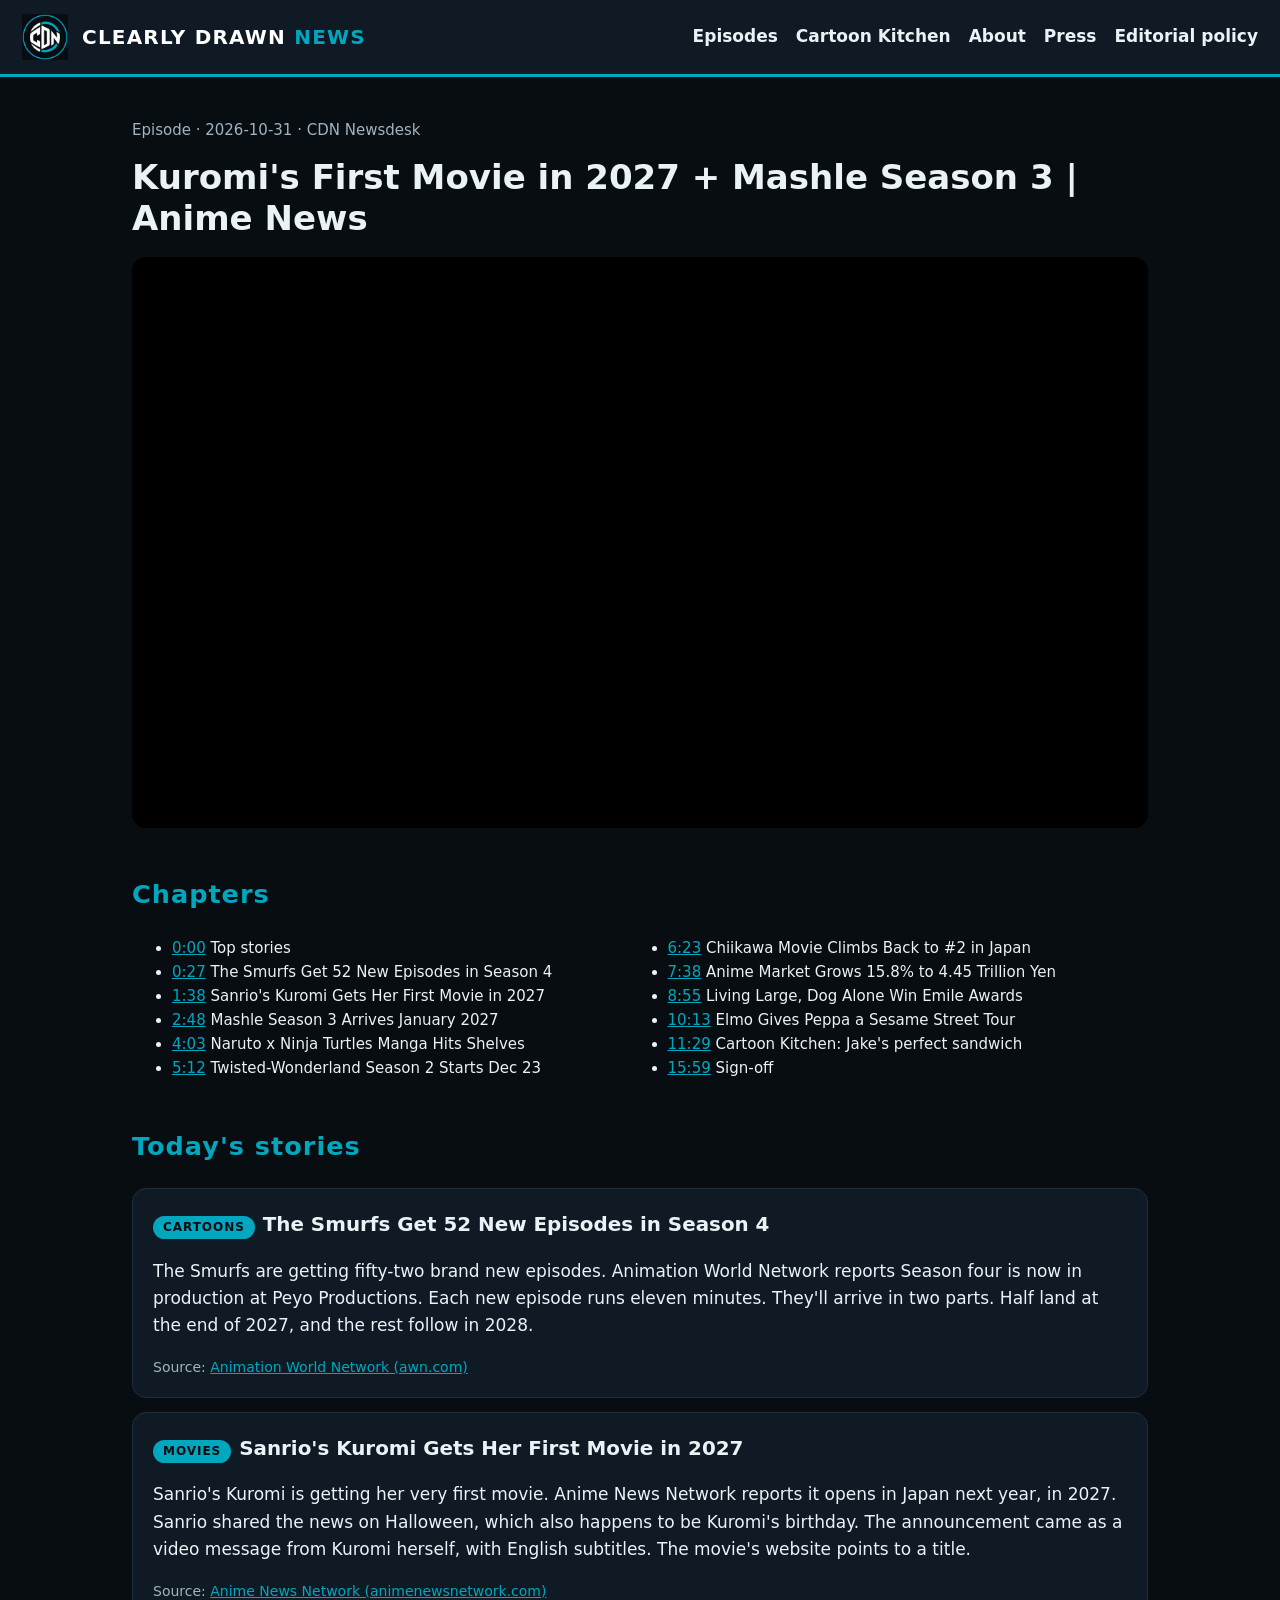
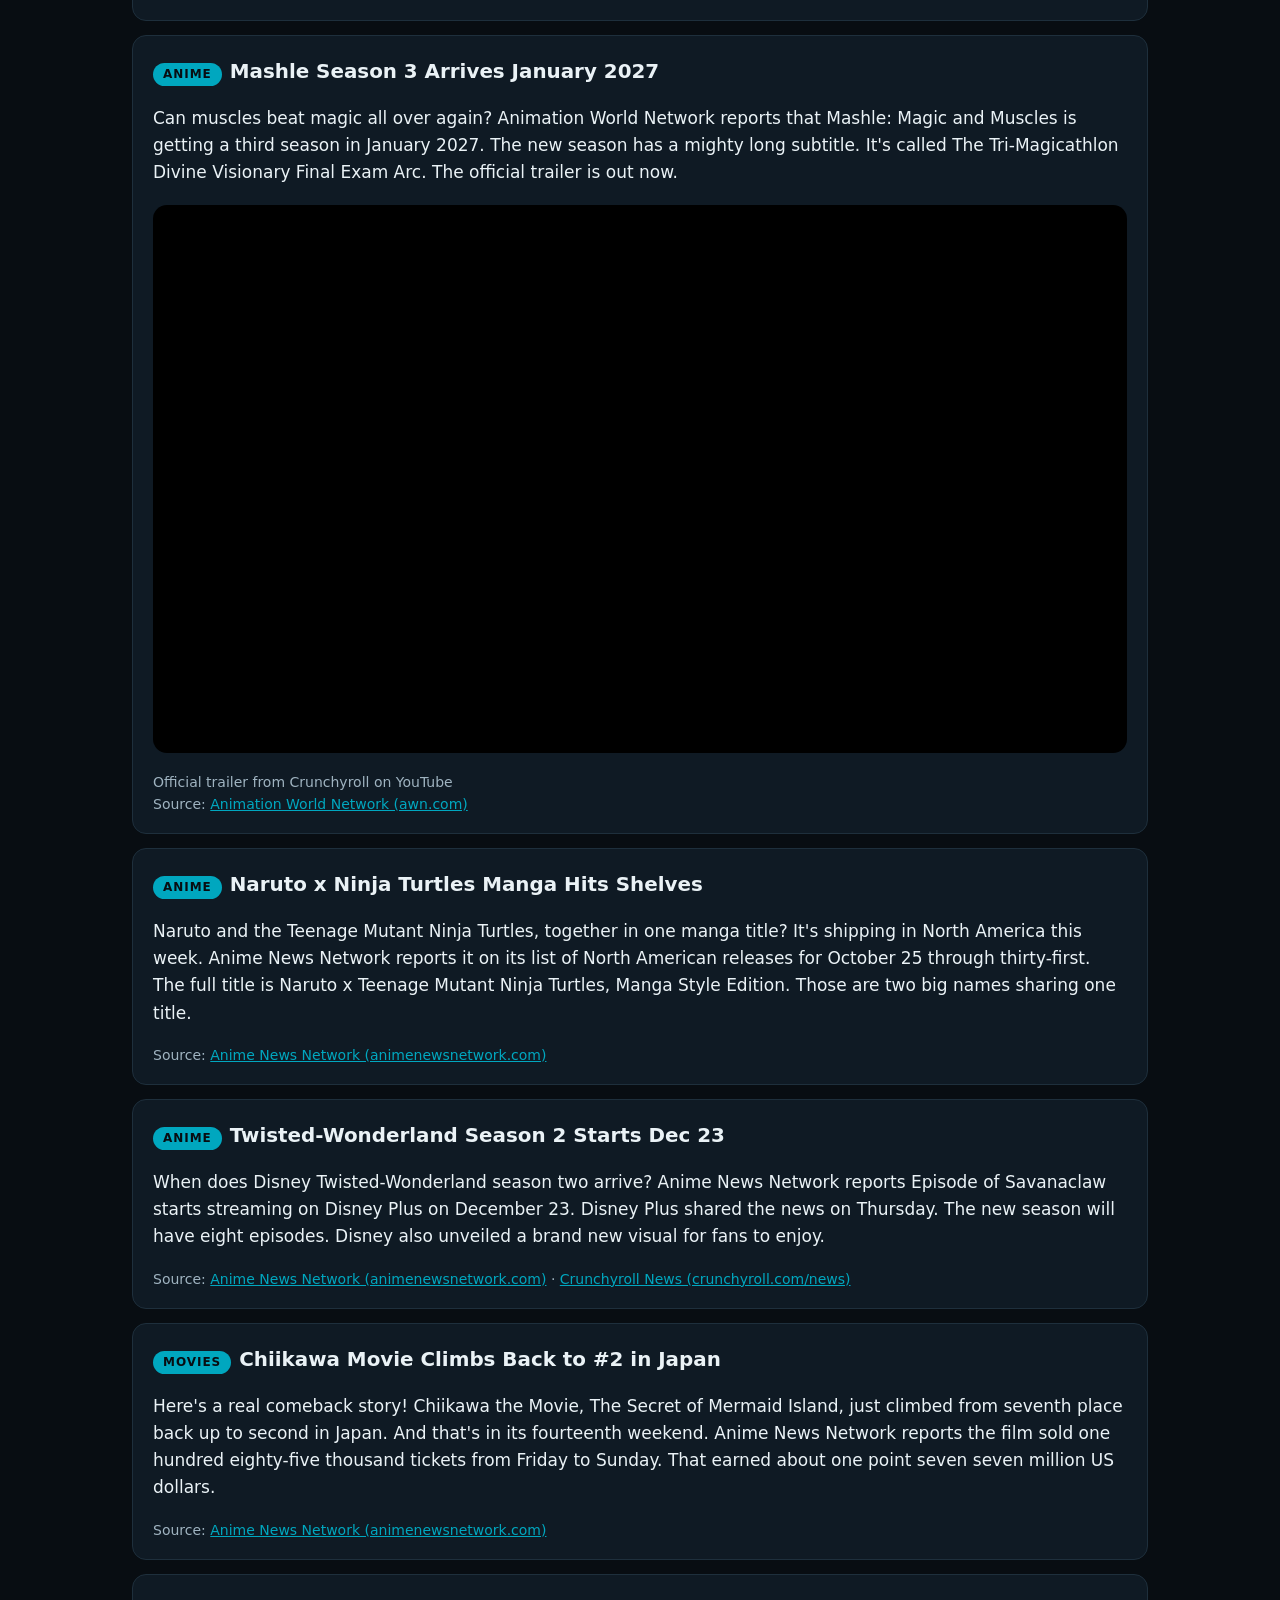
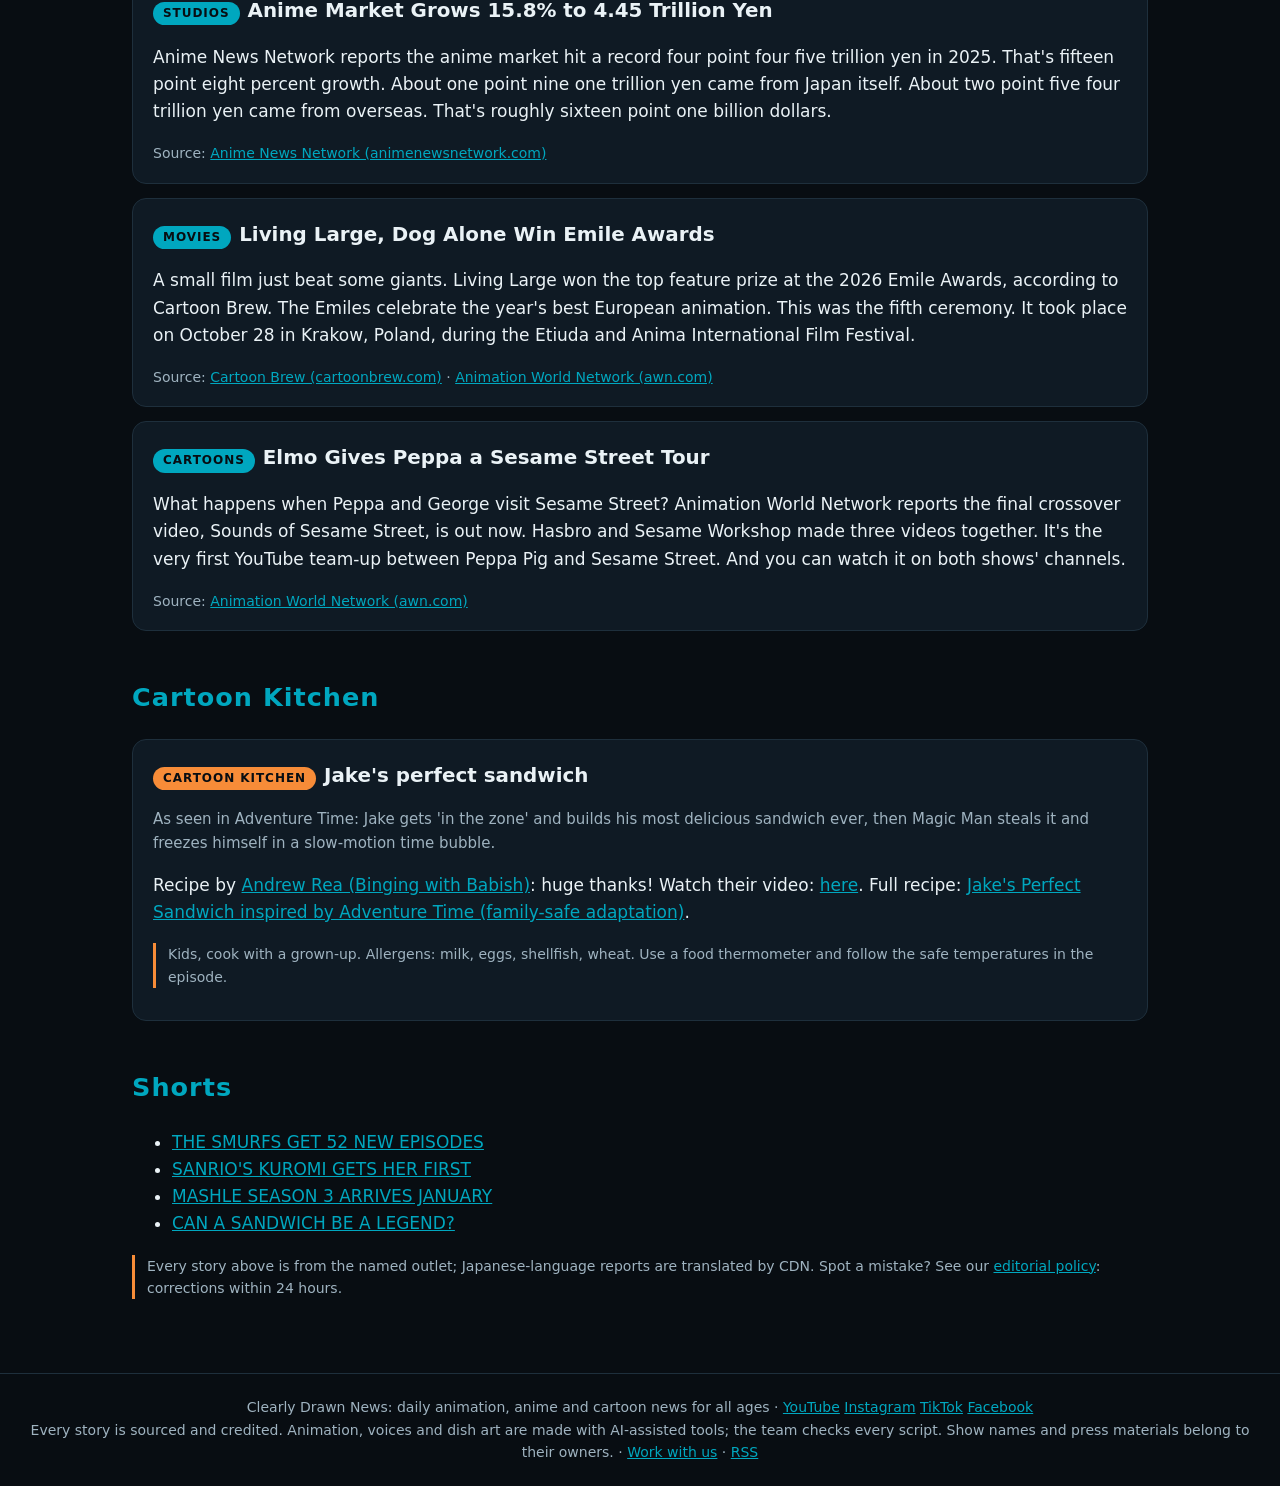
<file: episodes/news-2026-10-31.html>
<!doctype html><html lang="en"><head><meta charset="utf-8">
<meta name="viewport" content="width=device-width,initial-scale=1">
<title>Kuromi&#x27;s First Movie in 2027 + Mashle Season 3 | Anime News | Clearly Drawn News</title><meta name="description" content="Sanrio&#x27;s Kuromi is getting her very first movie in 2027, Mashle Season 3 arrives January 2027, and The Smurfs get 52 new episodes in Season 4. We also cover the Naruto x Ninja Turt">
<meta property="og:title" content="Kuromi&#x27;s First Movie in 2027 + Mashle Season 3 | Anime News | Clearly Drawn News"><meta property="og:description" content="Sanrio&#x27;s Kuromi is getting her very first movie in 2027, Mashle Season 3 arrives January 2027, and The Smurfs get 52 new episodes in Season 4. We also cover the Naruto x Ninja Turt">
<meta property="og:image" content="https://snapwave333.github.io/clearlydrawnnews/assets/banner.jpg"><meta name="twitter:card" content="summary_large_image">
<link rel="icon" href="../assets/logo.png"><link rel="alternate" type="application/rss+xml" title="Clearly Drawn News" href="../feed.xml">
<link rel="stylesheet" href="../assets/site.css"></head><body>
<header><img src="../assets/logo.png" alt="CDN logo"><a class="name" href="../index.html">CLEARLY DRAWN <span>NEWS</span></a>
<nav><a href="../index.html">Episodes</a><a href="../kitchen.html">Cartoon Kitchen</a><a href="../about.html">About</a>
<a href="../press.html">Press</a><a href="../editorial.html">Editorial policy</a></nav></header>
<main><p class="meta">Episode · 2026-10-31 · CDN Newsdesk</p><h1>Kuromi&#x27;s First Movie in 2027 + Mashle Season 3 | Anime News</h1>
<div class="video"><iframe src="https://www.youtube-nocookie.com/embed/xMtnYbQHs6U" title="Kuromi&#x27;s First Movie in 2027 + Mashle Season 3 | Anime News"
allow="accelerometer; encrypted-media; gyroscope; picture-in-picture" allowfullscreen loading="lazy"></iframe></div>
<h2>Chapters</h2><ul class="chapters"><li><a href="https://youtu.be/xMtnYbQHs6U?t=0" rel="noopener">0:00</a> Top stories</li><li><a href="https://youtu.be/xMtnYbQHs6U?t=27" rel="noopener">0:27</a> The Smurfs Get 52 New Episodes in Season 4</li><li><a href="https://youtu.be/xMtnYbQHs6U?t=98" rel="noopener">1:38</a> Sanrio&#x27;s Kuromi Gets Her First Movie in 2027</li><li><a href="https://youtu.be/xMtnYbQHs6U?t=168" rel="noopener">2:48</a> Mashle Season 3 Arrives January 2027</li><li><a href="https://youtu.be/xMtnYbQHs6U?t=243" rel="noopener">4:03</a> Naruto x Ninja Turtles Manga Hits Shelves</li><li><a href="https://youtu.be/xMtnYbQHs6U?t=312" rel="noopener">5:12</a> Twisted-Wonderland Season 2 Starts Dec 23</li><li><a href="https://youtu.be/xMtnYbQHs6U?t=383" rel="noopener">6:23</a> Chiikawa Movie Climbs Back to #2 in Japan</li><li><a href="https://youtu.be/xMtnYbQHs6U?t=458" rel="noopener">7:38</a> Anime Market Grows 15.8% to 4.45 Trillion Yen</li><li><a href="https://youtu.be/xMtnYbQHs6U?t=535" rel="noopener">8:55</a> Living Large, Dog Alone Win Emile Awards</li><li><a href="https://youtu.be/xMtnYbQHs6U?t=613" rel="noopener">10:13</a> Elmo Gives Peppa a Sesame Street Tour</li><li><a href="https://youtu.be/xMtnYbQHs6U?t=689" rel="noopener">11:29</a> Cartoon Kitchen: Jake&#x27;s perfect sandwich</li><li><a href="https://youtu.be/xMtnYbQHs6U?t=959" rel="noopener">15:59</a> Sign-off</li></ul>
<h2>Today's stories</h2><div class="card"><h3><span class="tag">CARTOONS</span>The Smurfs Get 52 New Episodes in Season 4</h3><p>The Smurfs are getting fifty-two brand new episodes. Animation World Network reports Season four is now in production at Peyo Productions. Each new episode runs eleven minutes. They&#x27;ll arrive in two parts. Half land at the end of 2027, and the rest follow in 2028.</p><div class="src">Source: <a href="https://www.awn.com/news/smurfs-gets-52-new-episodes-season-4-now-production" rel="noopener nofollow">Animation World Network (awn.com)</a></div></div><div class="card"><h3><span class="tag">MOVIES</span>Sanrio&#x27;s Kuromi Gets Her First Movie in 2027</h3><p>Sanrio&#x27;s Kuromi is getting her very first movie. Anime News Network reports it opens in Japan next year, in 2027. Sanrio shared the news on Halloween, which also happens to be Kuromi&#x27;s birthday. The announcement came as a video message from Kuromi herself, with English subtitles. The movie&#x27;s website points to a title.</p><div class="src">Source: <a href="https://www.animenewsnetwork.com/news/2026-10-30/sanrio-kuromi-character-gets-1st-film-in-2027/.243372" rel="noopener nofollow">Anime News Network (animenewsnetwork.com)</a></div></div><div class="card"><h3><span class="tag">ANIME</span>Mashle Season 3 Arrives January 2027</h3><p>Can muscles beat magic all over again? Animation World Network reports that Mashle: Magic and Muscles is getting a third season in January 2027. The new season has a mighty long subtitle. It&#x27;s called The Tri-Magicathlon Divine Visionary Final Exam Arc. The official trailer is out now.</p><div class="video"><iframe src="https://www.youtube-nocookie.com/embed/RBZQCHzX2wY" title="MASHLE: MAGIC AND MUSCLES The Tri-Magicathlon Divine Visionary Final Exam Arc | Official Trailer" loading="lazy" allowfullscreen></iframe></div><div class="src">Official trailer from Crunchyroll on YouTube</div><div class="src">Source: <a href="https://www.awn.com/news/more-muscles-over-magic-mashle-season-3-arrives" rel="noopener nofollow">Animation World Network (awn.com)</a></div></div><div class="card"><h3><span class="tag">ANIME</span>Naruto x Ninja Turtles Manga Hits Shelves</h3><p>Naruto and the Teenage Mutant Ninja Turtles, together in one manga title? It&#x27;s shipping in North America this week. Anime News Network reports it on its list of North American releases for October 25 through thirty-first. The full title is Naruto x Teenage Mutant Ninja Turtles, Manga Style Edition. Those are two big names sharing one title.</p><div class="src">Source: <a href="https://www.animenewsnetwork.com/news/2026-10-30/north-american-anime-manga-releases-october-25-31/.243223" rel="noopener nofollow">Anime News Network (animenewsnetwork.com)</a></div></div><div class="card"><h3><span class="tag">ANIME</span>Twisted-Wonderland Season 2 Starts Dec 23</h3><p>When does Disney Twisted-Wonderland season two arrive? Anime News Network reports Episode of Savanaclaw starts streaming on Disney Plus on December 23. Disney Plus shared the news on Thursday. The new season will have eight episodes. Disney also unveiled a brand new visual for fans to enjoy.</p><div class="src">Source: <a href="https://www.animenewsnetwork.com/news/2026-10-29/disney-twisted-wonderland-anime-episode-of-savanaclaw-begins-8-episode-run-on-december-23/.243328" rel="noopener nofollow">Anime News Network (animenewsnetwork.com)</a> · <a href="https://crunchyroll.com/news/latest/2026/10/29/disney-twisted-wonderland-the-animation-season-2-episode-of-savanaclaw-anime-release-date-visual" rel="noopener nofollow">Crunchyroll News (crunchyroll.com/news)</a></div></div><div class="card"><h3><span class="tag">MOVIES</span>Chiikawa Movie Climbs Back to #2 in Japan</h3><p>Here&#x27;s a real comeback story! Chiikawa the Movie, The Secret of Mermaid Island, just climbed from seventh place back up to second in Japan. And that&#x27;s in its fourteenth weekend. Anime News Network reports the film sold one hundred eighty-five thousand tickets from Friday to Sunday. That earned about one point seven seven million US dollars.</p><div class="src">Source: <a href="https://www.animenewsnetwork.com/news/2026-10-29/chiikawa-anime-film-rises-back-to-no.2-made-in-abyss-mezameru-shinpi-anime-film-opens-at-no.6/.243244" rel="noopener nofollow">Anime News Network (animenewsnetwork.com)</a></div></div><div class="card"><h3><span class="tag">STUDIOS</span>Anime Market Grows 15.8% to 4.45 Trillion Yen</h3><p>Anime News Network reports the anime market hit a record four point four five trillion yen in 2025. That&#x27;s fifteen point eight percent growth. About one point nine one trillion yen came from Japan itself. About two point five four trillion yen came from overseas. That&#x27;s roughly sixteen point one billion dollars.</p><div class="src">Source: <a href="https://www.animenewsnetwork.com/news/2026-10-30/anime-market-grew-15.8-percent-to-record-4.45-trillion-yen-in-2025/.243366" rel="noopener nofollow">Anime News Network (animenewsnetwork.com)</a></div></div><div class="card"><h3><span class="tag">MOVIES</span>Living Large, Dog Alone Win Emile Awards</h3><p>A small film just beat some giants. Living Large won the top feature prize at the 2026 Emile Awards, according to Cartoon Brew. The Emiles celebrate the year&#x27;s best European animation. This was the fifth ceremony. It took place on October 28 in Krakow, Poland, during the Etiuda and Anima International Film Festival.</p><div class="src">Source: <a href="https://www.cartoonbrew.com/awards/emile-european-animation-awards-living-large-dog-alone-268597.html" rel="noopener nofollow">Cartoon Brew (cartoonbrew.com)</a> · <a href="https://www.awn.com/news/living-large-and-dog-alone-named-europes-best-2026-emile-awards" rel="noopener nofollow">Animation World Network (awn.com)</a></div></div><div class="card"><h3><span class="tag">CARTOONS</span>Elmo Gives Peppa a Sesame Street Tour</h3><p>What happens when Peppa and George visit Sesame Street? Animation World Network reports the final crossover video, Sounds of Sesame Street, is out now. Hasbro and Sesame Workshop made three videos together. It&#x27;s the very first YouTube team-up between Peppa Pig and Sesame Street. And you can watch it on both shows&#x27; channels.</p><div class="src">Source: <a href="https://www.awn.com/news/elmo-shows-peppa-george-around-sesame-street-collaboration-series-finale" rel="noopener nofollow">Animation World Network (awn.com)</a></div></div>
<h2>Cartoon Kitchen</h2><div class="card kitchen"><h3><span class="tag">CARTOON KITCHEN</span>Jake&#x27;s perfect sandwich</h3><p class="meta">As seen in Adventure Time: Jake gets &#x27;in the zone&#x27; and builds his most delicious sandwich ever, then Magic Man steals it and freezes himself in a slow-motion time bubble.</p><p>Recipe by <a href="https://www.babi.sh/recipes/adventure-time-sandwich" rel="noopener">Andrew Rea (Binging with Babish)</a>: huge thanks! Watch their video: <a href="https://www.youtube.com/watch?v=HsxBw6ls7Z0" rel="noopener">here</a>. Full recipe: <a href="https://www.babi.sh/recipes/adventure-time-sandwich" rel="noopener">Jake&#x27;s Perfect Sandwich inspired by Adventure Time (family-safe adaptation)</a>.</p><p class="notice">Kids, cook with a grown-up. Allergens: milk, eggs, shellfish, wheat. Use a food thermometer and follow the safe temperatures in the episode.</p></div>
<h2>Shorts</h2><ul><li><a href="https://youtube.com/shorts/Ot4jjUqTAX0" rel="noopener">THE SMURFS GET 52 NEW EPISODES</a></li><li><a href="https://youtube.com/shorts/r_6BmNzcGJA" rel="noopener">SANRIO&#x27;S KUROMI GETS HER FIRST</a></li><li><a href="https://youtube.com/shorts/qU1VP6WljWY" rel="noopener">MASHLE SEASON 3 ARRIVES JANUARY</a></li><li><a href="https://youtube.com/shorts/nt6g8PO3ff4" rel="noopener">CAN A SANDWICH BE A LEGEND?</a></li></ul>
<p class="notice">Every story above is from the named outlet; Japanese-language reports are translated by CDN. Spot a
mistake? See our <a href="../editorial.html">editorial policy</a>: corrections within 24 hours.</p></main>
<footer>Clearly Drawn News: daily animation, anime and cartoon news for all ages · <a href="https://www.youtube.com/@ClearlyDrawnNews" rel="noopener">YouTube</a> <a href="https://www.instagram.com/snapwave/" rel="noopener">Instagram</a> <a href="https://www.tiktok.com/@clearlydrawnlessons" rel="noopener">TikTok</a> <a href="https://www.facebook.com/profile.php?id=61596142346335" rel="noopener">Facebook</a><br>
Every story is sourced and credited. Animation, voices and dish art are made with AI-assisted tools; the team checks
every script. Show names and press materials belong to their owners. · <a href="../sponsor.html">Work with us</a> ·
<a href="../feed.xml">RSS</a></footer>
</body></html>
</file>
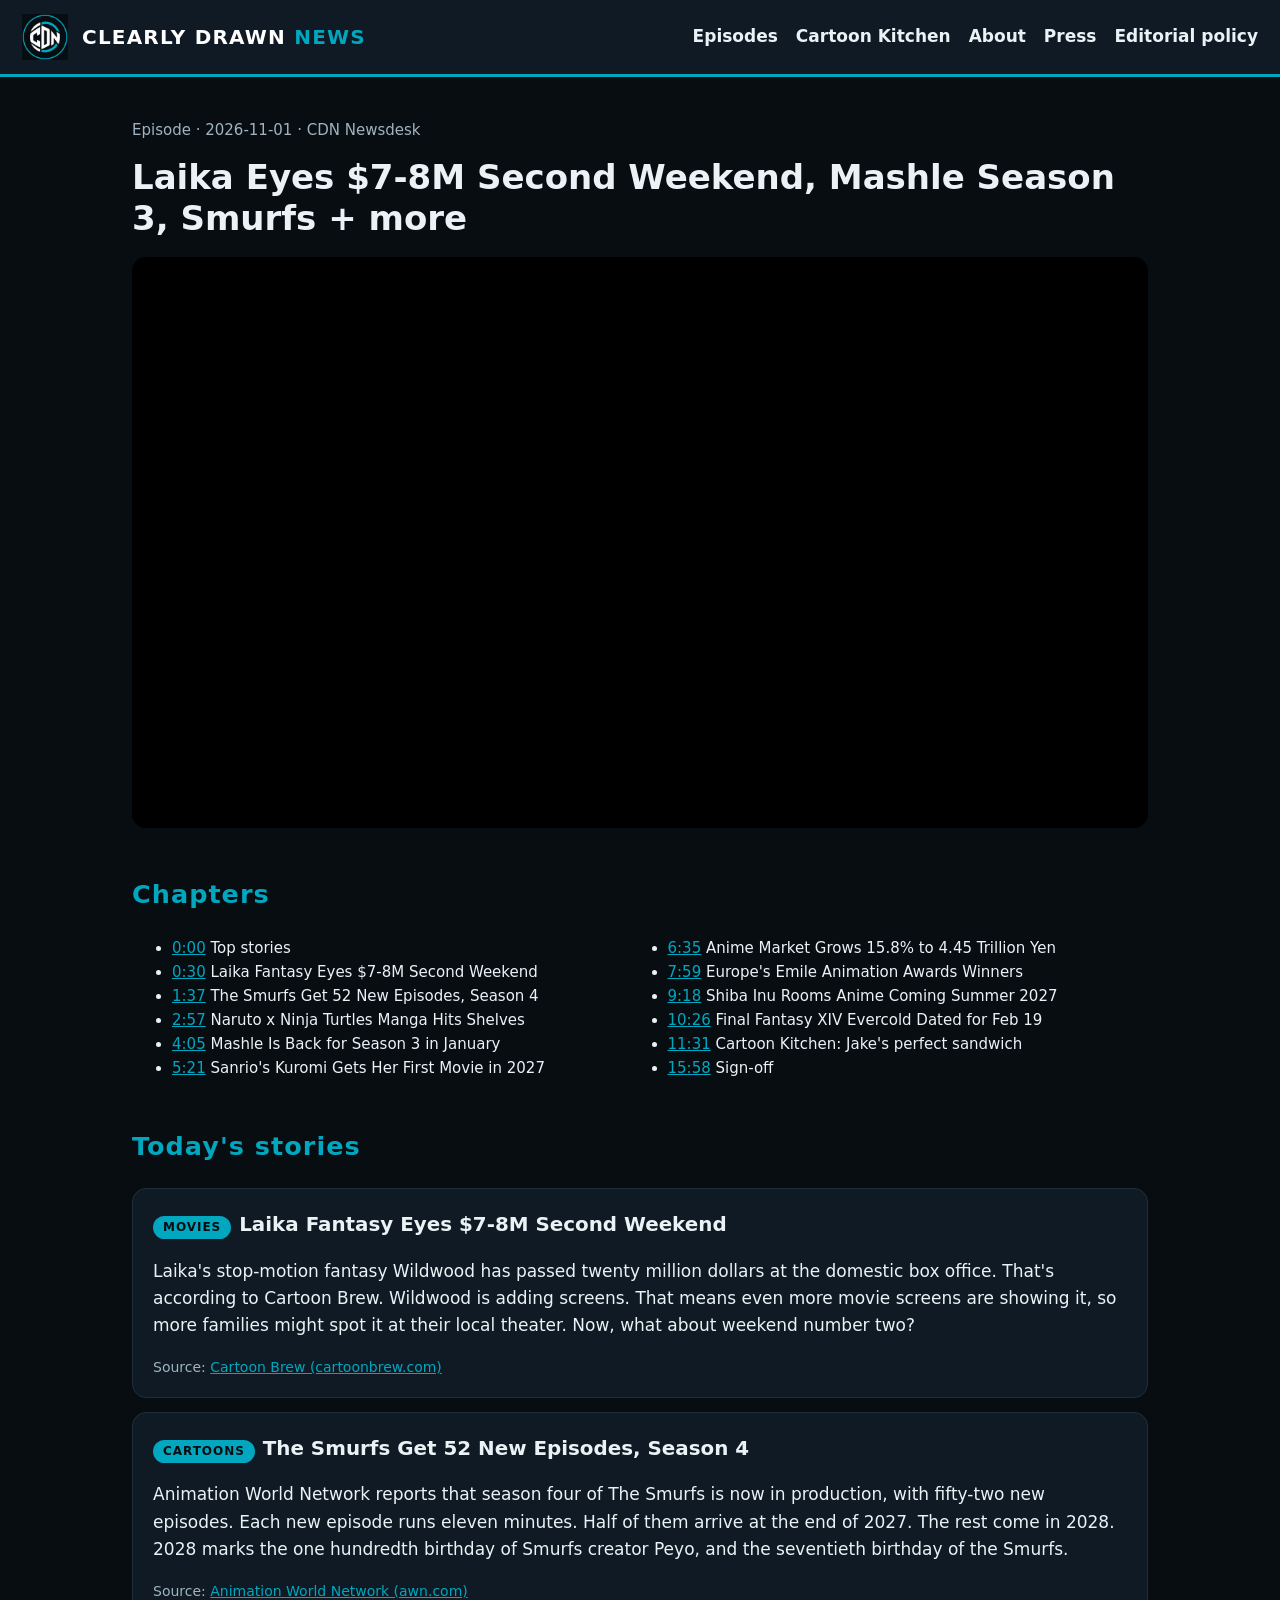
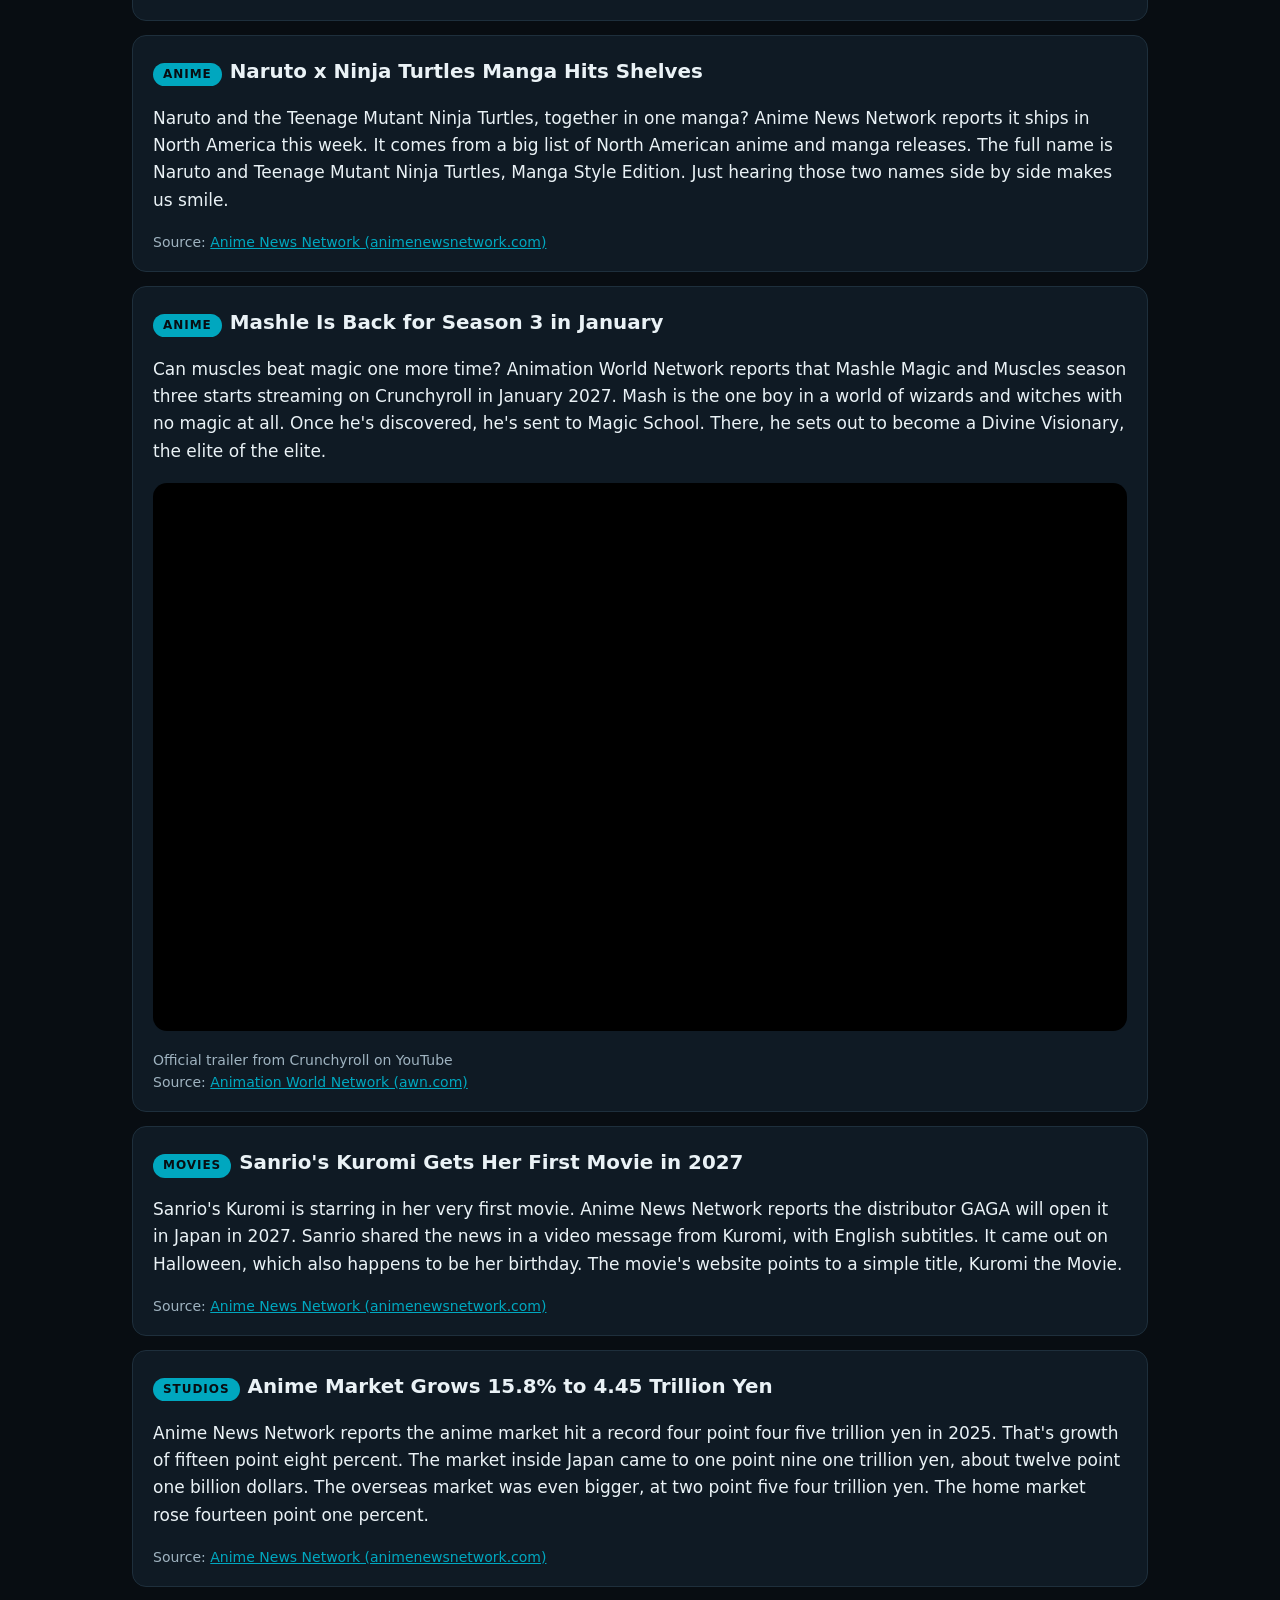
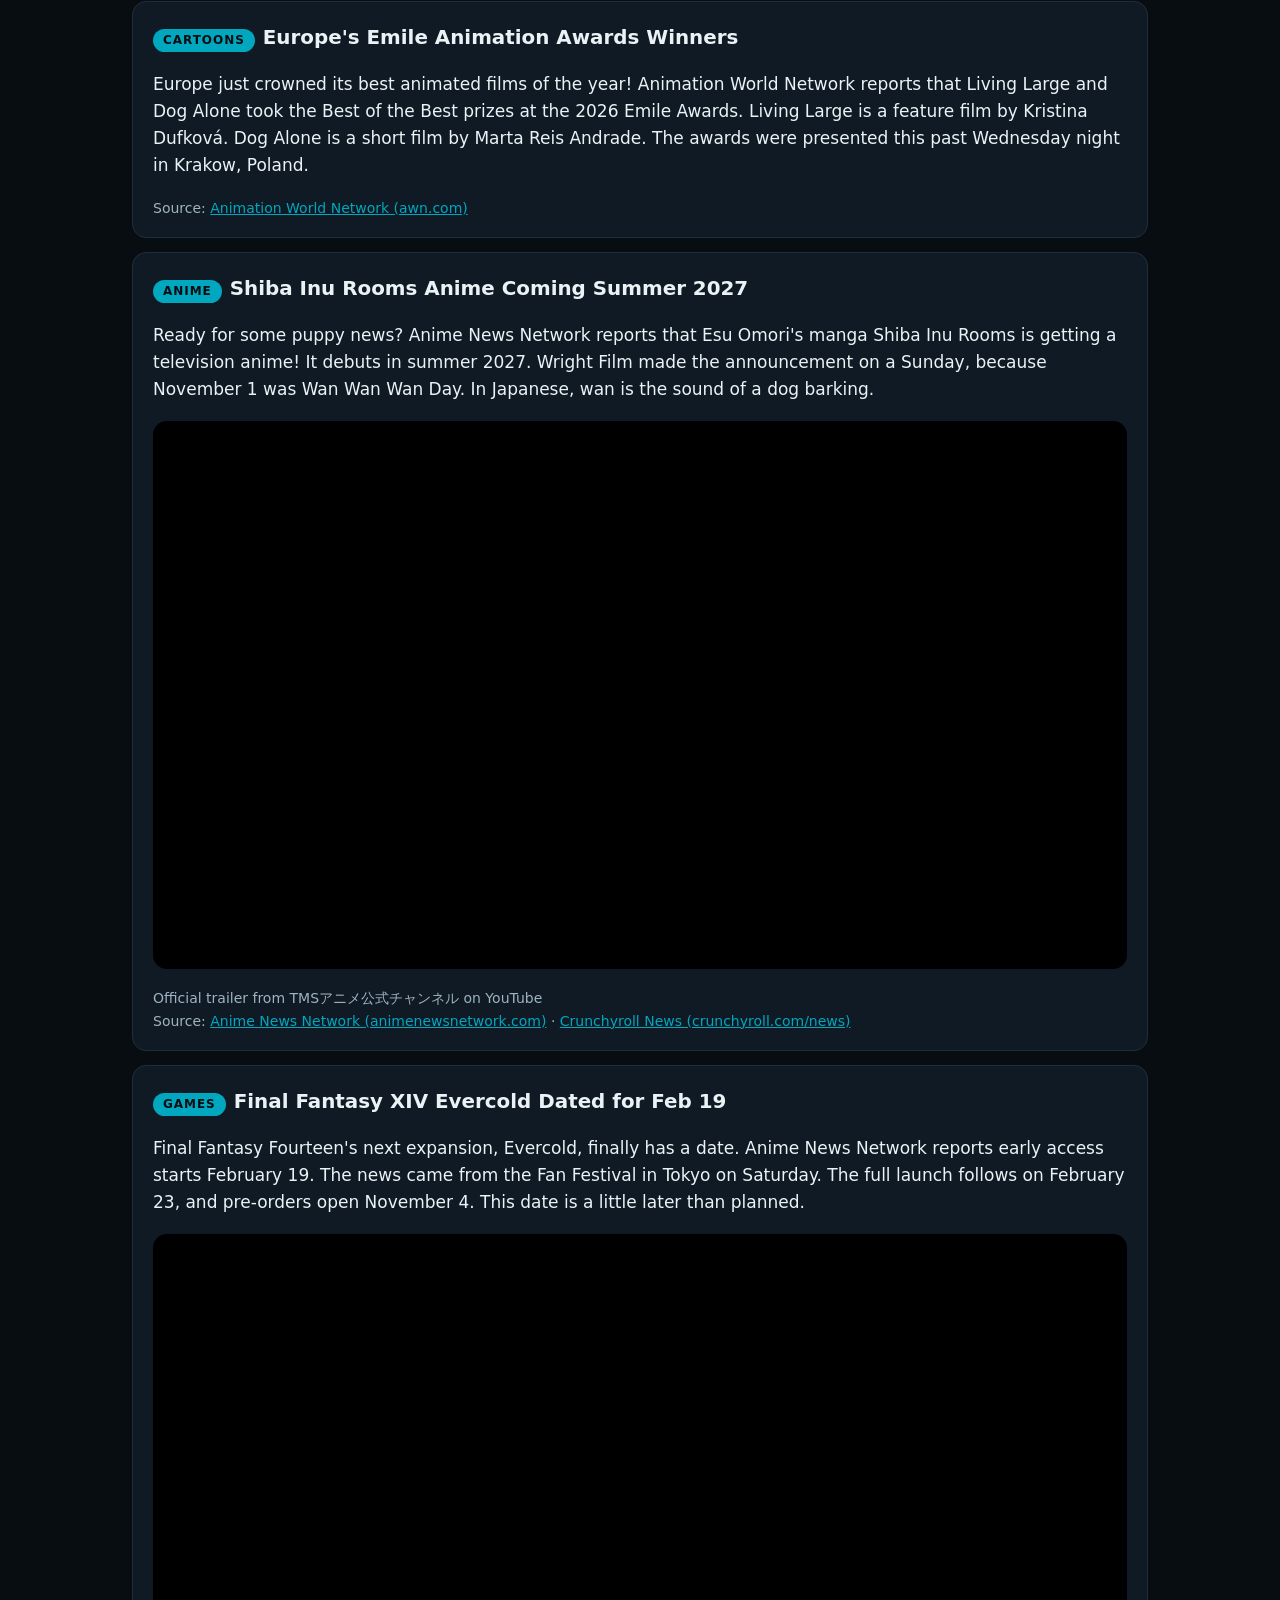
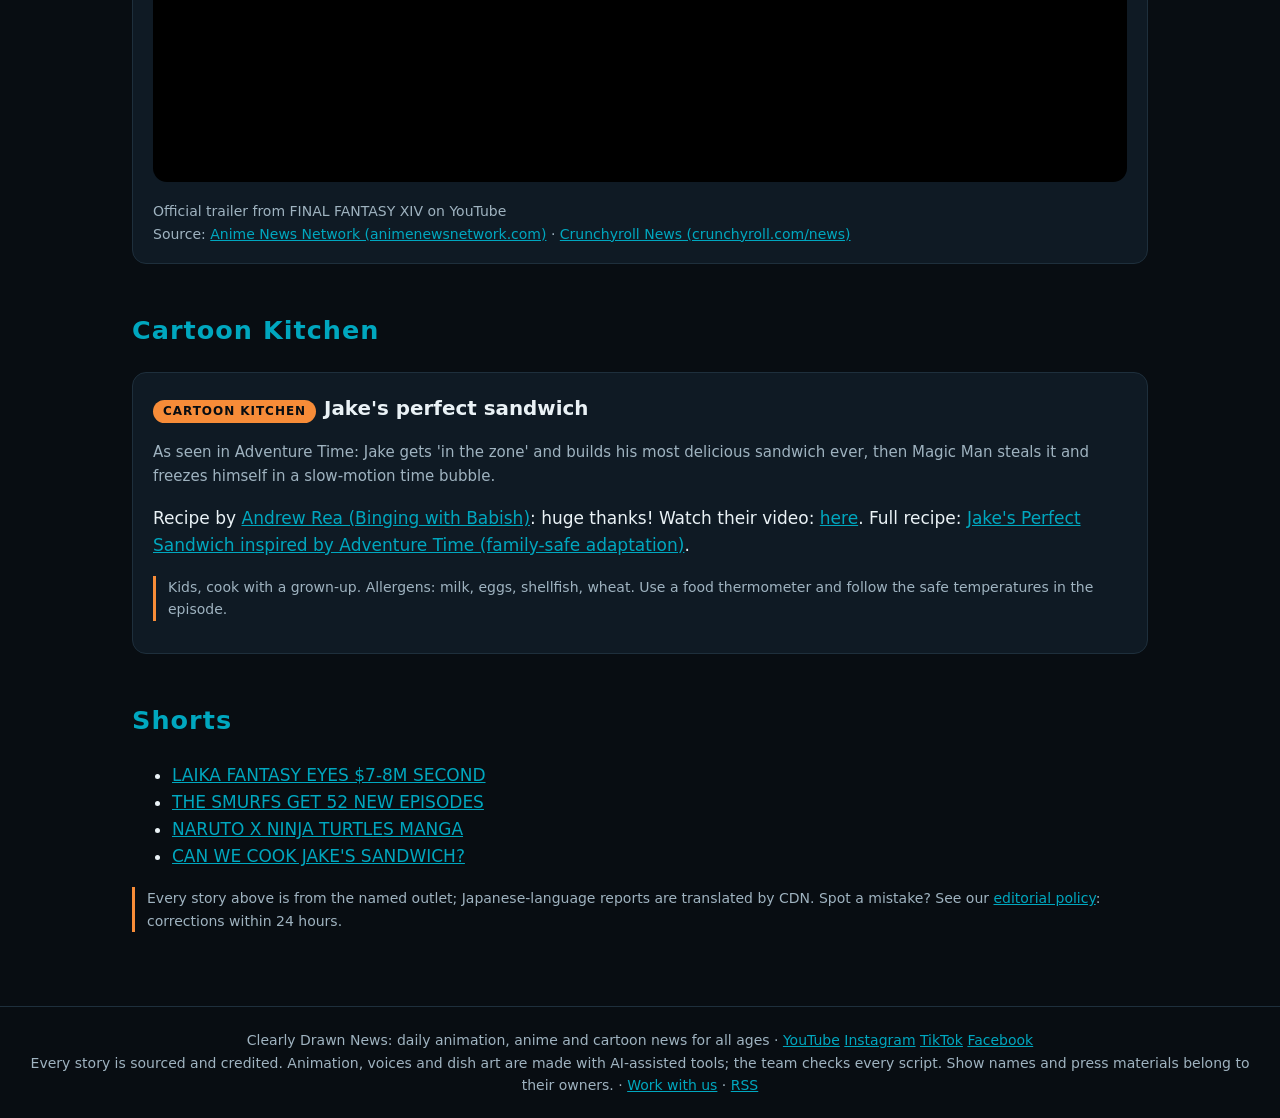
<file: episodes/news-2026-11-01.html>
<!doctype html><html lang="en"><head><meta charset="utf-8">
<meta name="viewport" content="width=device-width,initial-scale=1">
<title>Laika Eyes $7-8M Second Weekend, Mashle Season 3, Smurfs + more | Clearly Drawn News</title><meta name="description" content="Laika&#x27;s stop-motion fantasy eyes a seven to eight million dollar second weekend, The Smurfs get fifty-two new episodes for Season 4, and Mashle returns for Season 3 in January. We ">
<meta property="og:title" content="Laika Eyes $7-8M Second Weekend, Mashle Season 3, Smurfs + more | Clearly Drawn News"><meta property="og:description" content="Laika&#x27;s stop-motion fantasy eyes a seven to eight million dollar second weekend, The Smurfs get fifty-two new episodes for Season 4, and Mashle returns for Season 3 in January. We ">
<meta property="og:image" content="https://snapwave333.github.io/clearlydrawnnews/assets/banner.jpg"><meta name="twitter:card" content="summary_large_image">
<link rel="icon" href="../assets/logo.png"><link rel="alternate" type="application/rss+xml" title="Clearly Drawn News" href="../feed.xml">
<link rel="stylesheet" href="../assets/site.css"></head><body>
<header><img src="../assets/logo.png" alt="CDN logo"><a class="name" href="../index.html">CLEARLY DRAWN <span>NEWS</span></a>
<nav><a href="../index.html">Episodes</a><a href="../kitchen.html">Cartoon Kitchen</a><a href="../about.html">About</a>
<a href="../press.html">Press</a><a href="../editorial.html">Editorial policy</a></nav></header>
<main><p class="meta">Episode · 2026-11-01 · CDN Newsdesk</p><h1>Laika Eyes $7-8M Second Weekend, Mashle Season 3, Smurfs + more</h1>
<div class="video"><iframe src="https://www.youtube-nocookie.com/embed/JKHJPXpmWRI" title="Laika Eyes $7-8M Second Weekend, Mashle Season 3, Smurfs + more"
allow="accelerometer; encrypted-media; gyroscope; picture-in-picture" allowfullscreen loading="lazy"></iframe></div>
<h2>Chapters</h2><ul class="chapters"><li><a href="https://youtu.be/JKHJPXpmWRI?t=0" rel="noopener">0:00</a> Top stories</li><li><a href="https://youtu.be/JKHJPXpmWRI?t=30" rel="noopener">0:30</a> Laika Fantasy Eyes $7-8M Second Weekend</li><li><a href="https://youtu.be/JKHJPXpmWRI?t=97" rel="noopener">1:37</a> The Smurfs Get 52 New Episodes, Season 4</li><li><a href="https://youtu.be/JKHJPXpmWRI?t=177" rel="noopener">2:57</a> Naruto x Ninja Turtles Manga Hits Shelves</li><li><a href="https://youtu.be/JKHJPXpmWRI?t=245" rel="noopener">4:05</a> Mashle Is Back for Season 3 in January</li><li><a href="https://youtu.be/JKHJPXpmWRI?t=321" rel="noopener">5:21</a> Sanrio&#x27;s Kuromi Gets Her First Movie in 2027</li><li><a href="https://youtu.be/JKHJPXpmWRI?t=395" rel="noopener">6:35</a> Anime Market Grows 15.8% to 4.45 Trillion Yen</li><li><a href="https://youtu.be/JKHJPXpmWRI?t=479" rel="noopener">7:59</a> Europe&#x27;s Emile Animation Awards Winners</li><li><a href="https://youtu.be/JKHJPXpmWRI?t=558" rel="noopener">9:18</a> Shiba Inu Rooms Anime Coming Summer 2027</li><li><a href="https://youtu.be/JKHJPXpmWRI?t=626" rel="noopener">10:26</a> Final Fantasy XIV Evercold Dated for Feb 19</li><li><a href="https://youtu.be/JKHJPXpmWRI?t=691" rel="noopener">11:31</a> Cartoon Kitchen: Jake&#x27;s perfect sandwich</li><li><a href="https://youtu.be/JKHJPXpmWRI?t=958" rel="noopener">15:58</a> Sign-off</li></ul>
<h2>Today's stories</h2><div class="card"><h3><span class="tag">MOVIES</span>Laika Fantasy Eyes $7-8M Second Weekend</h3><p>Laika&#x27;s stop-motion fantasy Wildwood has passed twenty million dollars at the domestic box office. That&#x27;s according to Cartoon Brew. Wildwood is adding screens. That means even more movie screens are showing it, so more families might spot it at their local theater. Now, what about weekend number two?</p><div class="src">Source: <a href="https://www.cartoonbrew.com/box-office-report/wildwood-laika-fathom-entertainment-268797.html" rel="noopener nofollow">Cartoon Brew (cartoonbrew.com)</a></div></div><div class="card"><h3><span class="tag">CARTOONS</span>The Smurfs Get 52 New Episodes, Season 4</h3><p>Animation World Network reports that season four of The Smurfs is now in production, with fifty-two new episodes. Each new episode runs eleven minutes. Half of them arrive at the end of 2027. The rest come in 2028. 2028 marks the one hundredth birthday of Smurfs creator Peyo, and the seventieth birthday of the Smurfs.</p><div class="src">Source: <a href="https://www.awn.com/news/smurfs-gets-52-new-episodes-season-4-now-production" rel="noopener nofollow">Animation World Network (awn.com)</a></div></div><div class="card"><h3><span class="tag">ANIME</span>Naruto x Ninja Turtles Manga Hits Shelves</h3><p>Naruto and the Teenage Mutant Ninja Turtles, together in one manga? Anime News Network reports it ships in North America this week. It comes from a big list of North American anime and manga releases. The full name is Naruto and Teenage Mutant Ninja Turtles, Manga Style Edition. Just hearing those two names side by side makes us smile.</p><div class="src">Source: <a href="https://www.animenewsnetwork.com/news/2026-10-30/north-american-anime-manga-releases-october-25-31/.243223" rel="noopener nofollow">Anime News Network (animenewsnetwork.com)</a></div></div><div class="card"><h3><span class="tag">ANIME</span>Mashle Is Back for Season 3 in January</h3><p>Can muscles beat magic one more time? Animation World Network reports that Mashle Magic and Muscles season three starts streaming on Crunchyroll in January 2027. Mash is the one boy in a world of wizards and witches with no magic at all. Once he&#x27;s discovered, he&#x27;s sent to Magic School. There, he sets out to become a Divine Visionary, the elite of the elite.</p><div class="video"><iframe src="https://www.youtube-nocookie.com/embed/RBZQCHzX2wY" title="MASHLE: MAGIC AND MUSCLES The Tri-Magicathlon Divine Visionary Final Exam Arc | Official Trailer" loading="lazy" allowfullscreen></iframe></div><div class="src">Official trailer from Crunchyroll on YouTube</div><div class="src">Source: <a href="https://www.awn.com/news/more-muscles-over-magic-mashle-season-3-arrives" rel="noopener nofollow">Animation World Network (awn.com)</a></div></div><div class="card"><h3><span class="tag">MOVIES</span>Sanrio&#x27;s Kuromi Gets Her First Movie in 2027</h3><p>Sanrio&#x27;s Kuromi is starring in her very first movie. Anime News Network reports the distributor GAGA will open it in Japan in 2027. Sanrio shared the news in a video message from Kuromi, with English subtitles. It came out on Halloween, which also happens to be her birthday. The movie&#x27;s website points to a simple title, Kuromi the Movie.</p><div class="src">Source: <a href="https://www.animenewsnetwork.com/news/2026-10-30/sanrio-kuromi-character-gets-1st-film-in-2027/.243372" rel="noopener nofollow">Anime News Network (animenewsnetwork.com)</a></div></div><div class="card"><h3><span class="tag">STUDIOS</span>Anime Market Grows 15.8% to 4.45 Trillion Yen</h3><p>Anime News Network reports the anime market hit a record four point four five trillion yen in 2025. That&#x27;s growth of fifteen point eight percent. The market inside Japan came to one point nine one trillion yen, about twelve point one billion dollars. The overseas market was even bigger, at two point five four trillion yen. The home market rose fourteen point one percent.</p><div class="src">Source: <a href="https://www.animenewsnetwork.com/news/2026-10-30/anime-market-grew-15.8-percent-to-record-4.45-trillion-yen-in-2025/.243366" rel="noopener nofollow">Anime News Network (animenewsnetwork.com)</a></div></div><div class="card"><h3><span class="tag">CARTOONS</span>Europe&#x27;s Emile Animation Awards Winners</h3><p>Europe just crowned its best animated films of the year! Animation World Network reports that Living Large and Dog Alone took the Best of the Best prizes at the 2026 Emile Awards. Living Large is a feature film by Kristina Dufková. Dog Alone is a short film by Marta Reis Andrade. The awards were presented this past Wednesday night in Krakow, Poland.</p><div class="src">Source: <a href="https://www.awn.com/news/living-large-and-dog-alone-named-europes-best-2026-emile-awards" rel="noopener nofollow">Animation World Network (awn.com)</a></div></div><div class="card"><h3><span class="tag">ANIME</span>Shiba Inu Rooms Anime Coming Summer 2027</h3><p>Ready for some puppy news? Anime News Network reports that Esu Omori&#x27;s manga Shiba Inu Rooms is getting a television anime! It debuts in summer 2027. Wright Film made the announcement on a Sunday, because November 1 was Wan Wan Wan Day. In Japanese, wan is the sound of a dog barking.</p><div class="video"><iframe src="https://www.youtube-nocookie.com/embed/0wbcheQlF-w" title="TVアニメ『シバつき物件』アニメ化決定PV│SHIBAINU ROOMS | Anime Announcement Trailer (2026)" loading="lazy" allowfullscreen></iframe></div><div class="src">Official trailer from TMSアニメ公式チャンネル on YouTube</div><div class="src">Source: <a href="https://www.animenewsnetwork.com/news/2026-10-31/shiba-inu-rooms-manga-gets-tv-anime-in-summer-2027/.243404" rel="noopener nofollow">Anime News Network (animenewsnetwork.com)</a> · <a href="https://crunchyroll.com/news/latest/2026/11/1/shiba-inu-rooms-anime-adaptation-announced-for-summer-2027" rel="noopener nofollow">Crunchyroll News (crunchyroll.com/news)</a></div></div><div class="card"><h3><span class="tag">GAMES</span>Final Fantasy XIV Evercold Dated for Feb 19</h3><p>Final Fantasy Fourteen&#x27;s next expansion, Evercold, finally has a date. Anime News Network reports early access starts February 19. The news came from the Fan Festival in Tokyo on Saturday. The full launch follows on February 23, and pre-orders open November 4. This date is a little later than planned.</p><div class="video"><iframe src="https://www.youtube-nocookie.com/embed/8mN8N5O5ru0" title="FINAL FANTASY XIV: Evercold | Full Trailer | Launches February 23, 2027" loading="lazy" allowfullscreen></iframe></div><div class="src">Official trailer from FINAL FANTASY XIV on YouTube</div><div class="src">Source: <a href="https://www.animenewsnetwork.com/news/2026-10-31/final-fantasy-xiv-game-reveals-february-19-early-access-date-for-evercold-expansion-new-job-zephyr/.243380" rel="noopener nofollow">Anime News Network (animenewsnetwork.com)</a> · <a href="https://crunchyroll.com/news/latest/2026/10/31/final-fantasy-xiv-evercold-february-23-2027-release-date-zephyr-ranged-job" rel="noopener nofollow">Crunchyroll News (crunchyroll.com/news)</a></div></div>
<h2>Cartoon Kitchen</h2><div class="card kitchen"><h3><span class="tag">CARTOON KITCHEN</span>Jake&#x27;s perfect sandwich</h3><p class="meta">As seen in Adventure Time: Jake gets &#x27;in the zone&#x27; and builds his most delicious sandwich ever, then Magic Man steals it and freezes himself in a slow-motion time bubble.</p><p>Recipe by <a href="https://www.babi.sh/recipes/adventure-time-sandwich" rel="noopener">Andrew Rea (Binging with Babish)</a>: huge thanks! Watch their video: <a href="https://www.youtube.com/watch?v=HsxBw6ls7Z0" rel="noopener">here</a>. Full recipe: <a href="https://www.babi.sh/recipes/adventure-time-sandwich" rel="noopener">Jake&#x27;s Perfect Sandwich inspired by Adventure Time (family-safe adaptation)</a>.</p><p class="notice">Kids, cook with a grown-up. Allergens: milk, eggs, shellfish, wheat. Use a food thermometer and follow the safe temperatures in the episode.</p></div>
<h2>Shorts</h2><ul><li><a href="https://youtube.com/shorts/qJQqIX2N1A0" rel="noopener">LAIKA FANTASY EYES $7-8M SECOND</a></li><li><a href="https://youtube.com/shorts/LUWWRyGxGww" rel="noopener">THE SMURFS GET 52 NEW EPISODES</a></li><li><a href="https://youtube.com/shorts/5g-0mSG0rfU" rel="noopener">NARUTO X NINJA TURTLES MANGA</a></li><li><a href="https://youtube.com/shorts/v2uHWGgNNXI" rel="noopener">CAN WE COOK JAKE&#x27;S SANDWICH?</a></li></ul>
<p class="notice">Every story above is from the named outlet; Japanese-language reports are translated by CDN. Spot a
mistake? See our <a href="../editorial.html">editorial policy</a>: corrections within 24 hours.</p></main>
<footer>Clearly Drawn News: daily animation, anime and cartoon news for all ages · <a href="https://www.youtube.com/@ClearlyDrawnNews" rel="noopener">YouTube</a> <a href="https://www.instagram.com/snapwave/" rel="noopener">Instagram</a> <a href="https://www.tiktok.com/@clearlydrawnlessons" rel="noopener">TikTok</a> <a href="https://www.facebook.com/profile.php?id=61596142346335" rel="noopener">Facebook</a><br>
Every story is sourced and credited. Animation, voices and dish art are made with AI-assisted tools; the team checks
every script. Show names and press materials belong to their owners. · <a href="../sponsor.html">Work with us</a> ·
<a href="../feed.xml">RSS</a></footer>
</body></html>
</file>
<file: assets/site.css>
:root{--navy:#080D12;--panel:#0F1A24;--cyan:#00A7BF;--orange:#F78C38;--cream:#FFDB9E;--text:#EAF2F6;--dim:#9FB3C0}
*{box-sizing:border-box}body{margin:0;background:var(--navy);color:var(--text);font:17px/1.6 "Segoe UI",system-ui,sans-serif}
a{color:var(--cyan)}a:hover{color:var(--cream)}
header{display:flex;align-items:center;gap:14px;padding:14px 22px;border-bottom:3px solid var(--cyan);background:var(--panel)}
header img{width:46px;height:46px}header .name{font-weight:900;letter-spacing:.06em;font-size:20px;color:#fff;text-decoration:none}
header .name span{color:var(--cyan)}header nav{margin-left:auto;display:flex;gap:18px;flex-wrap:wrap}
header nav a{color:var(--text);text-decoration:none;font-weight:600}header nav a:hover{color:var(--cyan)}
.hero{position:relative}.hero img{width:100%;max-height:420px;object-fit:cover;display:block}
main{max-width:1060px;margin:0 auto;padding:26px 22px 60px}
h1{font-size:34px;line-height:1.2;margin:.2em 0}h2{color:var(--cyan);letter-spacing:.04em;margin-top:1.8em}
.meta{color:var(--dim);font-size:15px}
.video{position:relative;padding-top:56.25%;border-radius:14px;overflow:hidden;background:#000;margin:18px 0}
.video iframe{position:absolute;inset:0;width:100%;height:100%;border:0}
.card{background:var(--panel);border:1px solid #1E2F3C;border-radius:14px;padding:18px 20px;margin:14px 0}
.card h3{margin:.1em 0 .3em}.tag{display:inline-block;background:var(--cyan);color:var(--navy);font-weight:800;
font-size:12px;letter-spacing:.08em;border-radius:20px;padding:2px 10px;margin-right:8px}
.kitchen .tag{background:var(--orange)}.src{font-size:14px;color:var(--dim)}
.grid{display:grid;grid-template-columns:repeat(auto-fill,minmax(300px,1fr));gap:16px}
.chapters{columns:2;font-size:15px}@media(max-width:700px){.chapters{columns:1}h1{font-size:26px}}
.cast{display:flex;gap:18px;align-items:flex-end;flex-wrap:wrap}.cast img{height:220px}
footer{border-top:1px solid #1E2F3C;color:var(--dim);font-size:14px;padding:22px;text-align:center}
.notice{font-size:14px;color:var(--dim);border-left:3px solid var(--orange);padding-left:12px}
</file>
